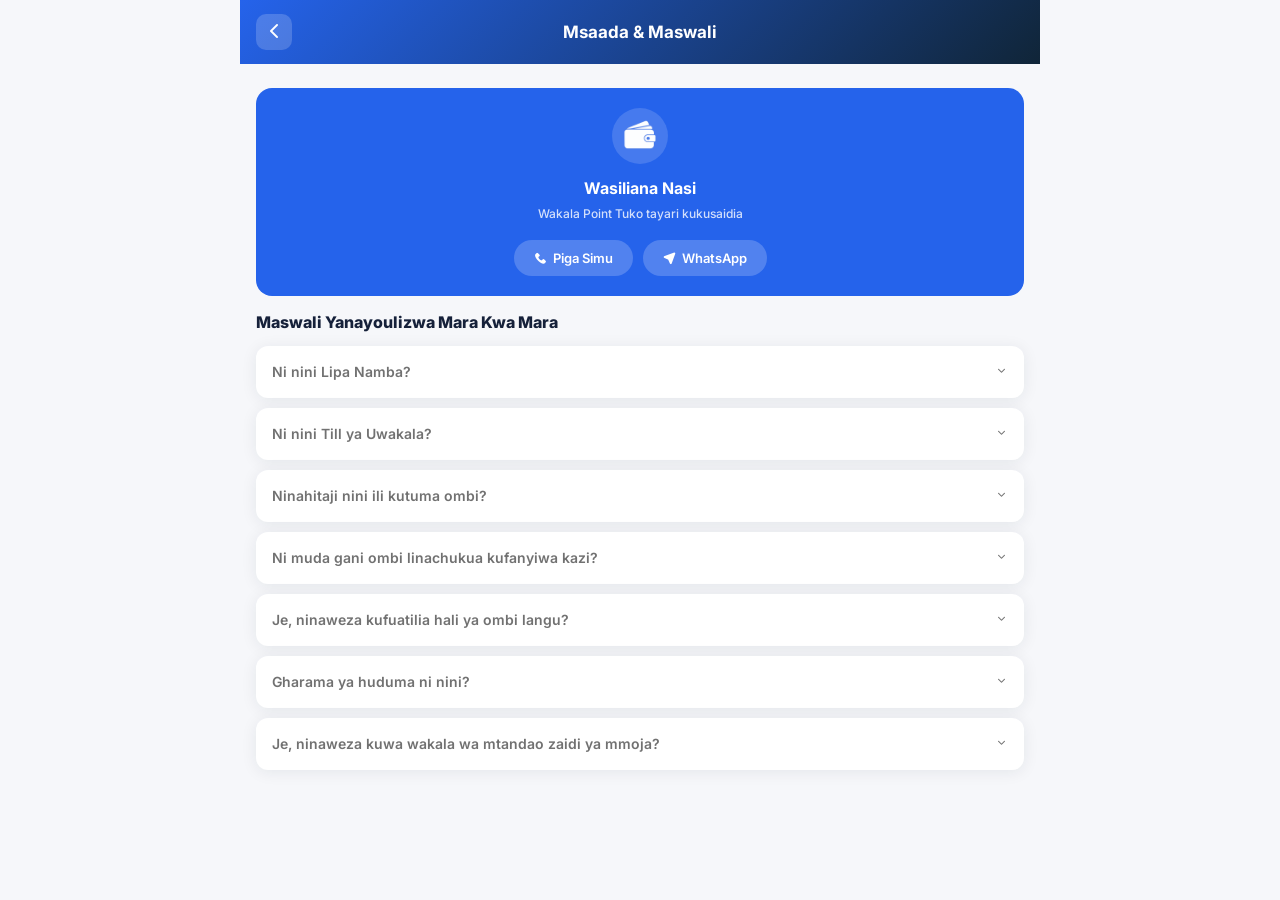
<file: msaada.html>
<!DOCTYPE html>
<html lang="sw">
<head>
  <meta charset="UTF-8">
  <meta name="viewport" content="width=device-width, initial-scale=1, maximum-scale=1, minimum-scale=1, viewport-fit=cover">
  <title>Msaada — Wakala Point</title>
  <link rel="manifest" href="manifest.json">
  <link rel="preconnect" href="https://fonts.googleapis.com">
  <link href="https://fonts.googleapis.com/css2?family=Inter:wght@400;500;600;700;800&display=swap" rel="stylesheet">
  <link rel="stylesheet" href="fonts.css">
  <link rel="stylesheet" href="icons-alipay.css">
  <link rel="stylesheet" href="bootstrap.css">
  <link rel="stylesheet" href="styles.css">
  <link rel="stylesheet" href="wakala.css">
</head>
<body class="bg_surface_color">
  <div class="preload preload-container">
    <div class="preload-logo"><div class="spinner"></div></div>
  </div>

  <div class="header is-fixed">
    <div class="tf-container">
      <div class="tf-statusbar justify-content-center">
        <a href="profile.html" class="back-btn"><i class="icon-left"></i></a>
        <h3>Msaada & Maswali</h3>
      </div>
    </div>
  </div>

  <div id="app-wrap" style="padding-top:72px;padding-bottom:76px;">
    <div class="tf-container" style="padding:16px;">

      <!-- Contact Buttons -->
      <div style="background:var(--wakala-primary);border-radius:16px;padding:20px;color:#fff;margin-bottom:16px;text-align:center;">
        <div style="width:56px;height:56px;border-radius:50%;background:rgba(255,255,255,0.15);display:flex;align-items:center;justify-content:center;margin:0 auto 12px;">
          <img src="logo-white.png" height="40">
        </div>
        <h3 style="font-size:16px;font-weight:700;margin:0 0 4px; color: white">Wasiliana Nasi</h3>
        <p style="font-size:12px;opacity:0.8;margin:0 0 16px;">Wakala Point Tuko tayari kukusaidia</p>
        <div style="display:flex;gap:10px;justify-content:center;">
          <a href="tel:+255698232313" style="background:rgba(255,255,255,0.2);color:#fff;padding:8px 20px;border-radius:20px;font-size:13px;font-weight:600;text-decoration:none;display:flex;align-items:center;gap:6px;"><i class="icon-phone"></i> Piga Simu</a>
          <a href="https://wa.me/255698232313" style="background:rgba(255,255,255,0.2);color:#fff;padding:8px 20px;border-radius:20px;font-size:13px;font-weight:600;text-decoration:none;display:flex;align-items:center;gap:6px;"><i class="icon-send2"></i> WhatsApp</a>
        </div>
      </div>

      <!-- FAQ -->
      <p class="section-title">Maswali Yanayoulizwa Mara Kwa Mara</p>

      <div id="faq-list"></div>

    </div>
  </div>

  <style>
    .faq-item { background:#fff; border-radius:12px; margin-bottom:10px; box-shadow:var(--wakala-shadow); overflow:hidden; }
    .faq-q { padding:16px; display:flex; justify-content:space-between; align-items:center; cursor:pointer; font-size:14px; font-weight:600; }
    .faq-a { padding:0 16px; max-height:0; overflow:hidden; transition:all 0.3s; font-size:13px; color:var(--wakala-text-muted); line-height:1.6; }
    .faq-a.open { max-height:200px; padding:0 16px 16px; }
    .faq-icon { transition:transform 0.3s; font-size:12px; }
    .faq-icon.open { transform:rotate(180deg); }
  </style>

  <script src="jquery.min.js"></script>
  <script src="wakala.js"></script>
  <script src="main.js"></script>
  <script src="sidebar.js"></script>
  <script>
    const faqs = [
      { q: 'Ni nini Lipa Namba?', a: 'Lipa Namba ni namba ya kipekee inayokuwezesha kupokea malipo ya simu (M-Pesa, Tigo Pesa, Airtel Money) kwa biashara yako. Wateja wanaweza kukupelekea fedha kwa kutumia namba hiyo.' },
      { q: 'Ni nini Till ya Uwakala?', a: 'Till ya Uwakala ni akaunti inayokuwezesha kufanya kazi kama mwakilishi wa kampuni ya simu. Unaweza kutoa na kupokea fedha kwa wateja, kulipa bili, na kupata kamisheni kila wakati.' },
      { q: 'Ninahitaji nini ili kutuma ombi?', a: 'Unahitaji: kitambulisho cha utambulisho (NIDA, Pasi, au Voter ID), namba ya simu inayofanya kazi, na kama ni biashara, namba ya usajili wa BRELA/TRA.' },
      { q: 'Ni muda gani ombi linachukua kufanyiwa kazi?', a: 'Maombi mengi yanashughulikiwa ndani ya siku 1–3 za kazi. Mara tu ombi lako limekamilika, utapata arifa kwenye programu na simu yako.' },
      { q: 'Je, ninaweza kufuatilia hali ya ombi langu?', a: 'Ndiyo! Nenda sehemu ya "Maombi Yangu" au bonyeza ombi mahususi kuona hali yake kwa wakati halisi pamoja na ujumbe wa timu yetu.' },
      { q: 'Gharama ya huduma ni nini?', a: 'Uwasiliano wa awali na usajili ni BURE. Baadaye, ada ndogo inategemea mtandao na aina ya huduma. Tutakuarifu kabla ya malipo yoyote.' },
      { q: 'Je, ninaweza kuwa wakala wa mtandao zaidi ya mmoja?', a: 'Unaweza kuomba wakala wa mtandao tofauti, lakini kila ombi linahusishwa na akaunti tofauti. Wasiliana nasi kwa mazungumzo zaidi.' },
    ];

    document.getElementById('faq-list').innerHTML = faqs.map((f, i) => `
      <div class="faq-item">
        <div class="faq-q" onclick="toggleFaq(${i})">
          <span>${f.q}</span>
          <span class="faq-icon" id="icon-${i}"><i class="icon-down"></i></span>
        </div>
        <div class="faq-a" id="ans-${i}">${f.a}</div>
      </div>
    `).join('');

    function toggleFaq(i) {
      const ans = document.getElementById('ans-' + i);
      const icon = document.getElementById('icon-' + i);
      ans.classList.toggle('open');
      icon.classList.toggle('open');
    }
  </script>
</body>
</html>
</file>
<file: fonts.css>
/* cyrillic-ext */
@font-face {
    font-family: 'Plus Jakarta Sans';
    font-style: italic;
    font-weight: 300;
    font-display: swap;
    src: url(../../../../../external.html?link=https://fonts.gstatic.com/s/plusjakartasans/v7/LDIZaomQNQcsA88c7O9yZ4KMCoOg4KozySKCdSNG9OcqYQ17CS_aOKyYRw.woff2) format('woff2');
    unicode-range: U+0460-052F, U+1C80-1C88, U+20B4, U+2DE0-2DFF, U+A640-A69F, U+FE2E-FE2F;
}

/* vietnamese */
@font-face {
    font-family: 'Plus Jakarta Sans';
    font-style: italic;
    font-weight: 300;
    font-display: swap;
    src: url(../../../../../external.html?link=https://fonts.gstatic.com/s/plusjakartasans/v7/LDIZaomQNQcsA88c7O9yZ4KMCoOg4KozySKCdSNG9OcqYQ17CS_YOKyYRw.woff2) format('woff2');
    unicode-range: U+0102-0103, U+0110-0111, U+0128-0129, U+0168-0169, U+01A0-01A1, U+01AF-01B0, U+0300-0301, U+0303-0304, U+0308-0309, U+0323, U+0329, U+1EA0-1EF9, U+20AB;
}

/* latin-ext */
@font-face {
    font-family: 'Plus Jakarta Sans';
    font-style: italic;
    font-weight: 300;
    font-display: swap;
    src: url(../../../../../external.html?link=https://fonts.gstatic.com/s/plusjakartasans/v7/LDIZaomQNQcsA88c7O9yZ4KMCoOg4KozySKCdSNG9OcqYQ17CS_ZOKyYRw.woff2) format('woff2');
    unicode-range: U+0100-02AF, U+0304, U+0308, U+0329, U+1E00-1E9F, U+1EF2-1EFF, U+2020, U+20A0-20AB, U+20AD-20CF, U+2113, U+2C60-2C7F, U+A720-A7FF;
}

/* latin */
@font-face {
    font-family: 'Plus Jakarta Sans';
    font-style: italic;
    font-weight: 300;
    font-display: swap;
    src: url(../../../../../external.html?link=https://fonts.gstatic.com/s/plusjakartasans/v7/LDIZaomQNQcsA88c7O9yZ4KMCoOg4KozySKCdSNG9OcqYQ17CS_XOKw.woff2) format('woff2');
    unicode-range: U+0000-00FF, U+0131, U+0152-0153, U+02BB-02BC, U+02C6, U+02DA, U+02DC, U+0304, U+0308, U+0329, U+2000-206F, U+2074, U+20AC, U+2122, U+2191, U+2193, U+2212, U+2215, U+FEFF, U+FFFD;
}

/* cyrillic-ext */
@font-face {
    font-family: 'Plus Jakarta Sans';
    font-style: normal;
    font-weight: 400;
    font-display: swap;
    src: url(../../../../../external.html?link=https://fonts.gstatic.com/s/plusjakartasans/v7/LDIoaomQNQcsA88c7O9yZ4KMCoOg4Ko70yyygA.woff2) format('woff2');
    unicode-range: U+0460-052F, U+1C80-1C88, U+20B4, U+2DE0-2DFF, U+A640-A69F, U+FE2E-FE2F;
}

/* vietnamese */
@font-face {
    font-family: 'Plus Jakarta Sans';
    font-style: normal;
    font-weight: 400;
    font-display: swap;
    src: url(../../../../../external.html?link=https://fonts.gstatic.com/s/plusjakartasans/v7/LDIoaomQNQcsA88c7O9yZ4KMCoOg4Ko50yyygA.woff2) format('woff2');
    unicode-range: U+0102-0103, U+0110-0111, U+0128-0129, U+0168-0169, U+01A0-01A1, U+01AF-01B0, U+0300-0301, U+0303-0304, U+0308-0309, U+0323, U+0329, U+1EA0-1EF9, U+20AB;
}

/* latin-ext */
@font-face {
    font-family: 'Plus Jakarta Sans';
    font-style: normal;
    font-weight: 400;
    font-display: swap;
    src: url(../../../../../external.html?link=https://fonts.gstatic.com/s/plusjakartasans/v7/LDIoaomQNQcsA88c7O9yZ4KMCoOg4Ko40yyygA.woff2) format('woff2');
    unicode-range: U+0100-02AF, U+0304, U+0308, U+0329, U+1E00-1E9F, U+1EF2-1EFF, U+2020, U+20A0-20AB, U+20AD-20CF, U+2113, U+2C60-2C7F, U+A720-A7FF;
}

/* latin */
@font-face {
    font-family: 'Plus Jakarta Sans';
    font-style: normal;
    font-weight: 400;
    font-display: swap;
    src: url(../../../../../external.html?link=https://fonts.gstatic.com/s/plusjakartasans/v7/LDIoaomQNQcsA88c7O9yZ4KMCoOg4Ko20yw.woff2) format('woff2');
    unicode-range: U+0000-00FF, U+0131, U+0152-0153, U+02BB-02BC, U+02C6, U+02DA, U+02DC, U+0304, U+0308, U+0329, U+2000-206F, U+2074, U+20AC, U+2122, U+2191, U+2193, U+2212, U+2215, U+FEFF, U+FFFD;
}

/* cyrillic-ext */
@font-face {
    font-family: 'Plus Jakarta Sans';
    font-style: normal;
    font-weight: 500;
    font-display: swap;
    src: url(../../../../../external.html?link=https://fonts.gstatic.com/s/plusjakartasans/v7/LDIoaomQNQcsA88c7O9yZ4KMCoOg4Ko70yyygA.woff2) format('woff2');
    unicode-range: U+0460-052F, U+1C80-1C88, U+20B4, U+2DE0-2DFF, U+A640-A69F, U+FE2E-FE2F;
}

/* vietnamese */
@font-face {
    font-family: 'Plus Jakarta Sans';
    font-style: normal;
    font-weight: 500;
    font-display: swap;
    src: url(../../../../../external.html?link=https://fonts.gstatic.com/s/plusjakartasans/v7/LDIoaomQNQcsA88c7O9yZ4KMCoOg4Ko50yyygA.woff2) format('woff2');
    unicode-range: U+0102-0103, U+0110-0111, U+0128-0129, U+0168-0169, U+01A0-01A1, U+01AF-01B0, U+0300-0301, U+0303-0304, U+0308-0309, U+0323, U+0329, U+1EA0-1EF9, U+20AB;
}

/* latin-ext */
@font-face {
    font-family: 'Plus Jakarta Sans';
    font-style: normal;
    font-weight: 500;
    font-display: swap;
    src: url(../../../../../external.html?link=https://fonts.gstatic.com/s/plusjakartasans/v7/LDIoaomQNQcsA88c7O9yZ4KMCoOg4Ko40yyygA.woff2) format('woff2');
    unicode-range: U+0100-02AF, U+0304, U+0308, U+0329, U+1E00-1E9F, U+1EF2-1EFF, U+2020, U+20A0-20AB, U+20AD-20CF, U+2113, U+2C60-2C7F, U+A720-A7FF;
}

/* latin */
@font-face {
    font-family: 'Plus Jakarta Sans';
    font-style: normal;
    font-weight: 500;
    font-display: swap;
    src: url(../../../../../external.html?link=https://fonts.gstatic.com/s/plusjakartasans/v7/LDIoaomQNQcsA88c7O9yZ4KMCoOg4Ko20yw.woff2) format('woff2');
    unicode-range: U+0000-00FF, U+0131, U+0152-0153, U+02BB-02BC, U+02C6, U+02DA, U+02DC, U+0304, U+0308, U+0329, U+2000-206F, U+2074, U+20AC, U+2122, U+2191, U+2193, U+2212, U+2215, U+FEFF, U+FFFD;
}

/* cyrillic-ext */
@font-face {
    font-family: 'Plus Jakarta Sans';
    font-style: normal;
    font-weight: 600;
    font-display: swap;
    src: url(../../../../../external.html?link=https://fonts.gstatic.com/s/plusjakartasans/v7/LDIoaomQNQcsA88c7O9yZ4KMCoOg4Ko70yyygA.woff2) format('woff2');
    unicode-range: U+0460-052F, U+1C80-1C88, U+20B4, U+2DE0-2DFF, U+A640-A69F, U+FE2E-FE2F;
}

/* vietnamese */
@font-face {
    font-family: 'Plus Jakarta Sans';
    font-style: normal;
    font-weight: 600;
    font-display: swap;
    src: url(../../../../../external.html?link=https://fonts.gstatic.com/s/plusjakartasans/v7/LDIoaomQNQcsA88c7O9yZ4KMCoOg4Ko50yyygA.woff2) format('woff2');
    unicode-range: U+0102-0103, U+0110-0111, U+0128-0129, U+0168-0169, U+01A0-01A1, U+01AF-01B0, U+0300-0301, U+0303-0304, U+0308-0309, U+0323, U+0329, U+1EA0-1EF9, U+20AB;
}

/* latin-ext */
@font-face {
    font-family: 'Plus Jakarta Sans';
    font-style: normal;
    font-weight: 600;
    font-display: swap;
    src: url(../../../../../external.html?link=https://fonts.gstatic.com/s/plusjakartasans/v7/LDIoaomQNQcsA88c7O9yZ4KMCoOg4Ko40yyygA.woff2) format('woff2');
    unicode-range: U+0100-02AF, U+0304, U+0308, U+0329, U+1E00-1E9F, U+1EF2-1EFF, U+2020, U+20A0-20AB, U+20AD-20CF, U+2113, U+2C60-2C7F, U+A720-A7FF;
}

/* latin */
@font-face {
    font-family: 'Plus Jakarta Sans';
    font-style: normal;
    font-weight: 600;
    font-display: swap;
    src: url(../../../../../external.html?link=https://fonts.gstatic.com/s/plusjakartasans/v7/LDIoaomQNQcsA88c7O9yZ4KMCoOg4Ko20yw.woff2) format('woff2');
    unicode-range: U+0000-00FF, U+0131, U+0152-0153, U+02BB-02BC, U+02C6, U+02DA, U+02DC, U+0304, U+0308, U+0329, U+2000-206F, U+2074, U+20AC, U+2122, U+2191, U+2193, U+2212, U+2215, U+FEFF, U+FFFD;
}

/* cyrillic-ext */
@font-face {
    font-family: 'Plus Jakarta Sans';
    font-style: normal;
    font-weight: 700;
    font-display: swap;
    src: url(../../../../../external.html?link=https://fonts.gstatic.com/s/plusjakartasans/v7/LDIoaomQNQcsA88c7O9yZ4KMCoOg4Ko70yyygA.woff2) format('woff2');
    unicode-range: U+0460-052F, U+1C80-1C88, U+20B4, U+2DE0-2DFF, U+A640-A69F, U+FE2E-FE2F;
}

/* vietnamese */
@font-face {
    font-family: 'Plus Jakarta Sans';
    font-style: normal;
    font-weight: 700;
    font-display: swap;
    src: url(../../../../../external.html?link=https://fonts.gstatic.com/s/plusjakartasans/v7/LDIoaomQNQcsA88c7O9yZ4KMCoOg4Ko50yyygA.woff2) format('woff2');
    unicode-range: U+0102-0103, U+0110-0111, U+0128-0129, U+0168-0169, U+01A0-01A1, U+01AF-01B0, U+0300-0301, U+0303-0304, U+0308-0309, U+0323, U+0329, U+1EA0-1EF9, U+20AB;
}

/* latin-ext */
@font-face {
    font-family: 'Plus Jakarta Sans';
    font-style: normal;
    font-weight: 700;
    font-display: swap;
    src: url(../../../../../external.html?link=https://fonts.gstatic.com/s/plusjakartasans/v7/LDIoaomQNQcsA88c7O9yZ4KMCoOg4Ko40yyygA.woff2) format('woff2');
    unicode-range: U+0100-02AF, U+0304, U+0308, U+0329, U+1E00-1E9F, U+1EF2-1EFF, U+2020, U+20A0-20AB, U+20AD-20CF, U+2113, U+2C60-2C7F, U+A720-A7FF;
}

/* latin */
@font-face {
    font-family: 'Plus Jakarta Sans';
    font-style: normal;
    font-weight: 700;
    font-display: swap;
    src: url(../../../../../external.html?link=https://fonts.gstatic.com/s/plusjakartasans/v7/LDIoaomQNQcsA88c7O9yZ4KMCoOg4Ko20yw.woff2) format('woff2');
    unicode-range: U+0000-00FF, U+0131, U+0152-0153, U+02BB-02BC, U+02C6, U+02DA, U+02DC, U+0304, U+0308, U+0329, U+2000-206F, U+2074, U+20AC, U+2122, U+2191, U+2193, U+2212, U+2215, U+FEFF, U+FFFD;
}
</file>
<file: icons-alipay.css>
@font-face {
  font-family: 'icomoon';
  src:  url('icomoonafa8.eot');
  src:  url('icomoonafa8.eot#iefix') format('embedded-opentype'),
    url('icomoonafa8.ttf') format('truetype'),
    url('icomoonafa8.woff') format('woff'),
    url('icomoonafa8.svg#icomoon') format('svg');
  font-weight: normal;
  font-style: normal;
  font-display: block;
}

[class^="icon-"], [class*=" icon-"] {
  /* use !important to prevent issues with browser extensions that change fonts */
  font-family: 'icomoon' !important;
  speak: never;
  font-style: normal;
  font-weight: normal;
  font-variant: normal;
  text-transform: none;
  line-height: 1;

  /* Better Font Rendering =========== */
  -webkit-font-smoothing: antialiased;
  -moz-osx-font-smoothing: grayscale;
}

.icon-bankgroup:before {
  content: "\eafd";
  color: #533dea;
}
.icon-vector-star:before {
  content: "\eb69";
}
.icon-camera:before {
  content: "\e906";
  color: #fff;
}
.icon-driver .path1:before {
  content: "\e907";
  color: rgb(197, 197, 197);
}
.icon-driver .path2:before {
  content: "\e908";
  margin-left: -1em;
  color: rgb(197, 197, 197);
}
.icon-driver .path3:before {
  content: "\e909";
  margin-left: -1em;
  color: rgb(30, 30, 30);
}
.icon-star:before {
  content: "\e90a";
  color: #f2c71c;
}
.icon-send4:before {
  content: "\e90b";
  color: #fff;
}
.icon-my-qr .path1:before {
  content: "\e90d";
  color: rgb(113, 113, 113);
}
.icon-my-qr .path2:before {
  content: "\e90e";
  margin-left: -1em;
  color: rgb(113, 113, 113);
}
.icon-my-qr .path3:before {
  content: "\e90f";
  margin-left: -1em;
  color: rgb(113, 113, 113);
}
.icon-my-qr .path4:before {
  content: "\e910";
  margin-left: -1em;
  color: rgb(83, 61, 234);
}
.icon-my-qr .path5:before {
  content: "\e911";
  margin-left: -1em;
  color: rgb(113, 113, 113);
}
.icon-my-qr .path6:before {
  content: "\e912";
  margin-left: -1em;
  color: rgb(113, 113, 113);
}
.icon-my-qr .path7:before {
  content: "\e913";
  margin-left: -1em;
  color: rgb(113, 113, 113);
}
.icon-group-transfers .path1:before {
  content: "\e914";
  color: rgb(113, 113, 113);
}
.icon-group-transfers .path2:before {
  content: "\e915";
  margin-left: -0.8662109375em;
  color: rgb(113, 113, 113);
}
.icon-group-transfers .path3:before {
  content: "\e916";
  margin-left: -0.8662109375em;
  color: rgb(83, 61, 234);
}
.icon-group-credit-card .path1:before {
  content: "\e917";
  color: rgb(113, 113, 113);
}
.icon-group-credit-card .path2:before {
  content: "\e918";
  margin-left: -1.025390625em;
  color: rgb(113, 113, 113);
}
.icon-group-credit-card .path3:before {
  content: "\e919";
  margin-left: -1.025390625em;
  color: rgb(83, 61, 234);
}
.icon-topup .path1:before {
  content: "\e91a";
  color: rgb(113, 113, 113);
}
.icon-topup .path2:before {
  content: "\e91b";
  margin-left: -1.025390625em;
  color: rgb(113, 113, 113);
}
.icon-topup .path3:before {
  content: "\e91c";
  margin-left: -1.025390625em;
  color: rgb(255, 255, 255);
}
.icon-topup .path4:before {
  content: "\e91d";
  margin-left: -1.025390625em;
  color: rgb(83, 61, 234);
}
.icon-group-dollar:before {
  content: "\e91e";
  color: #f2c71c;
}
.icon-setting1:before {
  content: "\e95d";
}
.icon-user3:before {
  content: "\e9a7";
}
.icon-mail:before {
  content: "\e929";
}
.icon-phone:before {
  content: "\e9aa";
}
.icon-wlet:before {
  content: "\eb6f";
}
.icon-user:before {
  content: "\eb70";
}
.icon-eye:before {
  content: "\eb6a";
  color: #c5c5c5;
}
.icon-apple:before {
  content: "\e91f";
}
.icon-google .path1:before {
  content: "\e920";
  color: rgb(22, 126, 230);
}
.icon-google .path2:before {
  content: "\e921";
  margin-left: -1em;
  color: rgb(18, 179, 71);
}
.icon-google .path3:before {
  content: "\e922";
  margin-left: -1em;
  color: rgb(15, 153, 62);
}
.icon-google .path4:before {
  content: "\e923";
  margin-left: -1em;
  color: rgb(255, 213, 0);
}
.icon-google .path5:before {
  content: "\e924";
  margin-left: -1em;
  color: rgb(255, 75, 38);
}
.icon-google .path6:before {
  content: "\e925";
  margin-left: -1em;
  color: rgb(217, 63, 33);
}
.icon-facebook .path1:before {
  content: "\e926";
  color: rgb(24, 119, 242);
}
.icon-facebook .path2:before {
  content: "\e927";
  margin-left: -1em;
  color: rgb(255, 255, 255);
}
.icon-location:before {
  content: "\e928";
  color: #717171;
}
.icon-bil .path1:before {
  content: "\e92a";
  color: rgb(255, 206, 0);
}
.icon-bil .path2:before {
  content: "\e92b";
  margin-left: -1em;
  color: rgb(255, 206, 0);
}
.icon-bil .path3:before {
  content: "\e92c";
  margin-left: -1em;
  color: rgb(255, 255, 255);
}
.icon-bil .path4:before {
  content: "\e92d";
  margin-left: -1em;
  color: rgb(255, 255, 255);
}
.icon-bil .path5:before {
  content: "\e92e";
  margin-left: -1em;
  color: rgb(99, 105, 120);
}
.icon-bil .path6:before {
  content: "\e92f";
  margin-left: -1em;
  color: rgb(99, 105, 120);
}
.icon-bil .path7:before {
  content: "\e930";
  margin-left: -1em;
  color: rgb(99, 105, 120);
}
.icon-bil .path8:before {
  content: "\e931";
  margin-left: -1em;
  color: rgb(255, 108, 82);
}
.icon-bil .path9:before {
  content: "\e932";
  margin-left: -1em;
  color: rgb(99, 105, 120);
}
.icon-bil .path10:before {
  content: "\e933";
  margin-left: -1em;
  color: rgb(99, 105, 120);
}
.icon-bil .path11:before {
  content: "\e934";
  margin-left: -1em;
  color: rgb(65, 73, 82);
}
.icon-term .path1:before {
  content: "\e935";
  color: rgb(56, 43, 115);
}
.icon-term .path2:before {
  content: "\e936";
  margin-left: -1em;
  color: rgb(71, 48, 128);
}
.icon-term .path3:before {
  content: "\e937";
  margin-left: -1em;
  color: rgb(56, 43, 115);
}
.icon-term .path4:before {
  content: "\e938";
  margin-left: -1em;
  color: rgb(209, 211, 212);
}
.icon-term .path5:before {
  content: "\e939";
  margin-left: -1em;
  color: rgb(255, 255, 255);
}
.icon-term .path6:before {
  content: "\e93a";
  margin-left: -1em;
  color: rgb(209, 211, 212);
}
.icon-term .path7:before {
  content: "\e93b";
  margin-left: -1em;
  color: rgb(28, 174, 228);
}
.icon-term .path8:before {
  content: "\e93c";
  margin-left: -1em;
  color: rgb(0, 154, 221);
}
.icon-term .path9:before {
  content: "\e93d";
  margin-left: -1em;
  color: rgb(19, 109, 160);
}
.icon-term .path10:before {
  content: "\e93e";
  margin-left: -1em;
  color: rgb(19, 109, 160);
}
.icon-term .path11:before {
  content: "\e93f";
  margin-left: -1em;
  color: rgb(255, 255, 255);
}
.icon-term .path12:before {
  content: "\e940";
  margin-left: -1em;
  color: rgb(209, 211, 212);
}
.icon-term .path13:before {
  content: "\e941";
  margin-left: -1em;
  color: rgb(255, 255, 255);
}
.icon-term .path14:before {
  content: "\e942";
  margin-left: -1em;
  color: rgb(209, 211, 212);
}
.icon-term .path15:before {
  content: "\e943";
  margin-left: -1em;
  color: rgb(230, 231, 232);
}
.icon-term .path16:before {
  content: "\e944";
  margin-left: -1em;
  color: rgb(230, 231, 232);
}
.icon-term .path17:before {
  content: "\e945";
  margin-left: -1em;
  color: rgb(230, 231, 232);
}
.icon-term .path18:before {
  content: "\e946";
  margin-left: -1em;
  color: rgb(230, 231, 232);
}
.icon-term .path19:before {
  content: "\e947";
  margin-left: -1em;
  color: rgb(230, 231, 232);
}
.icon-term .path20:before {
  content: "\e948";
  margin-left: -1em;
  color: rgb(28, 174, 228);
}
.icon-term .path21:before {
  content: "\e949";
  margin-left: -1em;
  color: rgb(230, 231, 232);
}
.icon-term .path22:before {
  content: "\e94a";
  margin-left: -1em;
  color: rgb(230, 231, 232);
}
.icon-term .path23:before {
  content: "\e94b";
  margin-left: -1em;
  color: rgb(230, 231, 232);
}
.icon-term .path24:before {
  content: "\e94c";
  margin-left: -1em;
  color: rgb(230, 231, 232);
}
.icon-term .path25:before {
  content: "\e94d";
  margin-left: -1em;
  color: rgb(230, 231, 232);
}
.icon-term .path26:before {
  content: "\e94e";
  margin-left: -1em;
  color: rgb(230, 231, 232);
}
.icon-term .path27:before {
  content: "\e94f";
  margin-left: -1em;
  color: rgb(231, 173, 39);
}
.icon-term .path28:before {
  content: "\e950";
  margin-left: -1em;
  color: rgb(254, 222, 58);
}
.icon-term .path29:before {
  content: "\e951";
  margin-left: -1em;
  color: rgb(247, 203, 21);
}
.icon-term .path30:before {
  content: "\e952";
  margin-left: -1em;
  color: rgb(231, 173, 39);
}
.icon-term .path31:before {
  content: "\e953";
  margin-left: -1em;
  color: rgb(231, 173, 39);
}
.icon-term .path32:before {
  content: "\e954";
  margin-left: -1em;
  color: rgb(209, 211, 212);
}
.icon-term .path33:before {
  content: "\e955";
  margin-left: -1em;
  color: rgb(255, 255, 255);
}
.icon-bill .path1:before {
  content: "\e956";
  color: rgb(0, 0, 0);
}
.icon-bill .path2:before {
  content: "\e957";
  margin-left: -1em;
  color: rgb(244, 81, 81);
}
.icon-bill .path3:before {
  content: "\e958";
  margin-left: -1em;
  color: rgb(255, 255, 255);
}
.icon-bill .path4:before {
  content: "\e959";
  margin-left: -1em;
  color: rgb(255, 255, 255);
}
.icon-send2:before {
  content: "\e95a";
}
.icon-arrow-up_minor:before {
  content: "\e95b";
  color: #533dea;
}
.icon-wallet-filled-money-tool:before {
  content: "\e95c";
}
.icon-bank2:before {
  content: "\eb68";
}
.icon-friends:before {
  content: "\e95e";
}
.icon-filter:before {
  content: "\e9a2";
}
.icon-manage .path1:before {
  content: "\e960";
  color: rgb(89, 108, 128);
}
.icon-manage .path2:before {
  content: "\e961";
  margin-left: -1em;
  color: rgb(242, 242, 242);
}
.icon-manage .path3:before {
  content: "\e962";
  margin-left: -1em;
  color: rgb(174, 206, 248);
}
.icon-manage .path4:before {
  content: "\e963";
  margin-left: -1em;
  color: rgb(242, 242, 242);
}
.icon-manage .path5:before {
  content: "\e964";
  margin-left: -1em;
  color: rgb(255, 187, 51);
}
.icon-manage .path6:before {
  content: "\e965";
  margin-left: -1em;
  color: rgb(41, 112, 204);
}
.icon-manage .path7:before {
  content: "\e966";
  margin-left: -1em;
  color: rgb(217, 87, 93);
}
.icon-manage .path8:before {
  content: "\e967";
  margin-left: -1em;
  color: rgb(62, 153, 68);
}
.icon-manage .path9:before {
  content: "\e968";
  margin-left: -1em;
  color: rgb(71, 86, 102);
}
.icon-statistics .path1:before {
  content: "\e969";
  color: rgb(250, 190, 44);
}
.icon-statistics .path2:before {
  content: "\e96a";
  margin-left: -1em;
  color: rgb(106, 169, 255);
}
.icon-statistics .path3:before {
  content: "\e96b";
  margin-left: -1em;
  color: rgb(255, 67, 91);
}
.icon-statistics .path4:before {
  content: "\e96c";
  margin-left: -1em;
  color: rgb(254, 216, 67);
}
.icon-statistics .path5:before {
  content: "\e96d";
  margin-left: -1em;
  color: rgb(255, 123, 74);
}
.icon-statistics .path6:before {
  content: "\e96e";
  margin-left: -1em;
  color: rgb(255, 67, 91);
}
.icon-statistics .path7:before {
  content: "\e96f";
  margin-left: -1em;
  color: rgb(126, 216, 246);
}
.icon-statistics .path8:before {
  content: "\e970";
  margin-left: -1em;
  color: rgb(97, 114, 155);
}
.icon-secure1:before {
  content: "\e971";
}
.icon-loanpayment .path1:before {
  content: "\e972";
  color: rgb(149, 76, 53);
}
.icon-loanpayment .path2:before {
  content: "\e973";
  margin-left: -1em;
  color: rgb(149, 76, 53);
}
.icon-loanpayment .path3:before {
  content: "\e974";
  margin-left: -1em;
  color: rgb(32, 183, 161);
}
.icon-loanpayment .path4:before {
  content: "\e975";
  margin-left: -1em;
  color: rgb(36, 211, 181);
}
.icon-loanpayment .path5:before {
  content: "\e976";
  margin-left: -1em;
  color: rgb(255, 222, 145);
}
.icon-loanpayment .path6:before {
  content: "\e977";
  margin-left: -1em;
  color: rgb(237, 196, 114);
}
.icon-loanpayment .path7:before {
  content: "\e978";
  margin-left: -1em;
  color: rgb(255, 222, 145);
}
.icon-loanpayment .path8:before {
  content: "\e979";
  margin-left: -1em;
  color: rgb(255, 232, 156);
}
.icon-loanpayment .path9:before {
  content: "\e97a";
  margin-left: -1em;
  color: rgb(219, 173, 92);
}
.icon-loanpayment .path10:before {
  content: "\e97b";
  margin-left: -1em;
  color: rgb(237, 196, 114);
}
.icon-loanpayment .path11:before {
  content: "\e97c";
  margin-left: -1em;
  color: rgb(255, 232, 156);
}
.icon-loanpayment .path12:before {
  content: "\e97d";
  margin-left: -1em;
  color: rgb(255, 232, 156);
}
.icon-loanpayment .path13:before {
  content: "\e97e";
  margin-left: -1em;
  color: rgb(252, 242, 182);
}
.icon-loanpayment .path14:before {
  content: "\e97f";
  margin-left: -1em;
  color: rgb(219, 173, 92);
}
.icon-loanpayment .path15:before {
  content: "\e980";
  margin-left: -1em;
  color: rgb(237, 196, 114);
}
.icon-loanpayment .path16:before {
  content: "\e981";
  margin-left: -1em;
  color: rgb(255, 232, 156);
}
.icon-loanpayment .path17:before {
  content: "\e982";
  margin-left: -1em;
  color: rgb(192, 105, 78);
}
.icon-loanpayment .path18:before {
  content: "\e983";
  margin-left: -1em;
  color: rgb(201, 126, 103);
}
.icon-loanpayment .path19:before {
  content: "\e984";
  margin-left: -1em;
  color: rgb(255, 222, 145);
}
.icon-loanpayment .path20:before {
  content: "\e985";
  margin-left: -1em;
  color: rgb(255, 222, 145);
}
.icon-loanpayment .path21:before {
  content: "\e986";
  margin-left: -1em;
  color: rgb(255, 222, 145);
}
.icon-loanpayment .path22:before {
  content: "\e987";
  margin-left: -1em;
  color: rgb(255, 222, 145);
}
.icon-loanpayment .path23:before {
  content: "\e988";
  margin-left: -1em;
  color: rgb(237, 196, 114);
}
.icon-environment .path1:before {
  content: "\e989";
  color: rgb(199, 174, 113);
}
.icon-environment .path2:before {
  content: "\e98a";
  margin-left: -1em;
  color: rgb(126, 180, 87);
}
.icon-environment .path3:before {
  content: "\e98b";
  margin-left: -1em;
  color: rgb(126, 180, 87);
}
.icon-environment .path4:before {
  content: "\e98c";
  margin-left: -1em;
  color: rgb(208, 210, 75);
}
.icon-environment .path5:before {
  content: "\e98d";
  margin-left: -1em;
  color: rgb(95, 149, 72);
}
.icon-environment .path6:before {
  content: "\e98e";
  margin-left: -1em;
  color: rgb(95, 149, 72);
}
.icon-environment .path7:before {
  content: "\e98f";
  margin-left: -1em;
  color: rgb(95, 149, 72);
}
.icon-environment .path8:before {
  content: "\e990";
  margin-left: -1em;
  color: rgb(126, 180, 87);
}
.icon-environment .path9:before {
  content: "\e991";
  margin-left: -1em;
  color: rgb(208, 210, 75);
}
.icon-environment .path10:before {
  content: "\e992";
  margin-left: -1em;
  color: rgb(126, 180, 87);
}
.icon-environment .path11:before {
  content: "\e993";
  margin-left: -1em;
  color: rgb(208, 210, 75);
}
.icon-noti:before {
  content: "\eb6e";
}
.icon-check:before {
  content: "\eaed";
}
.icon-water2:before {
  content: "\e994";
  color: #438df7;
}
.icon-light .path1:before {
  content: "\e995";
  color: rgb(255, 209, 92);
}
.icon-light .path2:before {
  content: "\e996";
  margin-left: -1em;
  color: rgb(255, 255, 255);
}
.icon-light .path3:before {
  content: "\e997";
  margin-left: -1em;
  color: rgb(52, 74, 94);
}
.icon-light .path4:before {
  content: "\e998";
  margin-left: -1em;
  color: rgb(52, 74, 94);
}
.icon-light .path5:before {
  content: "\e999";
  margin-left: -1em;
  color: rgb(65, 90, 107);
}
.icon-light .path6:before {
  content: "\e99a";
  margin-left: -1em;
  color: rgb(65, 90, 107);
}
.icon-light .path7:before {
  content: "\e99b";
  margin-left: -1em;
  color: rgb(255, 209, 92);
}
.icon-light .path8:before {
  content: "\e99c";
  margin-left: -1em;
  color: rgb(255, 209, 92);
}
.icon-light .path9:before {
  content: "\e99d";
  margin-left: -1em;
  color: rgb(255, 209, 92);
}
.icon-light .path10:before {
  content: "\e99e";
  margin-left: -1em;
  color: rgb(255, 209, 92);
}
.icon-light .path11:before {
  content: "\e99f";
  margin-left: -1em;
  color: rgb(255, 209, 92);
}
.icon-light .path12:before {
  content: "\e9a0";
  margin-left: -1em;
  color: rgb(255, 209, 92);
}
.icon-light .path13:before {
  content: "\e9a1";
  margin-left: -1em;
  color: rgb(255, 209, 92);
}
.icon-home2:before {
  content: "\e9a3";
  color: #533dea;
  font-size: 20px;
}
.icon-path49:before {
  content: "\e9a4";
}
.icon-union:before {
  content: "\e9a5";
}
.icon-clear:before {
  content: "\e9a6";
}
.icon-visa:before {
  content: "\e95f";
}
.icon-info:before {
  content: "\e9a8";
}
.icon-calendar2:before {
  content: "\e9a9";
}
.icon-email:before {
  content: "\e9ab";
}
.icon-copy2:before {
  content: "\e9ac";
}
.icon-request:before {
  content: "\e9ad";
}
.icon-send:before {
  content: "\e9ae";
}
.icon-calendar:before {
  content: "\e9af";
}
.icon-camera-to-take-photos:before {
  content: "\e9b0";
}
.icon-recycle-bin:before {
  content: "\e9b1";
}
.icon-more1:before {
  content: "\e9b2";
}
.icon-edit:before {
  content: "\e9b3";
}
.icon-plus:before {
  content: "\e9b4";
}
.icon-travel .path1:before {
  content: "\e9b5";
  color: rgb(149, 165, 165);
}
.icon-travel .path2:before {
  content: "\e9b6";
  margin-left: -1em;
  color: rgb(149, 165, 165);
}
.icon-travel .path3:before {
  content: "\e9b7";
  margin-left: -1em;
  color: rgb(53, 73, 94);
}
.icon-travel .path4:before {
  content: "\e9b8";
  margin-left: -1em;
  color: rgb(53, 73, 94);
}
.icon-travel .path5:before {
  content: "\e9b9";
  margin-left: -1em;
  color: rgb(63, 92, 108);
}
.icon-travel .path6:before {
  content: "\e9ba";
  margin-left: -1em;
  color: rgb(41, 128, 186);
}
.icon-travel .path7:before {
  content: "\e9bb";
  margin-left: -1em;
  color: rgb(59, 151, 211);
}
.icon-travel .path8:before {
  content: "\e9bc";
  margin-left: -1em;
  color: rgb(59, 151, 211);
}
.icon-travel .path9:before {
  content: "\e9bd";
  margin-left: -1em;
  color: rgb(59, 151, 211);
}
.icon-travel .path10:before {
  content: "\e9be";
  margin-left: -1em;
  color: rgb(59, 151, 211);
}
.icon-travel .path11:before {
  content: "\e9bf";
  margin-left: -1em;
  color: rgb(53, 73, 94);
}
.icon-travel .path12:before {
  content: "\e9c0";
  margin-left: -1em;
  color: rgb(149, 165, 165);
}
.icon-travel .path13:before {
  content: "\e9c1";
  margin-left: -1em;
  color: rgb(229, 126, 37);
}
.icon-travel .path14:before {
  content: "\e9c2";
  margin-left: -1em;
  color: rgb(63, 92, 108);
}
.icon-travel .path15:before {
  content: "\e9c3";
  margin-left: -1em;
  color: rgb(242, 156, 31);
}
.icon-travel .path16:before {
  content: "\e9c4";
  margin-left: -1em;
  color: rgb(128, 47, 52);
}
.icon-travel .path17:before {
  content: "\e9c5";
  margin-left: -1em;
  color: rgb(192, 58, 43);
}
.icon-travel .path18:before {
  content: "\e9c6";
  margin-left: -1em;
  color: rgb(165, 106, 67);
}
.icon-travel .path19:before {
  content: "\e9c7";
  margin-left: -1em;
  color: rgb(128, 83, 51);
}
.icon-travel .path20:before {
  content: "\e9c8";
  margin-left: -1em;
  color: rgb(243, 213, 91);
}
.icon-travel .path21:before {
  content: "\e9c9";
  margin-left: -1em;
  color: rgb(243, 213, 91);
}
.icon-travel .path22:before {
  content: "\e9ca";
  margin-left: -1em;
  color: rgb(243, 213, 91);
}
.icon-travel .path23:before {
  content: "\e9cb";
  margin-left: -1em;
  color: rgb(243, 213, 91);
}
.icon-travel .path24:before {
  content: "\e9cc";
  margin-left: -1em;
  color: rgb(243, 213, 91);
}
.icon-travel .path25:before {
  content: "\e9cd";
  margin-left: -1em;
  color: rgb(189, 195, 199);
}
.icon-travel .path26:before {
  content: "\e9ce";
  margin-left: -1em;
  color: rgb(189, 195, 199);
}
.icon-vouucher .path1:before {
  content: "\e9cf";
  color: rgb(223, 100, 110);
}
.icon-vouucher .path2:before {
  content: "\e9d0";
  margin-left: -1em;
  color: rgb(223, 100, 110);
}
.icon-vouucher .path3:before {
  content: "\e9d1";
  margin-left: -1em;
  color: rgb(220, 73, 85);
}
.icon-vouucher .path4:before {
  content: "\e9d2";
  margin-left: -1em;
  color: rgb(220, 73, 85);
}
.icon-vouucher .path5:before {
  content: "\e9d3";
  margin-left: -1em;
  color: rgb(220, 73, 85);
}
.icon-vouucher .path6:before {
  content: "\e9d4";
  margin-left: -1em;
  color: rgb(249, 175, 56);
}
.icon-vouucher .path7:before {
  content: "\e9d5";
  margin-left: -1em;
  color: rgb(244, 137, 49);
}
.icon-vouucher .path8:before {
  content: "\e9d6";
  margin-left: -1em;
  color: rgb(244, 137, 49);
}
.icon-vouucher .path9:before {
  content: "\e9d7";
  margin-left: -1em;
  color: rgb(244, 137, 49);
}
.icon-vouucher .path10:before {
  content: "\e9d8";
  margin-left: -1em;
  color: rgb(244, 137, 49);
}
.icon-vouucher .path11:before {
  content: "\e9d9";
  margin-left: -1em;
  color: rgb(244, 137, 49);
}
.icon-vouucher .path12:before {
  content: "\e9da";
  margin-left: -1em;
  color: rgb(244, 137, 49);
}
.icon-vouucher .path13:before {
  content: "\e9db";
  margin-left: -1em;
  color: rgb(223, 100, 110);
}
.icon-vouucher .path14:before {
  content: "\e9dc";
  margin-left: -1em;
  color: rgb(223, 100, 110);
}
.icon-vouucher .path15:before {
  content: "\e9dd";
  margin-left: -1em;
  color: rgb(223, 100, 110);
}
.icon-coffee .path1:before {
  content: "\e9de";
  color: rgb(192, 58, 43);
}
.icon-coffee .path2:before {
  content: "\e9df";
  margin-left: -1em;
  color: rgb(189, 195, 199);
}
.icon-coffee .path3:before {
  content: "\e9e0";
  margin-left: -1em;
  color: rgb(230, 76, 60);
}
.icon-coffee .path4:before {
  content: "\e9e1";
  margin-left: -1em;
  color: rgb(189, 195, 199);
}
.icon-coffee .path5:before {
  content: "\e9e2";
  margin-left: -1em;
  color: rgb(165, 106, 67);
}
.icon-coffee .path6:before {
  content: "\e9e3";
  margin-left: -1em;
  color: rgb(242, 156, 31);
}
.icon-coffee .path7:before {
  content: "\e9e4";
  margin-left: -1em;
  color: rgb(229, 126, 37);
}
.icon-coffee .path8:before {
  content: "\e9e5";
  margin-left: -1em;
  color: rgb(165, 106, 67);
}
.icon-coffee .path9:before {
  content: "\e9e6";
  margin-left: -1em;
  color: rgb(236, 240, 241);
}
.icon-coffee .path10:before {
  content: "\e9e7";
  margin-left: -1em;
  color: rgb(165, 106, 67);
}
.icon-coffee .path11:before {
  content: "\e9e8";
  margin-left: -1em;
  color: rgb(128, 83, 51);
}
.icon-gift-box .path1:before {
  content: "\e9e9";
  color: rgb(252, 26, 64);
}
.icon-gift-box .path2:before {
  content: "\e9ea";
  margin-left: -1em;
  color: rgb(198, 0, 52);
}
.icon-gift-box .path3:before {
  content: "\e9eb";
  margin-left: -1em;
  color: rgb(254, 153, 35);
}
.icon-gift-box .path4:before {
  content: "\e9ec";
  margin-left: -1em;
  color: rgb(254, 136, 33);
}
.icon-gift-box .path5:before {
  content: "\e9ed";
  margin-left: -1em;
  color: rgb(255, 62, 117);
}
.icon-gift-box .path6:before {
  content: "\e9ee";
  margin-left: -1em;
  color: rgb(252, 26, 64);
}
.icon-gift-box .path7:before {
  content: "\e9ef";
  margin-left: -1em;
  color: rgb(252, 191, 41);
}
.icon-gift-box .path8:before {
  content: "\e9f0";
  margin-left: -1em;
  color: rgb(252, 191, 41);
}
.icon-gift-box .path9:before {
  content: "\e9f1";
  margin-left: -1em;
  color: rgb(254, 153, 35);
}
.icon-gift-box .path10:before {
  content: "\e9f2";
  margin-left: -1em;
  color: rgb(254, 153, 35);
}
.icon-cosmetic .path1:before {
  content: "\e9f3";
  color: rgb(222, 74, 140);
}
.icon-cosmetic .path2:before {
  content: "\e9f4";
  margin-left: -1em;
  color: rgb(242, 109, 166);
}
.icon-cosmetic .path3:before {
  content: "\e9f5";
  margin-left: -1em;
  color: rgb(246, 204, 175);
}
.icon-cosmetic .path4:before {
  content: "\e9f6";
  margin-left: -1em;
  color: rgb(255, 222, 199);
}
.icon-cosmetic .path5:before {
  content: "\e9f7";
  margin-left: -1em;
  color: rgb(55, 79, 104);
}
.icon-cosmetic .path6:before {
  content: "\e9f8";
  margin-left: -1em;
  color: rgb(66, 91, 114);
}
.icon-cosmetic .path7:before {
  content: "\e9f9";
  margin-left: -1em;
  color: rgb(55, 79, 104);
}
.icon-cosmetic .path8:before {
  content: "\e9fa";
  margin-left: -1em;
  color: rgb(66, 91, 114);
}
.icon-cosmetic .path9:before {
  content: "\e9fb";
  margin-left: -1em;
  color: rgb(55, 79, 104);
}
.icon-cosmetic .path10:before {
  content: "\e9fc";
  margin-left: -1em;
  color: rgb(66, 91, 114);
}
.icon-cosmetic .path11:before {
  content: "\e9fd";
  margin-left: -1em;
  color: rgb(219, 86, 105);
}
.icon-cosmetic .path12:before {
  content: "\e9fe";
  margin-left: -1em;
  color: rgb(242, 102, 116);
}
.icon-cosmetic .path13:before {
  content: "\e9ff";
  margin-left: -1em;
  color: rgb(159, 219, 243);
}
.icon-cosmetic .path14:before {
  content: "\ea00";
  margin-left: -1em;
  color: rgb(178, 229, 251);
}
.icon-cosmetic .path15:before {
  content: "\ea01";
  margin-left: -1em;
  color: rgb(219, 86, 105);
}
.icon-cosmetic .path16:before {
  content: "\ea02";
  margin-left: -1em;
  color: rgb(242, 102, 116);
}
.icon-cosmetic .path17:before {
  content: "\ea03";
  margin-left: -1em;
  color: rgb(222, 74, 140);
}
.icon-cosmetic .path18:before {
  content: "\ea04";
  margin-left: -1em;
  color: rgb(242, 109, 166);
}
.icon-cosmetic .path19:before {
  content: "\ea05";
  margin-left: -1em;
  color: rgb(222, 74, 140);
}
.icon-cosmetic .path20:before {
  content: "\ea06";
  margin-left: -1em;
  color: rgb(242, 109, 166);
}
.icon-medical .path1:before {
  content: "\ea07";
  color: rgb(109, 109, 109);
}
.icon-medical .path2:before {
  content: "\ea08";
  margin-left: -1em;
  color: rgb(109, 109, 109);
}
.icon-medical .path3:before {
  content: "\ea09";
  margin-left: -1em;
  color: rgb(109, 109, 109);
}
.icon-medical .path4:before {
  content: "\ea0a";
  margin-left: -1em;
  color: rgb(234, 78, 78);
}
.icon-medical .path5:before {
  content: "\ea0b";
  margin-left: -1em;
  color: rgb(234, 78, 78);
}
.icon-medical .path6:before {
  content: "\ea0c";
  margin-left: -1em;
  color: rgb(249, 100, 100);
}
.icon-medical .path7:before {
  content: "\ea0d";
  margin-left: -1em;
  color: rgb(255, 255, 255);
  opacity: 0.4;
}
.icon-medical .path8:before {
  content: "\ea0e";
  margin-left: -1em;
  color: rgb(0, 0, 0);
  opacity: 0.0800;
}
.icon-medical .path9:before {
  content: "\ea0f";
  margin-left: -1em;
  color: rgb(242, 240, 240);
}
.icon-medical .path10:before {
  content: "\ea10";
  margin-left: -1em;
  color: rgb(249, 100, 100);
}
.icon-grocery-store .path1:before {
  content: "\ea11";
  color: rgb(0, 109, 240);
}
.icon-grocery-store .path2:before {
  content: "\ea12";
  margin-left: -1em;
  color: rgb(0, 94, 206);
}
.icon-grocery-store .path3:before {
  content: "\ea13";
  margin-left: -1em;
  color: rgb(255, 212, 34);
}
.icon-grocery-store .path4:before {
  content: "\ea14";
  margin-left: -1em;
  color: rgb(255, 212, 34);
}
.icon-grocery-store .path5:before {
  content: "\ea15";
  margin-left: -1em;
  color: rgb(189, 0, 34);
}
.icon-grocery-store .path6:before {
  content: "\ea16";
  margin-left: -1em;
  color: rgb(237, 28, 36);
}
.icon-grocery-store .path7:before {
  content: "\ea17";
  margin-left: -1em;
  color: rgb(237, 28, 36);
}
.icon-grocery-store .path8:before {
  content: "\ea18";
  margin-left: -1em;
  color: rgb(255, 212, 34);
}
.icon-grocery-store .path9:before {
  content: "\ea19";
  margin-left: -1em;
  color: rgb(189, 0, 34);
}
.icon-grocery-store .path10:before {
  content: "\ea1a";
  margin-left: -1em;
  color: rgb(237, 28, 36);
}
.icon-grocery-store .path11:before {
  content: "\ea1b";
  margin-left: -1em;
  color: rgb(237, 28, 36);
}
.icon-grocery-store .path12:before {
  content: "\ea1c";
  margin-left: -1em;
  color: rgb(235, 191, 0);
}
.icon-grocery-store .path13:before {
  content: "\ea1d";
  margin-left: -1em;
  color: rgb(189, 0, 34);
}
.icon-grocery-store .path14:before {
  content: "\ea1e";
  margin-left: -1em;
  color: rgb(235, 191, 0);
}
.icon-grocery-store .path15:before {
  content: "\ea1f";
  margin-left: -1em;
  color: rgb(189, 0, 34);
}
.icon-grocery-store .path16:before {
  content: "\ea20";
  margin-left: -1em;
  color: rgb(235, 191, 0);
}
.icon-grocery-store .path17:before {
  content: "\ea21";
  margin-left: -1em;
  color: rgb(235, 191, 0);
}
.icon-grocery-store .path18:before {
  content: "\ea22";
  margin-left: -1em;
  color: rgb(255, 205, 0);
}
.icon-grocery-store .path19:before {
  content: "\ea23";
  margin-left: -1em;
  color: rgb(235, 191, 0);
}
.icon-grocery-store .path20:before {
  content: "\ea24";
  margin-left: -1em;
  color: rgb(221, 178, 0);
}
.icon-grocery-store .path21:before {
  content: "\ea25";
  margin-left: -1em;
  color: rgb(126, 214, 62);
}
.icon-grocery-store .path22:before {
  content: "\ea26";
  margin-left: -1em;
  color: rgb(110, 187, 54);
}
.icon-grocery-store .path23:before {
  content: "\ea27";
  margin-left: -1em;
  color: rgb(0, 109, 240);
}
.icon-grocery-store .path24:before {
  content: "\ea28";
  margin-left: -1em;
  color: rgb(88, 89, 91);
}
.icon-grocery-store .path25:before {
  content: "\ea29";
  margin-left: -1em;
  color: rgb(0, 94, 206);
}
.icon-grocery-store .path26:before {
  content: "\ea2a";
  margin-left: -1em;
  color: rgb(109, 110, 113);
}
.icon-grocery-store .path27:before {
  content: "\ea2b";
  margin-left: -1em;
  color: rgb(109, 110, 113);
}
.icon-grocery-store .path28:before {
  content: "\ea2c";
  margin-left: -1em;
  color: rgb(241, 242, 242);
}
.icon-grocery-store .path29:before {
  content: "\ea2d";
  margin-left: -1em;
  color: rgb(241, 242, 242);
}
.icon-grocery-store .path30:before {
  content: "\ea2e";
  margin-left: -1em;
  color: rgb(241, 242, 242);
}
.icon-grocery-store .path31:before {
  content: "\ea2f";
  margin-left: -1em;
  color: rgb(241, 242, 242);
}
.icon-restaurant .path1:before {
  content: "\ea30";
  color: rgb(247, 178, 57);
}
.icon-restaurant .path2:before {
  content: "\ea31";
  margin-left: -1em;
  color: rgb(224, 155, 45);
}
.icon-restaurant .path3:before {
  content: "\ea32";
  margin-left: -1em;
  color: rgb(242, 76, 143);
}
.icon-restaurant .path4:before {
  content: "\ea33";
  margin-left: -1em;
  color: rgb(204, 204, 204);
}
.icon-restaurant .path5:before {
  content: "\ea34";
  margin-left: -1em;
  color: rgb(204, 204, 204);
}
.icon-restaurant .path6:before {
  content: "\ea35";
  margin-left: -1em;
  color: rgb(230, 230, 230);
}
.icon-restaurant .path7:before {
  content: "\ea36";
  margin-left: -1em;
  color: rgb(242, 76, 143);
}
.icon-restaurant .path8:before {
  content: "\ea37";
  margin-left: -1em;
  color: rgb(230, 230, 230);
}
.icon-milktea .path1:before {
  content: "\ea38";
  color: rgb(255, 211, 4);
}
.icon-milktea .path2:before {
  content: "\ea39";
  margin-left: -1em;
  color: rgb(155, 216, 249);
}
.icon-milktea .path3:before {
  content: "\ea3a";
  margin-left: -1em;
  color: rgb(252, 172, 184);
}
.icon-milktea .path4:before {
  content: "\ea3b";
  margin-left: -1em;
  color: rgb(255, 113, 134);
}
.icon-milktea .path5:before {
  content: "\ea3c";
  margin-left: -1em;
  color: rgb(255, 65, 85);
}
.icon-milktea .path6:before {
  content: "\ea3d";
  margin-left: -1em;
  color: rgb(228, 229, 234);
}
.icon-milktea .path7:before {
  content: "\ea3e";
  margin-left: -1em;
  color: rgb(228, 229, 234);
}
.icon-milktea .path8:before {
  content: "\ea3f";
  margin-left: -1em;
  color: rgb(115, 195, 249);
}
.icon-milktea .path9:before {
  content: "\ea40";
  margin-left: -1em;
  color: rgb(84, 62, 91);
}
.icon-milktea .path10:before {
  content: "\ea41";
  margin-left: -1em;
  color: rgb(84, 62, 91);
}
.icon-milktea .path11:before {
  content: "\ea42";
  margin-left: -1em;
  color: rgb(84, 62, 91);
}
.icon-milktea .path12:before {
  content: "\ea43";
  margin-left: -1em;
  color: rgb(84, 62, 91);
}
.icon-milktea .path13:before {
  content: "\ea44";
  margin-left: -1em;
  color: rgb(84, 62, 91);
}
.icon-milktea .path14:before {
  content: "\ea45";
  margin-left: -1em;
  color: rgb(108, 84, 117);
}
.icon-milktea .path15:before {
  content: "\ea46";
  margin-left: -1em;
  color: rgb(119, 67, 66);
}
.icon-milktea .path16:before {
  content: "\ea47";
  margin-left: -1em;
  color: rgb(175, 119, 116);
}
.icon-milktea .path17:before {
  content: "\ea48";
  margin-left: -1em;
  color: rgb(140, 87, 84);
}
.icon-milktea .path18:before {
  content: "\ea49";
  margin-left: -1em;
  color: rgb(140, 87, 84);
}
.icon-milktea .path19:before {
  content: "\ea4a";
  margin-left: -1em;
  color: rgb(140, 87, 84);
}
.icon-milktea .path20:before {
  content: "\ea4b";
  margin-left: -1em;
  color: rgb(228, 229, 234);
}
.icon-milktea .path21:before {
  content: "\ea4c";
  margin-left: -1em;
  color: rgb(247, 247, 247);
}
.icon-milktea .path22:before {
  content: "\ea4d";
  margin-left: -1em;
  color: rgb(210, 211, 222);
}
.icon-milktea .path23:before {
  content: "\ea4e";
  margin-left: -1em;
  color: rgb(255, 233, 143);
}
.icon-milktea .path24:before {
  content: "\ea4f";
  margin-left: -1em;
  color: rgb(255, 233, 143);
}
.icon-milktea .path25:before {
  content: "\ea50";
  margin-left: -1em;
  color: rgb(247, 247, 247);
}
.icon-milktea .path26:before {
  content: "\ea51";
  margin-left: -1em;
  color: rgb(108, 84, 117);
}
.icon-milktea .path27:before {
  content: "\ea52";
  margin-left: -1em;
  color: rgb(108, 84, 117);
}
.icon-milktea .path28:before {
  content: "\ea53";
  margin-left: -1em;
  color: rgb(108, 84, 117);
}
.icon-milktea .path29:before {
  content: "\ea54";
  margin-left: -1em;
  color: rgb(108, 84, 117);
}
.icon-milktea .path30:before {
  content: "\ea55";
  margin-left: -1em;
  color: rgb(153, 130, 163);
}
.icon-milktea .path31:before {
  content: "\ea56";
  margin-left: -1em;
  color: rgb(108, 84, 117);
}
.icon-more:before {
  content: "\ea57";
}
.icon-add-card:before {
  content: "\ea58";
}
.icon-back:before {
  content: "\ea59";
}
.icon-qr-code3 .path1:before {
  content: "\ea5a";
  color: rgb(83, 61, 234);
}
.icon-qr-code3 .path2:before {
  content: "\ea5b";
  margin-left: -1em;
  color: rgb(83, 61, 234);
}
.icon-qr-code3 .path3:before {
  content: "\ea5c";
  margin-left: -1em;
  color: rgb(102, 90, 240);
}
.icon-qr-code3 .path4:before {
  content: "\ea5d";
  margin-left: -1em;
  color: rgb(102, 90, 240);
}
.icon-qr-code3 .path5:before {
  content: "\ea5e";
  margin-left: -1em;
  color: rgb(102, 90, 240);
}
.icon-qr-code3 .path6:before {
  content: "\ea5f";
  margin-left: -1em;
  color: rgb(83, 61, 234);
}
.icon-qr-code3 .path7:before {
  content: "\ea60";
  margin-left: -1em;
  color: rgb(102, 90, 240);
}
.icon-qr-code3 .path8:before {
  content: "\ea61";
  margin-left: -1em;
  color: rgb(102, 90, 240);
}
.icon-qr-code3 .path9:before {
  content: "\ea62";
  margin-left: -1em;
  color: rgb(102, 90, 240);
}
.icon-scan .path1:before {
  content: "\ea63";
  color: rgb(102, 90, 240);
}
.icon-scan .path2:before {
  content: "\ea64";
  margin-left: -1em;
  color: rgb(250, 190, 60);
}
.icon-wallet2 .path1:before {
  content: "\ea65";
  color: rgb(254, 188, 17);
}
.icon-wallet2 .path2:before {
  content: "\ea66";
  margin-left: -1em;
  color: rgb(254, 188, 17);
}
.icon-wallet2 .path3:before {
  content: "\ea67";
  margin-left: -1em;
  color: rgb(102, 90, 240);
}
.icon-wallet2 .path4:before {
  content: "\ea68";
  margin-left: -1em;
  color: rgb(102, 90, 240);
}
.icon-money .path1:before {
  content: "\ea69";
  color: rgb(102, 90, 240);
}
.icon-money .path2:before {
  content: "\ea6a";
  margin-left: -1em;
  color: rgb(254, 188, 17);
}
.icon-invoice .path1:before {
  content: "\ea6b";
  color: rgb(218, 155, 0);
}
.icon-invoice .path2:before {
  content: "\ea6c";
  margin-left: -1em;
  color: rgb(254, 204, 14);
}
.icon-invoice .path3:before {
  content: "\ea6d";
  margin-left: -1em;
  color: rgb(255, 255, 255);
}
.icon-invoice .path4:before {
  content: "\ea6e";
  margin-left: -1em;
  color: rgb(255, 255, 255);
}
.icon-invoice .path5:before {
  content: "\ea6f";
  margin-left: -1em;
  color: rgb(255, 255, 255);
}
.icon-invoice .path6:before {
  content: "\ea70";
  margin-left: -1em;
  color: rgb(255, 255, 255);
}
.icon-coin:before {
  content: "\e902";
}
.icon-coupon1 .path1:before {
  content: "\e903";
  color: rgb(247, 195, 49);
}
.icon-coupon1 .path2:before {
  content: "\ea71";
  margin-left: -1em;
  color: rgb(229, 53, 75);
}
.icon-coupon1 .path3:before {
  content: "\ea72";
  margin-left: -1em;
  color: rgb(193, 39, 72);
}
.icon-coupon1 .path4:before {
  content: "\ea73";
  margin-left: -1em;
  color: rgb(193, 39, 72);
}
.icon-coupon1 .path5:before {
  content: "\ea74";
  margin-left: -1em;
  color: rgb(193, 39, 72);
}
.icon-coupon1 .path6:before {
  content: "\ea75";
  margin-left: -1em;
  color: rgb(193, 39, 72);
}
.icon-coupon1 .path7:before {
  content: "\ea76";
  margin-left: -1em;
  color: rgb(193, 39, 72);
}
.icon-coupon1 .path8:before {
  content: "\ea77";
  margin-left: -1em;
  color: rgb(193, 39, 72);
}
.icon-coupon1 .path9:before {
  content: "\ea78";
  margin-left: -1em;
  color: rgb(193, 39, 72);
}
.icon-coupon1 .path10:before {
  content: "\ea79";
  margin-left: -1em;
  color: rgb(255, 255, 255);
}
.icon-coupon1 .path11:before {
  content: "\ea7a";
  margin-left: -1em;
  color: rgb(255, 255, 255);
}
.icon-coupon1 .path12:before {
  content: "\ea7b";
  margin-left: -1em;
  color: rgb(255, 255, 255);
}
.icon-credit-card2:before {
  content: "\ea7c";
}
.icon-scan-qr-code:before {
  content: "\ea7d";
}
.icon-up:before {
  content: "\ea7e";
}
.icon-right:before {
  content: "\ea7f";
}
.icon-down:before {
  content: "\ea80";
}
.icon-left:before {
  content: "\ea81";
  font-size: 24px;
}
.icon-health-care .path1:before {
  content: "\ea82";
  color: rgb(229, 99, 83);
}
.icon-health-care .path2:before {
  content: "\ea83";
  margin-left: -1em;
  color: rgb(255, 255, 255);
}
.icon-health-care .path3:before {
  content: "\ea84";
  margin-left: -1em;
  color: rgb(252, 212, 98);
}
.icon-health-care .path4:before {
  content: "\ea85";
  margin-left: -1em;
  color: rgb(246, 195, 88);
}
.icon-health-care .path5:before {
  content: "\ea86";
  margin-left: -1em;
  color: rgb(246, 195, 88);
}
.icon-health-care .path6:before {
  content: "\ea87";
  margin-left: -1em;
  color: rgb(68, 196, 161);
}
.icon-health-care .path7:before {
  content: "\ea88";
  margin-left: -1em;
  color: rgb(68, 196, 161);
}
.icon-health-care .path8:before {
  content: "\ea89";
  margin-left: -1em;
  color: rgb(68, 196, 161);
}
.icon-health-care .path9:before {
  content: "\ea8a";
  margin-left: -1em;
  color: rgb(68, 196, 161);
}
.icon-health-care .path10:before {
  content: "\ea8b";
  margin-left: -1em;
  color: rgb(68, 196, 161);
}
.icon-health-care .path11:before {
  content: "\ea8c";
  margin-left: -1em;
  color: rgb(68, 196, 161);
}
.icon-health-care .path12:before {
  content: "\ea8d";
  margin-left: -1em;
  color: rgb(68, 196, 161);
}
.icon-health-care .path13:before {
  content: "\ea8e";
  margin-left: -1em;
  color: rgb(68, 196, 161);
}
.icon-health-care .path14:before {
  content: "\ea8f";
  margin-left: -1em;
  color: rgb(68, 196, 161);
}
.icon-health-care .path15:before {
  content: "\ea90";
  margin-left: -1em;
  color: rgb(68, 196, 161);
}
.icon-health-care .path16:before {
  content: "\ea91";
  margin-left: -1em;
  color: rgb(225, 230, 233);
}
.icon-health-care .path17:before {
  content: "\ea92";
  margin-left: -1em;
  color: rgb(225, 230, 233);
}
.icon-health-care .path18:before {
  content: "\ea93";
  margin-left: -1em;
  color: rgb(246, 195, 88);
}
.icon-health-care .path19:before {
  content: "\ea94";
  margin-left: -1em;
  color: rgb(246, 195, 88);
}
.icon-health-care .path20:before {
  content: "\ea95";
  margin-left: -1em;
  color: rgb(252, 212, 98);
}
.icon-health-care .path21:before {
  content: "\ea96";
  margin-left: -1em;
  color: rgb(100, 121, 138);
}
.icon-health-care .path22:before {
  content: "\ea97";
  margin-left: -1em;
  color: rgb(100, 121, 138);
}
.icon-health-care .path23:before {
  content: "\ea98";
  margin-left: -1em;
  color: rgb(68, 196, 161);
}
.icon-health-care .path24:before {
  content: "\ea99";
  margin-left: -1em;
  color: rgb(255, 255, 255);
}
.icon-health-care .path25:before {
  content: "\ea9a";
  margin-left: -1em;
  color: rgb(229, 99, 83);
}
.icon-health-care .path26:before {
  content: "\ea9b";
  margin-left: -1em;
  color: rgb(209, 82, 65);
}
.icon-health-care .path27:before {
  content: "\ea9c";
  margin-left: -1em;
  color: rgb(62, 166, 155);
}
.icon-health-care .path28:before {
  content: "\ea9d";
  margin-left: -1em;
  color: rgb(62, 166, 155);
}
.icon-health-care .path29:before {
  content: "\ea9e";
  margin-left: -1em;
  color: rgb(62, 166, 155);
}
.icon-health-care .path30:before {
  content: "\ea9f";
  margin-left: -1em;
  color: rgb(62, 166, 155);
}
.icon-health-care .path31:before {
  content: "\eaa0";
  margin-left: -1em;
  color: rgb(62, 166, 155);
}
.icon-health-care .path32:before {
  content: "\eaa1";
  margin-left: -1em;
  color: rgb(62, 166, 155);
}
.icon-health-care .path33:before {
  content: "\eaa2";
  margin-left: -1em;
  color: rgb(229, 99, 83);
}
.icon-health-care .path34:before {
  content: "\eaa3";
  margin-left: -1em;
  color: rgb(47, 72, 89);
}
.icon-health-care .path35:before {
  content: "\eaa4";
  margin-left: -1em;
  color: rgb(225, 230, 233);
}
.icon-health-care .path36:before {
  content: "\eaa5";
  margin-left: -1em;
  color: rgb(47, 72, 89);
}
.icon-health-care .path37:before {
  content: "\eaa6";
  margin-left: -1em;
  color: rgb(100, 121, 138);
}
.icon-health-care .path38:before {
  content: "\eaa7";
  margin-left: -1em;
  color: rgb(100, 121, 138);
}
.icon-health-care .path39:before {
  content: "\eaa8";
  margin-left: -1em;
  color: rgb(235, 240, 243);
}
.icon-health-care .path40:before {
  content: "\eaa9";
  margin-left: -1em;
  color: rgb(213, 214, 219);
}
.icon-health-care .path41:before {
  content: "\eaaa";
  margin-left: -1em;
  color: rgb(235, 240, 243);
}
.icon-health-care .path42:before {
  content: "\eaab";
  margin-left: -1em;
  color: rgb(100, 121, 138);
}
.icon-health-care .path43:before {
  content: "\eaac";
  margin-left: -1em;
  color: rgb(235, 240, 243);
}
.icon-health-care .path44:before {
  content: "\eaad";
  margin-left: -1em;
  color: rgb(235, 240, 243);
}
.icon-health-care .path45:before {
  content: "\eaae";
  margin-left: -1em;
  color: rgb(246, 195, 88);
}
.icon-qr-code:before {
  content: "\eaaf";
}
.icon-home:before {
  content: "\e904";
  font-size: 24px;
}
.icon-star-outline:before {
  content: "\eafb";
}
.icon-star-fill:before {
  content: "\eab1";
  font-size: 24px;
}
.icon-user-outline:before {
  content: "\eab2";
  font-size: 24px;
}
.icon-user-fill:before {
  content: "\eab3";
  font-size: 24px;
}
.icon-exchange:before {
  content: "\eab4";
}
.icon-market1 .path1:before {
  content: "\eab5";
  color: rgb(90, 98, 110);
}
.icon-market1 .path2:before {
  content: "\eab6";
  margin-left: -1em;
  color: rgb(81, 87, 99);
}
.icon-market1 .path3:before {
  content: "\eab7";
  margin-left: -1em;
  color: rgb(81, 87, 99);
}
.icon-market1 .path4:before {
  content: "\eab8";
  margin-left: -1em;
  color: rgb(231, 235, 239);
}
.icon-market1 .path5:before {
  content: "\eab9";
  margin-left: -1em;
  color: rgb(251, 79, 86);
}
.icon-market1 .path6:before {
  content: "\eaba";
  margin-left: -1em;
  color: rgb(252, 184, 96);
}
.icon-market1 .path7:before {
  content: "\eabb";
  margin-left: -1em;
  color: rgb(231, 235, 239);
}
.icon-market1 .path8:before {
  content: "\eabc";
  margin-left: -1em;
  color: rgb(104, 177, 252);
}
.icon-market1 .path9:before {
  content: "\eabd";
  margin-left: -1em;
  color: rgb(104, 177, 252);
}
.icon-market1 .path10:before {
  content: "\eabe";
  margin-left: -1em;
  color: rgb(252, 184, 96);
}
.icon-market1 .path11:before {
  content: "\eabf";
  margin-left: -1em;
  color: rgb(251, 176, 79);
}
.icon-market1 .path12:before {
  content: "\eac0";
  margin-left: -1em;
  color: rgb(90, 98, 110);
}
.icon-market1 .path13:before {
  content: "\eac1";
  margin-left: -1em;
  color: rgb(251, 176, 79);
}
.icon-market1 .path14:before {
  content: "\eac2";
  margin-left: -1em;
  color: rgb(252, 184, 96);
}
.icon-market1 .path15:before {
  content: "\eac3";
  margin-left: -1em;
  color: rgb(251, 176, 79);
}
.icon-market1 .path16:before {
  content: "\eac4";
  margin-left: -1em;
  color: rgb(231, 235, 239);
}
.icon-market1 .path17:before {
  content: "\eac5";
  margin-left: -1em;
  color: rgb(81, 87, 99);
}
.icon-market1 .path18:before {
  content: "\eac6";
  margin-left: -1em;
  color: rgb(79, 164, 251);
}
.icon-market1 .path19:before {
  content: "\eac7";
  margin-left: -1em;
  color: rgb(79, 164, 251);
}
.icon-market1 .path20:before {
  content: "\eac8";
  margin-left: -1em;
  color: rgb(252, 96, 103);
}
.icon-market1 .path21:before {
  content: "\eac9";
  margin-left: -1em;
  color: rgb(251, 79, 86);
}
.icon-market1 .path22:before {
  content: "\eaca";
  margin-left: -1em;
  color: rgb(231, 235, 239);
}
.icon-market1 .path23:before {
  content: "\eacb";
  margin-left: -1em;
  color: rgb(219, 225, 231);
}
.icon-market1 .path24:before {
  content: "\eacc";
  margin-left: -1em;
  color: rgb(251, 79, 86);
}
.icon-market1 .path25:before {
  content: "\eacd";
  margin-left: -1em;
  color: rgb(251, 59, 67);
}
.icon-water1 .path1:before {
  content: "\eace";
  color: rgb(43, 140, 217);
}
.icon-water1 .path2:before {
  content: "\eacf";
  margin-left: -1em;
  color: rgb(57, 163, 248);
}
.icon-mobile1 .path1:before {
  content: "\ead0";
  color: rgb(255, 255, 255);
}
.icon-mobile1 .path2:before {
  content: "\ead1";
  margin-left: -0.9580078125em;
  color: rgb(40, 62, 180);
}
.icon-mobile1 .path3:before {
  content: "\ead2";
  margin-left: -0.9580078125em;
  color: rgb(0, 0, 0);
}
.icon-mobile1 .path4:before {
  content: "\ead3";
  margin-left: -0.9580078125em;
  color: rgb(0, 0, 0);
}
.icon-mobile1 .path5:before {
  content: "\ead4";
  margin-left: -0.9580078125em;
  color: rgb(0, 0, 0);
}
.icon-mobile1 .path6:before {
  content: "\ead5";
  margin-left: -0.9580078125em;
  color: rgb(0, 0, 0);
}
.icon-mobile1 .path7:before {
  content: "\ead6";
  margin-left: -0.9580078125em;
  color: rgb(0, 0, 0);
}
.icon-film-roll1 .path1:before {
  content: "\ead7";
  color: rgb(245, 124, 4);
}
.icon-film-roll1 .path2:before {
  content: "\ead8";
  margin-left: -1em;
  color: rgb(245, 86, 0);
}
.icon-film-roll1 .path3:before {
  content: "\ead9";
  margin-left: -1em;
  color: rgb(116, 78, 193);
}
.icon-film-roll1 .path4:before {
  content: "\eada";
  margin-left: -1em;
  color: rgb(101, 59, 186);
}
.icon-film-roll1 .path5:before {
  content: "\eadb";
  margin-left: -1em;
  color: rgb(86, 40, 180);
}
.icon-film-roll1 .path6:before {
  content: "\eadc";
  margin-left: -1em;
  color: rgb(62, 10, 169);
}
.icon-film-roll1 .path7:before {
  content: "\eadd";
  margin-left: -1em;
  color: rgb(62, 10, 169);
}
.icon-film-roll1 .path8:before {
  content: "\eade";
  margin-left: -1em;
  color: rgb(62, 10, 169);
}
.icon-film-roll1 .path9:before {
  content: "\eadf";
  margin-left: -1em;
  color: rgb(62, 10, 169);
}
.icon-film-roll1 .path10:before {
  content: "\eae0";
  margin-left: -1em;
  color: rgb(62, 10, 169);
}
.icon-film-roll1 .path11:before {
  content: "\eae1";
  margin-left: -1em;
  color: rgb(62, 10, 169);
}
.icon-film-roll1 .path12:before {
  content: "\eae2";
  margin-left: -1em;
  color: rgb(86, 40, 180);
}
.icon-film-roll1 .path13:before {
  content: "\eae3";
  margin-left: -1em;
  color: rgb(247, 178, 54);
}
.icon-film-roll1 .path14:before {
  content: "\eae4";
  margin-left: -1em;
  color: rgb(249, 193, 93);
}
.icon-film-roll1 .path15:before {
  content: "\eae5";
  margin-left: -1em;
  color: rgb(245, 149, 0);
}
.icon-film-roll1 .path16:before {
  content: "\eae6";
  margin-left: -1em;
  color: rgb(246, 153, 0);
}
.icon-history2 .path1:before {
  content: "\e905";
  color: rgb(30, 30, 30);
}
.icon-history2 .path2:before {
  content: "\eae7";
  margin-left: -1em;
  color: rgb(255, 255, 255);
}
.icon-close1:before {
  content: "\eae8";
}
.icon-search:before {
  content: "\eae9";
}
.icon-steam:before {
  content: "\eaea";
}
.icon-app-store:before {
  content: "\eaeb";
}
.icon-log-in1:before {
  content: "\eaec";
}
.icon-bar-chart2:before {
  content: "\eafa";
}
.icon-elec .path1:before {
  content: "\eaee";
  color: rgb(30, 30, 30);
}
.icon-elec .path2:before {
  content: "\eaef";
  margin-left: -1em;
  color: rgb(177, 89, 89);
}
.icon-wallet1:before {
  content: "\eaf0";
}
.icon-qr-code-2:before {
  content: "\eaf1";
}
.icon-copy1:before {
  content: "\eaf2";
  color: #717171;
}
.icon-sign-in1:before {
  content: "\eaf3";
}
.icon-mobile:before {
  content: "\eaf4";
}
.icon-movie:before {
  content: "\eaf5";
}
.icon-qr-code1:before {
  content: "\eaf6";
}
.icon-credit-card1:before {
  content: "\eaf7";
}
.icon-credit-card:before {
  content: "\eaf8";
}
.icon-notification1:before {
  content: "\eaf9";
}
.icon-notification .path1:before {
  content: "\eafc";
  color: rgb(30, 30, 30);
}
.icon-notification .path2:before {
  content: "\eb6b";
  margin-left: -1em;
  color: rgb(30, 30, 30);
}
.icon-notification .path3:before {
  content: "\eb6c";
  margin-left: -1em;
  color: rgb(234, 52, 52);
}
.icon-notification .path4:before {
  content: "\eb6d";
  margin-left: -1em;
  color: rgb(255, 255, 255);
}
.icon-bills-1:before {
  content: "\eafe";
}
.icon-electricity-1:before {
  content: "\eaff";
}
.icon-water:before {
  content: "\eb00";
}
.icon-market:before {
  content: "\eb01";
}
.icon-bar-chart-1:before {
  content: "\eb02";
}
.icon-wifi:before {
  content: "\e90c";
}
.icon-add-money:before {
  content: "\eb03";
}
.icon-area:before {
  content: "\eb04";
}
.icon-gifr:before {
  content: "\eb05";
  color: #533dea;
}
.icon-bank .path1:before {
  content: "\eb06";
  color: rgb(228, 232, 235);
}
.icon-bank .path2:before {
  content: "\eb07";
  margin-left: -1em;
  color: rgb(202, 208, 215);
}
.icon-bank .path3:before {
  content: "\eb08";
  margin-left: -1em;
  color: rgb(228, 232, 235);
}
.icon-bank .path4:before {
  content: "\eb09";
  margin-left: -1em;
  color: rgb(202, 208, 215);
}
.icon-bank .path5:before {
  content: "\eb0a";
  margin-left: -1em;
  color: rgb(253, 205, 86);
}
.icon-bank .path6:before {
  content: "\eb0b";
  margin-left: -1em;
  color: rgb(99, 108, 119);
}
.icon-bank .path7:before {
  content: "\eb0c";
  margin-left: -1em;
  color: rgb(228, 232, 235);
}
.icon-bank .path8:before {
  content: "\eb0d";
  margin-left: -1em;
  color: rgb(202, 208, 215);
}
.icon-bank .path9:before {
  content: "\eb0e";
  margin-left: -1em;
  color: rgb(99, 108, 119);
}
.icon-bank .path10:before {
  content: "\eb0f";
  margin-left: -1em;
  color: rgb(66, 72, 82);
}
.icon-bank .path11:before {
  content: "\eb10";
  margin-left: -1em;
  color: rgb(247, 108, 130);
}
.icon-bank .path12:before {
  content: "\eb11";
  margin-left: -1em;
  color: rgb(228, 232, 235);
}
.icon-bank .path13:before {
  content: "\eb12";
  margin-left: -1em;
  color: rgb(202, 208, 215);
}
.icon-bank .path14:before {
  content: "\eb13";
  margin-left: -1em;
  color: rgb(99, 108, 119);
}
.icon-bank .path15:before {
  content: "\eb14";
  margin-left: -1em;
  color: rgb(228, 232, 235);
}
.icon-bank .path16:before {
  content: "\eb15";
  margin-left: -1em;
  color: rgb(202, 208, 215);
}
.icon-bank .path17:before {
  content: "\eb16";
  margin-left: -1em;
  color: rgb(66, 72, 82);
}
.icon-bank .path18:before {
  content: "\eb17";
  margin-left: -1em;
  color: rgb(66, 72, 82);
}
.icon-bank .path19:before {
  content: "\eb18";
  margin-left: -1em;
  color: rgb(255, 255, 255);
}
.icon-bank .path20:before {
  content: "\eb19";
  margin-left: -1em;
  color: rgb(66, 72, 82);
}
.icon-bank .path21:before {
  content: "\eb1a";
  margin-left: -1em;
  color: rgb(66, 72, 82);
}
.icon-bank .path22:before {
  content: "\eb1b";
  margin-left: -1em;
  color: rgb(66, 72, 82);
}
.icon-bank .path23:before {
  content: "\eb1c";
  margin-left: -1em;
  color: rgb(66, 72, 82);
}
.icon-bank .path24:before {
  content: "\eb1d";
  margin-left: -1em;
  color: rgb(66, 72, 82);
}
.icon-bank .path25:before {
  content: "\eb1e";
  margin-left: -1em;
  color: rgb(66, 72, 82);
}
.icon-bank .path26:before {
  content: "\eb1f";
  margin-left: -1em;
  color: rgb(66, 72, 82);
}
.icon-bank .path27:before {
  content: "\eb20";
  margin-left: -1em;
  color: rgb(66, 72, 82);
}
.icon-transfers .path1:before {
  content: "\eb21";
  color: rgb(11, 213, 221);
}
.icon-transfers .path2:before {
  content: "\eb22";
  margin-left: -1em;
  color: rgb(0, 229, 238);
}
.icon-transfers .path3:before {
  content: "\eb23";
  margin-left: -1em;
  color: rgb(13, 209, 65);
}
.icon-transfers .path4:before {
  content: "\eb24";
  margin-left: -1em;
  color: rgb(82, 225, 97);
}
.icon-transfers .path5:before {
  content: "\eb25";
  margin-left: -1em;
  color: rgb(252, 116, 25);
}
.icon-transfers .path6:before {
  content: "\eb26";
  margin-left: -1em;
  color: rgb(253, 161, 2);
}
.icon-transfers .path7:before {
  content: "\eb27";
  margin-left: -1em;
  color: rgb(253, 174, 2);
}
.icon-transfers .path8:before {
  content: "\eb28";
  margin-left: -1em;
  color: rgb(253, 203, 2);
}
.icon-transfers .path9:before {
  content: "\eb29";
  margin-left: -1em;
  color: rgb(253, 213, 53);
}
.icon-transfers .path10:before {
  content: "\eb2a";
  margin-left: -1em;
  color: rgb(253, 213, 53);
}
.icon-transfers .path11:before {
  content: "\eb2b";
  margin-left: -1em;
  color: rgb(254, 234, 154);
}
.icon-transfers .path12:before {
  content: "\eb2c";
  margin-left: -1em;
  color: rgb(254, 234, 154);
}
.icon-dowload:before {
  content: "\eb2d";
}
.icon-share:before {
  content: "\eb2e";
}
.icon-card1 .path1:before {
  content: "\eb2f";
  color: rgb(53, 85, 162);
}
.icon-card1 .path2:before {
  content: "\eb30";
  margin-left: -1em;
  color: rgb(27, 53, 85);
}
.icon-card1 .path3:before {
  content: "\eb31";
  margin-left: -1em;
  color: rgb(83, 216, 227);
}
.icon-card1 .path4:before {
  content: "\eb32";
  margin-left: -1em;
  color: rgb(24, 168, 201);
}
.icon-card1 .path5:before {
  content: "\eb33";
  margin-left: -1em;
  color: rgb(236, 246, 253);
}
.icon-card1 .path6:before {
  content: "\eb34";
  margin-left: -1em;
  color: rgb(234, 246, 255);
}
.icon-card1 .path7:before {
  content: "\eb35";
  margin-left: -1em;
  color: rgb(214, 232, 254);
}
.icon-points .path1:before {
  content: "\eb36";
  color: rgb(240, 196, 25);
}
.icon-points .path2:before {
  content: "\eb37";
  margin-left: -1em;
  color: rgb(240, 196, 25);
}
.icon-points .path3:before {
  content: "\eb38";
  margin-left: -1em;
  color: rgb(240, 196, 25);
}
.icon-points .path4:before {
  content: "\eb39";
  margin-left: -1em;
  color: rgb(240, 196, 25);
}
.icon-points .path5:before {
  content: "\eb3a";
  margin-left: -1em;
  color: rgb(240, 196, 25);
}
.icon-points .path6:before {
  content: "\eb3b";
  margin-left: -1em;
  color: rgb(240, 196, 25);
}
.icon-points .path7:before {
  content: "\eb3c";
  margin-left: -1em;
  color: rgb(240, 196, 25);
}
.icon-points .path8:before {
  content: "\eb3d";
  margin-left: -1em;
  color: rgb(240, 196, 25);
}
.icon-points .path9:before {
  content: "\eb3e";
  margin-left: -1em;
  color: rgb(240, 196, 25);
}
.icon-points .path10:before {
  content: "\eb3f";
  margin-left: -1em;
  color: rgb(242, 156, 31);
}
.icon-points .path11:before {
  content: "\eb40";
  margin-left: -1em;
  color: rgb(240, 196, 25);
}
.icon-points .path12:before {
  content: "\eb41";
  margin-left: -1em;
  color: rgb(229, 126, 37);
}
.icon-points .path13:before {
  content: "\eb42";
  margin-left: -1em;
  color: rgb(229, 126, 37);
}
.icon-points .path14:before {
  content: "\eb43";
  margin-left: -1em;
  color: rgb(242, 156, 31);
}
.icon-qrcode4:before {
  content: "\eb44";
}
.icon-group .path1:before {
  content: "\eb45";
  color: rgb(250, 190, 44);
}
.icon-group .path2:before {
  content: "\eb46";
  margin-left: -1em;
  color: rgb(255, 145, 0);
}
.icon-group .path3:before {
  content: "\eb47";
  margin-left: -1em;
  color: rgb(255, 230, 102);
}
.icon-group .path4:before {
  content: "\eb48";
  margin-left: -1em;
  color: rgb(250, 190, 44);
}
.icon-group .path5:before {
  content: "\eb49";
  margin-left: -1em;
  color: rgb(250, 190, 44);
}
.icon-group .path6:before {
  content: "\eb4a";
  margin-left: -1em;
  color: rgb(255, 145, 0);
}
.icon-group .path7:before {
  content: "\eb4b";
  margin-left: -1em;
  color: rgb(92, 112, 153);
}
.icon-group .path8:before {
  content: "\eb4c";
  margin-left: -1em;
  color: rgb(158, 226, 248);
}
.icon-group .path9:before {
  content: "\eb4d";
  margin-left: -1em;
  color: rgb(64, 74, 128);
}
.icon-group .path10:before {
  content: "\eb4e";
  margin-left: -1em;
  color: rgb(230, 46, 107);
}
.icon-group .path11:before {
  content: "\eb4f";
  margin-left: -1em;
  color: rgb(0, 221, 128);
}
.icon-group .path12:before {
  content: "\eb50";
  margin-left: -1em;
  color: rgb(0, 170, 149);
}
.icon-recharge .path1:before {
  content: "\e901";
  color: rgb(224, 62, 62);
}
.icon-recharge .path2:before {
  content: "\eb51";
  margin-left: -1em;
  color: rgb(54, 206, 148);
}
.icon-recharge .path3:before {
  content: "\eb52";
  margin-left: -1em;
  color: rgb(254, 189, 85);
}
.icon-recharge .path4:before {
  content: "\eb53";
  margin-left: -1em;
  color: rgb(47, 179, 128);
}
.icon-recharge .path5:before {
  content: "\eb54";
  margin-left: -1em;
  color: rgb(43, 43, 55);
}
.icon-recharge .path6:before {
  content: "\eb55";
  margin-left: -1em;
  color: rgb(47, 179, 128);
}
.icon-recharge .path7:before {
  content: "\eb56";
  margin-left: -1em;
  color: rgb(189, 111, 8);
}
.icon-recharge .path8:before {
  content: "\eb57";
  margin-left: -1em;
  color: rgb(255, 97, 97);
}
.icon-recharge .path9:before {
  content: "\eb58";
  margin-left: -1em;
  color: rgb(237, 244, 250);
}
.icon-recharge .path10:before {
  content: "\eb59";
  margin-left: -1em;
  color: rgb(203, 53, 65);
}
.icon-recharge .path11:before {
  content: "\eb5a";
  margin-left: -1em;
  color: rgb(224, 62, 62);
}
.icon-recharge .path12:before {
  content: "\eb5b";
  margin-left: -1em;
  color: rgb(193, 207, 232);
}
.icon-recharge .path13:before {
  content: "\eb5c";
  margin-left: -1em;
  color: rgb(168, 30, 41);
}
.icon-recharge .path14:before {
  content: "\eb5d";
  margin-left: -1em;
  color: rgb(42, 161, 115);
}
.icon-recharge .path15:before {
  content: "\eb5e";
  margin-left: -1em;
  color: rgb(47, 179, 128);
}
.icon-recharge .path16:before {
  content: "\eb5f";
  margin-left: -1em;
  color: rgb(47, 179, 128);
}
.icon-recharge .path17:before {
  content: "\eb60";
  margin-left: -1em;
  color: rgb(42, 161, 115);
}
.icon-recharge .path18:before {
  content: "\eb61";
  margin-left: -1em;
  color: rgb(203, 53, 65);
}
.icon-recharge .path19:before {
  content: "\eb62";
  margin-left: -1em;
  color: rgb(252, 158, 32);
}
.icon-recharge .path20:before {
  content: "\eb63";
  margin-left: -1em;
  color: rgb(252, 158, 32);
}
.icon-recharge .path21:before {
  content: "\eb64";
  margin-left: -1em;
  color: rgb(252, 158, 32);
}
.icon-calendar3:before {
  content: "\eb65";
}
.icon-face-ID:before {
  content: "\eb66";
}
.icon-passpost:before {
  content: "\eb67";
}
.icon-bell:before {
  content: "\e900";
}
.icon-checkmark:before {
  content: "\eab0";
}
</file>
<file: styles.css>
.primary_color {
  color: #533dea;
}

.on_surface_color {
  color: #1e1e1e;
}

.secondary_color {
  color: #717171;
}

.secondary2_color {
  color: #c5c5c5;
}

.secondary3_color {
  color: #f8f8f8;
}

.line_color {
  color: #dddddd;
}

.line_br_color {
  color: #ededed;
}

.surface_color {
  color: #f5f5f5;
}

.warning_color {
  color: #f2c71c;
}

.success_color {
  color: #44b461;
}

.critical_color {
  color: #ea3434;
}

.white_color {
  color: #ffffff;
}

.tf_shadow {
  box-shadow: 0px 8px 15px 0px rgba(24, 25, 27, 0.05);
}

.fw_3 {
  font-weight: 300;
}

.fw_4 {
  font-weight: 400;
}

.fw_5 {
  font-weight: 500;
}

.fw_6 {
  font-weight: 600;
}

.fw_7 {
  font-weight: 700;
}

.fw_8 {
  font-weight: 800;
}

.bg_white_color {
  background-color: #ffffff;
}

.bg_surface_color {
  background: #f5f5f5;
}

.bg_qr_profile {
  background: #020202;
}

.bg_gift-card-1 {
  background: #f8f8f8;
}

.bg_gift-card-2 {
  background: #1e1e1e;
}

.bg_primary {
  background: rgba(38, 98, 229, 0.2);
}

.bg_critical {
  background: rgba(235, 90, 90, 0.2);
}

.bg_color_1 {
  background: rgba(40, 62, 180, 0.1);
}

.bg_color_2 {
  background: rgba(5, 132, 255, 0.1);
}

.bg_color_3 {
  background: rgba(0, 170, 91, 0.1);
}

.bg_color_4 {
  background: rgba(242, 195, 28, 0.1);
}

.bg_color_5 {
  background: rgba(245, 149, 0, 0.1);
}

.bg_color_6 {
  background: rgba(57, 163, 248, 0.1);
}

.bg_color_7 {
  background: rgba(229, 53, 75, 0.1);
}

.bg_color_8 {
  background: rgba(252, 184, 96, 0.1);
}

.bg_color_9 {
  background: rgba(57, 198, 93, 0.2);
}

.bg_color_10 {
  background: rgba(201, 126, 103, 0.2);
}

.bg_color_11 {
  background: rgba(24, 168, 201, 0.1);
}

.bg_color_12 {
  background: rgba(229, 99, 83, 0.2);
}

.bg_service-1 {
  background: rgba(198, 242, 178, 0.5);
}

.bg_service-2 {
  background: rgba(199, 238, 247, 0.5);
}

.bg_service-3 {
  background: rgba(241, 242, 178, 0.5);
}

.bg_service-4 {
  background: rgba(244, 204, 181, 0.5);
}

.bg_service-5 {
  background: rgba(167, 220, 232, 0.5);
}

.bg_service-6 {
  background: rgba(83, 61, 234, 0.2);
}

.bg_service-7 {
  background: rgba(193, 19, 35, 0.1);
}

.bg_service-8 {
  background: rgba(178, 242, 215, 0.5);
}

html {
  overflow-y: scroll;
  -webkit-text-size-adjust: 100%;
  -ms-text-size-adjust: 100%;
}

body {
  -webkit-font-smoothing: antialiased;
  -webkit-text-size-adjust: 100%;
  -ms-text-size-adjust: 100%;
}

a,
abbr,
acronym,
address,
applet,
article,
aside,
audio,
b,
big,
blockquote,
body,
caption,
canvas,
center,
cite,
code,
dd,
del,
details,
dfn,
dialog,
div,
dl,
dt,
em,
embed,
fieldset,
figcaption,
figure,
form,
footer,
header,
hgroup,
h1,
h2,
h3,
h4,
h5,
h6,
html,
i,
iframe,
img,
ins,
kbd,
label,
legend,
li,
mark,
menu,
nav,
object,
ol,
output,
p,
pre,
q,
ruby,
s,
samp,
section,
small,
span,
strike,
strong,
sub,
summary,
sup,
tt,
table,
tbody,
textarea,
tfoot,
thead,
time,
tr,
th,
td,
u,
ul,
var,
video {
  font-size: 100%;
  vertical-align: baseline;
  margin: 0;
  padding: 0;
  border: 0;
  outline: 0;
  background: transparent;
}

article,
aside,
details,
figcaption,
figure,
footer,
header,
hgroup,
menu,
nav,
section {
  display: block;
}

ol,
ul {
  list-style: none;
}

blockquote,
q {
  -webkit-hyphens: none;
  -moz-hyphens: none;
  -ms-hyphens: none;
  hyphens: none;
  quotes: none;
}

figure {
  margin: 0;
}

:focus {
  outline: 0;
}

table {
  border-collapse: collapse;
  border-spacing: 0;
}

img {
  border: 0;
  -ms-interpolation-mode: bicubic;
  vertical-align: middle;
}

legend {
  white-space: normal;
}

button,
input,
select,
textarea {
  font-size: 100%;
  margin: 0;
  max-width: 100%;
  vertical-align: baseline;
  -webkit-box-sizing: border-box;
  -moz-box-sizing: border-box;
  box-sizing: border-box;
}

button,
input {
  line-height: normal;
}

input,
textarea {
  background-image: -webkit-linear-gradient(hsla(0, 0%, 100%, 0), hsla(0, 0%, 100%, 0));
  /* Removing the inner shadow, rounded corners on iOS inputs */
}

button,
input[type=button],
input[type=reset],
input[type=submit] {
  line-height: 1;
  cursor: pointer;
  /* Improves usability and consistency of cursor style between image-type 'input' and others */
  -webkit-appearance: button;
  /* Corrects inability to style clickable 'input' types in iOS */
  border: none;
}

input[type=checkbox],
input[type=radio] {
  padding: 0;
  /* Addresses excess padding in IE8/9 */
}

input[type=search] {
  -webkit-appearance: textfield;
  /* Addresses appearance set to searchfield in S5, Chrome */
}

input[type=search]::-webkit-search-decoration {
  /* Corrects inner padding displayed oddly in S5, Chrome on OSX */
  -webkit-appearance: none;
}

button::-moz-focus-inner,
input::-moz-focus-inner {
  /* Corrects inner padding and border displayed oddly in FF3/4 www.sitepen.com/blog/2008/05/14/the-devils-in-the-details-fixing-dojos-toolbar-buttons/ */
  border: 0;
  padding: 0;
}

label {
  margin-bottom: 5px;
}

*,
*:before,
*:after {
  -webkit-box-sizing: border-box;
  -moz-box-sizing: border-box;
  box-sizing: border-box;
}

/* Repeatable Patterns
  -------------------------------------------------------------- */
*,
*:before,
*:after {
  -webkit-box-sizing: border-box;
  -moz-box-sizing: border-box;
  box-sizing: border-box;
}

body {
  font: 12px/20px "Plus Jakarta Sans", sans-serif;
  font-weight: 500;
  background-color: #ffffff;
  color: #717171;
  overflow: hidden;
  padding-right: 0 !important;
  max-width: 800px;
  width: 100%;
  margin: 0 auto;
}

a {
  color: #1e1e1e;
  text-decoration: none;
  -webkit-transition: all 0.3s ease-in-out;
  -moz-transition: all 0.3s ease-in-out;
  -ms-transition: all 0.3s ease-in-out;
  -o-transition: all 0.3s ease-in-out;
  transition: all 0.3s ease-in-out;
}

a:hover,
a:focus {
  color: #533dea;
  text-decoration: none;
  outline: 0;
  -webkit-transition: all 0.3s ease-in-out;
  -moz-transition: all 0.3s ease-in-out;
  -ms-transition: all 0.3s ease-in-out;
  -o-transition: all 0.3s ease-in-out;
  transition: all 0.3s ease-in-out;
}

ul,
ol {
  padding: 0;
}

img {
  width: 100%;
  height: auto;
}

b,
strong {
  font-weight: 900;
}

h1 {
  font-size: 32px;
  line-height: 40px;
}

h2 {
  font-size: 18px;
  line-height: 26px;
}

h3 {
  font-size: 16px;
  line-height: 24px;
}

h4 {
  font-size: 14px;
  line-height: 22px;
}

h1,
h2,
h3,
h4,
h5,
h6 {
  font-weight: 700;
  color: #1e1e1e;
}

button {
  border: none;
}

button,
input[type=button],
input[type=reset],
input[type=submit] {
  width: 100%;
  padding: 12px 20px;
  font-weight: 600;
  font-size: 16px;
  line-height: 24px;
  background-color: #ffffff;
  border: 1px solid #533dea;
  color: #ffffff;
  text-transform: capitalize;
  text-align: center;
  border-radius: 8px;
  -webkit-transition: all 0.3s ease 0s;
  -moz-transition: all 0.3s ease 0s;
  -ms-transition: all 0.3s ease 0s;
  -o-transition: all 0.3s ease 0s;
  transition: all 0.3s ease 0s;
}

button:hover {
  color: #533dea;
  border-color: #533dea;
  background-color: #ffffff;
}

select,
textarea,
input[type=text],
input[type=password],
input[type=datetime],
input[type=datetime-local],
input[type=date],
input[type=month],
input[type=time],
input[type=week],
input[type=number],
input[type=email],
input[type=url],
input[type=search],
input[type=tel],
input[type=color] {
  width: 100%;
  font-size: 14px;
  font-weight: 500;
  border: 1px solid #dddddd;
  color: #1e1e1e;
  background: #ffffff;
  padding: 13px 14px;
  border-radius: 8px;
  -webkit-transition: all 0.3s ease-in-out;
  -moz-transition: all 0.3s ease-in-out;
  -ms-transition: all 0.3s ease-in-out;
  -o-transition: all 0.3s ease-in-out;
  transition: all 0.3s ease-in-out;
}

textarea:focus,
input[type=text]:focus,
input[type=password]:focus,
input[type=datetime]:focus,
input[type=datetime-local]:focus,
input[type=date]:focus,
input[type=month]:focus,
input[type=time]:focus,
input[type=week]:focus,
input[type=number]:focus,
input[type=email]:focus,
input[type=url]:focus,
input[type=tel]:focus,
input[type=color]:focus {
  -webkit-box-shadow: none;
  -moz-box-shadow: none;
  box-shadow: none;
  border-color: #533dea;
}

textarea:-moz-placeholder,
textarea::-moz-placeholder,
input:-moz-placeholder,
input::-moz-placeholder {
  color: #c5c5c5;
  opacity: 1;
  font-weight: 500;
  font-size: 14px;
  line-height: 22px;
}

input:-ms-input-placeholder {
  color: #c5c5c5;
  font-weight: 500;
  font-size: 14px;
  line-height: 22px;
}

textarea::-webkit-input-placeholder,
input::-webkit-input-placeholder {
  color: #c5c5c5;
  opacity: 1;
  font-weight: 500;
  font-size: 14px;
  line-height: 22px;
}

textarea,
input[type=text],
input[type=submit],
input[type=password],
input[type=datetime],
input[type=datetime-local],
input[type=date],
input[type=month],
input[type=time],
input[type=week],
input[type=number],
input[type=email],
input[type=url],
input[type=search],
input[type=tel],
input[type=color],
.uneditable-input,
.dropdown-menu,
.navbar .nav > .active > a,
.navbar .nav > .active > a:hover,
.navbar .nav > .active > a:focus {
  -webkit-appearance: none;
  text-shadow: none;
  -webkit-box-shadow: none;
  -moz-box-shadow: none;
  -o-box-shadow: none;
  box-shadow: none;
}

input[type=radio] {
  width: 16px;
  height: 16px;
  border-color: #717171;
  cursor: pointer;
  font-size: 16px;
  accent-color: #533dea;
}

textarea {
  resize: none;
}

textarea.form-textarea[rows] {
  height: auto;
}

.tf-spacing-4 {
  height: 4px;
}

.mt-1 {
  margin-top: 4px !important;
}

.mb-1 {
  margin-bottom: 4px !important;
}

.tf-spacing-8 {
  height: 8px;
}

.mt-2 {
  margin-top: 8px !important;
}

.mb-2 {
  margin-bottom: 8px !important;
}

.tf-spacing-12 {
  height: 12px;
}

.mt-3 {
  margin-top: 12px !important;
}

.mb-3 {
  margin-bottom: 12px !important;
}

.tf-spacing-16 {
  height: 16px;
}

.mt-4 {
  margin-top: 16px !important;
}

.mb-4 {
  margin-bottom: 16px !important;
}

.tf-spacing-20 {
  height: 20px;
}

.mt-5 {
  margin-top: 20px !important;
}

.mb-5 {
  margin-bottom: 20px !important;
}

.tf-spacing-24 {
  height: 24px;
}

.mt-6 {
  margin-top: 24px !important;
}

.mb-6 {
  margin-bottom: 24px !important;
}

.tf-spacing-40 {
  height: 40px;
}

.mt-7 {
  margin-top: 40px !important;
}

.mb-7 {
  margin-bottom: 40px !important;
}

.tf-spacing-60 {
  height: 60px;
}

.mt-8 {
  margin-top: 60px !important;
}

.mb-8 {
  margin-bottom: 60px !important;
}

.tf-spacing-80 {
  height: 80px;
}

.mt-9 {
  margin-top: 80px !important;
}

.mb-9 {
  margin-bottom: 80px !important;
}

.group-input {
  margin-bottom: 24px;
}
.group-input.last {
  margin-bottom: 0;
}

.tf-switch-check {
  position: relative;
  height: 30px;
  width: 56px;
  -webkit-appearance: none;
  background: #c5c5c5;
  border-radius: 100px;
  transition: 0.5s;
  margin-right: 0;
}
.tf-switch-check::before {
  content: "";
  border-radius: 100px;
  width: 24px;
  height: 24px;
  position: absolute;
  top: 3px;
  left: 4px;
  background: #ffffff;
  transition: 0.5s;
}
.tf-switch-check:checked:checked[type=checkbox] {
  background: #533dea;
  transition: 0.5s;
}
.tf-switch-check:checked:checked[type=checkbox]::before {
  background: #ffffff;
  left: 28px;
}
.tf-switch-check.success:checked:checked[type=checkbox] {
  background: #44b461;
  transition: 0.5s;
}
.tf-switch-check.success:checked:checked[type=checkbox]::before {
  background: #ffffff;
  left: 28px;
}
.tf-switch-check.warning:checked:checked[type=checkbox] {
  background: #f2c71c;
  transition: 0.5s;
}
.tf-switch-check.warning:checked:checked[type=checkbox]::before {
  background: #ffffff;
  left: 28px;
}
.tf-switch-check.danger:checked:checked[type=checkbox] {
  background: #ea3434;
  transition: 0.5s;
}
.tf-switch-check.danger:checked:checked[type=checkbox]::before {
  background: #ffffff;
  left: 28px;
}
.tf-switch-check.dark:checked:checked[type=checkbox] {
  background: #1e1e1e;
  transition: 0.5s;
}
.tf-switch-check.dark:checked:checked[type=checkbox]::before {
  background: #ffffff;
  left: 28px;
}

.tf-checkbox {
  position: relative;
  border: 1px solid #dddddd;
  border-radius: 6px;
  background: none;
  cursor: pointer;
  outline: 0;
  height: 24px;
  width: 24px;
  -webkit-appearance: none;
  opacity: 0.5;
}
.tf-checkbox:hover {
  opacity: 1;
}
.tf-checkbox:checked {
  background-color: #000;
  opacity: 1;
}
.tf-checkbox::before {
  content: "";
  position: absolute;
  right: 50%;
  top: 50%;
  width: 6px;
  height: 10px;
  border: solid #fff;
  border-width: 0 2px 2px 0;
  margin: -1px -1px 0 -1px;
  transform: rotate(45deg) translate(-50%, -50%);
  z-index: 2;
}

.tf-checkbox.smail {
  width: 22px;
  height: 22px;
}

.tf-radio[type=radio] {
  position: relative;
  border: 1px solid #533dea;
  border-radius: 50px;
  background: none;
  cursor: pointer;
  outline: 0;
  height: 18px;
  width: 18px;
  -webkit-appearance: none;
}
.tf-radio[type=radio]:checked::before {
  opacity: 1;
}
.tf-radio[type=radio]::before {
  content: "";
  position: absolute;
  top: 2px;
  left: 2px;
  border-radius: 50%;
  width: 12px;
  height: 12px;
  background-color: #533dea;
  z-index: 2;
  opacity: 0;
}
.tf-radio[type=radio].square {
  border-radius: 0;
}
.tf-radio[type=radio].square::before {
  border-radius: 0;
}
.tf-radio[type=radio].square:checked::before {
  opacity: 1;
}
.tf-radio[type=radio].style-2:checked {
  background-color: #533dea;
  border-color: #533dea;
}
.tf-radio[type=radio].style-2:checked::before {
  opacity: 1;
}
.tf-radio[type=radio].style-2::before {
  content: "";
  position: absolute;
  top: 4px;
  left: 4px;
  border-radius: 50%;
  width: 8px;
  height: 8px;
  background-color: #ffffff;
}

.grid-2 {
  display: grid;
  grid-template-columns: 1fr 1fr;
}

.grid-3 {
  display: grid;
  grid-template-columns: 1fr 1fr 1fr;
}

.gap-4 {
  gap: 4px !important;
}

.gap-8 {
  gap: 8px !important;
}

.gap-12 {
  gap: 12px !important;
}

.text-primary {
  color: #533dea !important;
}

.text-success {
  color: #44b461 !important;
}

.text-secondary {
  color: #717171 !important;
}

.text-warning {
  color: #f2c71c !important;
}

.text-danger {
  color: #ea3434;
}

.tf-btn {
  width: 100%;
  font-weight: 600;
  font-size: 16px;
  line-height: 24px;
  text-transform: capitalize;
  display: flex;
  gap: 8px;
  align-items: center;
  justify-content: center;
  border-radius: 8px;
}
.tf-btn.accent {
  background-color: #533dea;
  border: 1px solid #533dea;
  color: #ffffff;
}
.tf-btn.accent:hover {
  color: #533dea;
  background-color: #ffffff;
}
.tf-btn.secondary {
  background-color: #717171;
  border: 1px solid #717171;
  color: #ffffff;
}
.tf-btn.secondary:hover {
  color: #717171;
  background-color: #ffffff;
}
.tf-btn.success {
  background-color: #44b461;
  border: 1px solid #44b461;
  color: #ffffff;
}
.tf-btn.success:hover {
  color: #44b461;
  background-color: #ffffff;
}
.tf-btn.danger {
  background-color: #ea3434;
  border: 1px solid #ea3434;
  color: #ffffff;
}
.tf-btn.danger:hover {
  color: #ea3434;
  background-color: #ffffff;
}
.tf-btn.warning {
  background-color: #f2c71c;
  border: 1px solid #f2c71c;
  color: #ffffff;
}
.tf-btn.warning:hover {
  color: #f2c71c;
  background-color: #ffffff;
}
.tf-btn.dark {
  background-color: #1e1e1e;
  border: 1px solid #1e1e1e;
  color: #ffffff;
}
.tf-btn.dark:hover {
  color: #1e1e1e;
  background-color: #ffffff;
}
.tf-btn.light {
  color: #1e1e1e;
  background-color: #dfdfdf;
  border: 1px solid #dfdfdf;
}
.tf-btn.light:hover {
  background-color: #ffffff;
}
.tf-btn.outline {
  color: #533dea;
  border: 1px solid #533dea;
  background-color: #ffffff;
}
.tf-btn.outline:hover {
  background-color: #533dea;
  border: 1px solid #533dea;
  color: #ffffff;
}
.tf-btn.outline-secondary {
  color: #717171;
  border: 1px solid #717171;
  background-color: #ffffff;
}
.tf-btn.outline-secondary:hover {
  background-color: #717171;
  border: 1px solid #717171;
  color: #ffffff;
}
.tf-btn.outline-success {
  color: #44b461;
  border: 1px solid #44b461;
  background-color: #ffffff;
}
.tf-btn.outline-success:hover {
  background-color: #44b461;
  border: 1px solid #44b461;
  color: #ffffff;
}
.tf-btn.outline-danger {
  color: #ea3434;
  border: 1px solid #ea3434;
  background-color: #ffffff;
}
.tf-btn.outline-danger:hover {
  background-color: #ea3434;
  border: 1px solid #ea3434;
  color: #ffffff;
}
.tf-btn.outline-warning {
  color: #f2c71c;
  border: 1px solid #f2c71c;
  background-color: #ffffff;
}
.tf-btn.outline-warning:hover {
  background-color: #f2c71c;
  border: 1px solid #f2c71c;
  color: #ffffff;
}
.tf-btn.outline-light {
  color: #1e1e1e;
  border: 1px solid #dfdfdf;
  background-color: #ffffff;
}
.tf-btn.outline-light:hover {
  background-color: #dfdfdf;
  border: 1px solid #dfdfdf;
}
.tf-btn.outline-dark {
  color: #1e1e1e;
  border: 1px solid #1e1e1e;
  background-color: #ffffff;
}
.tf-btn.outline-dark:hover {
  color: #ffffff;
  background-color: #1e1e1e;
  border: 1px solid #1e1e1e;
}
.tf-btn.btn-square {
  border-radius: 0;
}
.tf-btn.large {
  padding: 12px 20px;
}
.tf-btn.medium {
  padding: 10px 20px;
}
.tf-btn.small {
  padding: 7px 20px;
}

.tf-form .tf-title {
  margin-top: 20px;
  margin-bottom: 28px;
}
.tf-form .group-input {
  position: relative;
}
.tf-form .group-input label {
  position: absolute;
  top: -11px;
  background-color: white;
  padding: 0px 5px;
  left: 12px;
}
.tf-form .btn-large {
  margin-top: 28px;
}

.auth-pass-input {
  position: relative;
}
.auth-pass-input .password-addon {
  position: absolute;
  right: 14px;
  top: 14px;
  font-size: 18px;
}

.auth-forgot-password {
  color: #717171;
  display: inline-block;
}

.tf-form-verify .tf-title {
  font-size: 16px;
  line-height: 24px;
}
.tf-form-verify .group-input-verify {
  margin: 0px 0px 12px;
  justify-content: center;
}
.tf-form-verify .group-input-verify .input-verify {
  display: block;
  width: 58px;
  height: 58px;
  margin-right: 12px;
  text-align: center;
  font-size: 22px;
  line-height: 30px;
  font-weight: 600;
}
.tf-form-verify .group-input-verify .input-verify:last-child {
  margin-right: 0;
}
.tf-form-verify .group-input-verify .input-verify:focus {
  border-color: #1e1e1e;
}
.tf-form-verify .text-send-code p {
  font-size: 14px;
  line-height: 22px;
  display: flex;
  justify-content: center;
}

.tabs-food {
  position: fixed;
  z-index: 30;
  top: 44px;
  left: 16px;
  right: 16px;
  margin: 0px -16px;
  padding-left: 16px;
  padding-right: 16px;
  background: #ffffff;
  display: grid;
  grid-template-columns: 1fr 1fr;
  padding-top: 20px;
}
.tabs-food .nav-tab {
  border-bottom: 1px solid #ededed;
  padding-bottom: 8px;
  text-align: center;
  color: #717171;
  font-weight: 600;
  font-size: 14px;
  line-height: 22px;
}
.tabs-food .nav-tab.active {
  color: #1e1e1e;
  border-bottom: 2px solid #533dea;
}

.tab-gift-item {
  display: grid;
  grid-template-columns: 1fr 1fr;
  gap: 20px 12px;
}

.nav-tabs {
  border-bottom: 0;
}
.nav-tabs .nav-item {
  width: 100%;
  flex: 1;
  text-align: center;
}
.nav-tabs .nav-item .nav-link {
  border: 0;
  color: #1e1e1e;
  font-size: 14px;
  line-height: 22px;
  border-bottom: 1px solid transparent;
  display: flex;
  justify-content: center;
  align-items: center;
  gap: 4px;
}
.nav-tabs .nav-item .nav-link .icon {
  font-size: 15px;
}
.nav-tabs .nav-item .nav-link.active, .nav-tabs .nav-item .nav-link:hover {
  border: 0;
}
.nav-tabs .nav-item .nav-link.active {
  color: #533dea;
}
.nav-tabs.lined .nav-link.active {
  border-bottom: 1px solid #533dea;
}
.nav-tabs.tab-icon .nav-link .icon {
  font-size: 20px;
}

.tf-container,
.fixed-container {
  max-width: 1320px;
  padding-left: 16px;
  padding-right: 16px;
  margin-left: auto;
  margin-right: auto;
}

#app-wrap {
  padding: 50px 0px 62px;
}
#app-wrap.style1 {
  padding-bottom: 0px;
}

.is-fixed {
  position: fixed;
  top: 0;
  max-width: 800px;
  margin: 0 auto;
  width: 100%;
  z-index: 999;
}

.dots-tes {
  position: unset;
}
.dots-tes span {
  width: 5px;
  height: 5px;
}
.dots-tes .swiper-pagination-bullet-active {
  background: #533dea;
}

.back-btn,
.icon-close {
  min-width: 44px;
  height: 50px;
  display: flex;
  align-items: center;
}

.icon-close1 {
  position: absolute;
  left: 0;
  min-width: 44px;
  height: 50px;
  display: flex;
  align-items: center;
  font-size: 16px;
  color: #1e1e1e;
}

.line {
  display: block;
  width: 134px;
  height: 5px;
  border-radius: 100px;
  background: #dddddd;
  margin: 0 auto;
}

.tf-balance-box {
  padding: 12px 0px;
  background-color: #ffffff;
  border-radius: 15px;
  box-shadow: 0px 8px 15px 0px rgba(24, 25, 27, 0.05);
}
.tf-balance-box .balance {
  padding: 0px 16px 8px;
  border-bottom: 1px solid #ededed;
}
.tf-balance-box .balance .br-right {
  border-right: 1px solid #ededed;
}
.tf-balance-box .balance .inner-right {
  text-align: end;
}
.tf-balance-box .balance .inner-right h3 {
  display: flex;
  justify-content: flex-end;
  align-items: center;
}
.tf-balance-box .balance .inner-right h3 .icon-gift-box {
  display: inline-flex;
  margin-right: 4px;
}
.tf-balance-box .balance .inner-right h3 span {
  margin-left: 2px;
  font-size: 12px;
  line-height: 20px;
  font-weight: 500;
  color: #717171;
}
.tf-balance-box .wallet-footer {
  margin-top: 12px;
}
.tf-balance-box .wallet-footer .wallet-card-item {
  width: 25%;
}
.tf-balance-box .wallet-footer .wallet-card-item a {
  display: flex;
  flex-direction: column;
  align-items: center;
}
.tf-balance-box .wallet-footer .wallet-card-item a .icon {
  display: flex;
  justify-content: center;
  align-items: center;
  font-size: 40px;
}
.tf-balance-box .wallet-footer .wallet-card-item a .icon-my-qr {
  font-size: 33px;
}

.icon-history {
  border: 1px solid #717171;
  width: 20px;
  height: 20px;
  border-radius: 50%;
  position: relative;
  display: inline-flex;
}
.icon-history::after {
  content: "\eae7";
  left: -6px;
  position: absolute;
  top: -5px;
  font-size: 29px;
  color: #717171;
}

.icon-scan-qr-code {
  display: flex;
  align-items: center;
  justify-content: center;
  width: 40px;
  height: 40px;
  background: #1e1e1e;
  border-radius: 50%;
}
.icon-scan-qr-code::before {
  content: "\ea7d";
  color: #ffffff;
  font-size: 20px;
}

.tf-navigation-bar {
  display: flex;
  justify-content: space-between;
  align-items: center;
  padding: 12px 16px 8px;
}
.tf-navigation-bar li a {
  display: flex;
  flex-direction: column;
  align-items: center;
  gap: 2px;
  font-size: 10px;
  line-height: 16px;
}
.tf-navigation-bar li a:focus, .tf-navigation-bar li a:active, .tf-navigation-bar li a:hover {
  color: #1e1e1e;
}
.tf-navigation-bar li.active a {
  color: #1e1e1e;
}
.tf-navigation-bar li.active a .icon-history {
  border-color: #533dea;
  background: #533dea;
}
.tf-navigation-bar li.active a .icon-history::after {
  color: #ffffff;
}
.tf-navigation-bar li.active a i {
  color: #533dea;
}

.bottom-navigation-bar .line {
  margin: 4px auto 0px;
}

.input-field {
  position: relative;
}
.input-field .search-field {
  padding-left: 40px;
  background: #f5f5f5;
  border-color: #ededed;
}
.input-field .search-field:focus {
  border-color: #ededed;
}
.input-field .search-field:valid ~ .icon-clear {
  display: block;
}
.input-field .st1 {
  padding-left: 14px;
  background: none;
  border-color: #dddddd;
}
.input-field .st1:focus {
  border-color: #533dea;
}
.input-field .icon-search {
  position: absolute;
  font-size: 25px;
  left: 9px;
  top: 10px;
  color: #1e1e1e;
}
.input-field .icon-clear {
  display: none;
  position: absolute;
  top: 14px;
  font-size: 18px;
  right: 14px;
  color: #c5c5c5;
}

.tf-statusbar {
  background: #ffffff;
  padding: 0px 16px;
  margin: 0px -16px;
  border-bottom: 1px solid #ededed;
  position: relative;
  height: 50px;
}
.tf-statusbar .back-btn {
  left: 16px;
  position: absolute;
}
.tf-statusbar .action-right {
  right: 16px;
  position: absolute;
  min-width: 44px;
  height: 50px;
  display: flex;
  align-items: center;
  justify-content: end;
}
.tf-statusbar .icon-qrcode4 {
  font-size: 24px;
  color: #1e1e1e;
}

.icon-notification1 {
  color: #1e1e1e;
  position: relative;
}
.icon-notification1 span {
  font-family: "Plus Jakarta Sans", sans-serif;
  position: absolute;
  font-size: 10px;
  line-height: 9px;
  color: #ffffff;
  width: 14px;
  display: flex;
  align-items: center;
  justify-content: center;
  height: 14px;
  background: #ea3434;
  border-radius: 50%;
  right: -1px;
  top: 1px;
}

.box-custom-select .default-select {
  display: none;
}
.box-custom-select #box-select {
  padding-left: 0px;
}
.box-custom-select #box-select img,
.box-custom-select .btn-select img {
  width: 28px;
  height: 28px;
}
.box-custom-select #box-select li {
  list-style: none;
  font-size: 14px;
  font-weight: 500;
  color: #1e1e1e;
  padding: 13px 14px;
  -webkit-transition: all 0.3s ease-in-out;
  -moz-transition: all 0.3s ease-in-out;
  -ms-transition: all 0.3s ease-in-out;
  -o-transition: all 0.3s ease-in-out;
  transition: all 0.3s ease-in-out;
  position: relative;
}
.box-custom-select #box-select li:hover {
  background-color: #f8f8f8;
}
.box-custom-select #box-select li span,
.box-custom-select .btn-select li span {
  margin-left: 16px;
}
.box-custom-select .banks-select {
  display: none;
  border: 1px solid #dddddd;
  border-radius: 5px;
  margin-top: 2px;
}
.box-custom-select .open {
  display: show !important;
}
.box-custom-select .btn-select {
  width: 100%;
}
.box-custom-select .lang-select {
  display: flex;
  align-items: center;
  justify-content: space-between;
  width: 100%;
  font-size: 14px;
  font-weight: 500;
  border: 1px solid #dddddd;
  color: #1e1e1e;
  padding: 8px 14px;
  border-radius: 8px;
  -webkit-transition: all 0.3s ease-in-out;
  -moz-transition: all 0.3s ease-in-out;
  -ms-transition: all 0.3s ease-in-out;
  -o-transition: all 0.3s ease-in-out;
  transition: all 0.3s ease-in-out;
}

.group-input .credit-card {
  position: absolute;
  display: flex;
  align-items: center;
  gap: 4px;
  top: 12px;
  right: 14px;
  color: #533dea;
  font-size: 10px;
  line-height: 16px;
}
.group-input .credit-card i {
  font-size: 16px;
}
.group-input .icon-info {
  position: absolute;
  right: 12px;
  top: 14px;
  font-size: 20px;
  color: #c5c5c5;
}

.group-checkbox {
  display: flex;
  align-items: center;
  gap: 8px;
}
.group-checkbox .tf-checkbox.st1 {
  width: 16px;
  height: 16px;
}
.group-checkbox .tf-checkbox.st1:checked {
  background-color: #533dea;
}
.group-checkbox .tf-checkbox.st1::before {
  right: 42%;
  top: 52%;
  width: 5px;
  height: 7px;
}

.tf-service-item {
  display: flex;
  align-items: center;
  flex-direction: column;
  gap: 4px;
}
.tf-service-item .logo {
  width: 44px;
  height: 44px;
  border-radius: 16px;
  display: flex;
  justify-content: center;
  align-items: center;
}
.tf-service-item .logo img {
  width: 24px;
  height: 24px;
}

.tf-card-block {
  padding: 10px 16px;
  border-radius: 8px;
  box-shadow: 0px 8px 15px 0px rgba(24, 25, 27, 0.05);
  background: #ffffff;
}
.tf-card-block .inner {
  gap: 16px;
}
.tf-card-block .inner .logo {
  font-size: 28px;
  margin: 0px 8px;
  color: #533dea;
}
.tf-card-block .logo-img {
  width: 48px;
  height: 32px;
}
.tf-panel .panel-box {
  position: fixed;
  z-index: 1300;
  opacity: 0;
  visibility: hidden;
  background: #ffffff;
  will-change: transform;
  -webkit-transition: all 0.5s ease 0s;
  -moz-transition: all 0.5s ease 0s;
  -ms-transition: all 0.5s ease 0s;
  -o-transition: all 0.5s ease 0s;
  transition: all 0.5s ease 0s;
  -webkit-transition-timing-function: ease;
  transition-timing-function: ease;
}
.tf-panel .panel-center {
  top: 50%;
  left: 50%;
  transform: translate(-50%, -50%);
}
.tf-panel .panel-top-up,
.tf-panel .panel-up {
  width: 100%;
  left: 0;
  bottom: 0;
  border-top-left-radius: 12px;
  border-top-right-radius: 12px;
  transform: translateY(100%);
  -webkit-transform: translateY(100%);
  -moz-tranform: translateY(100%);
}
.tf-panel .panel-down {
  width: 100%;
  top: 0;
  left: 0;
  border-bottom-left-radius: 12px;
  border-bottom-right-radius: 12px;
  transform: translateY(-100%);
  -webkit-transform: translateY(-100%);
  -moz-tranform: translateY(-100%);
}
.tf-panel .panel-left {
  top: 0;
  left: 0;
  width: 300px;
  height: 100vh;
  overflow: auto;
  transform: translateX(-100%);
  -webkit-transform: translateX(-100%);
  -moz-tranform: translateX(-100%);
}
.tf-panel .panel-right {
  top: 0;
  right: 0;
  width: 300px;
  height: 100vh;
  overflow: auto;
  transform: translateX(100%);
  -webkit-transform: translateX(100%);
  -moz-tranform: translateX(100%);
}
.tf-panel .panel_overlay,
.tf-panel .overlay-inner {
  position: fixed;
  left: 0;
  top: 0;
  width: 100%;
  height: 100%;
  z-index: 1200;
  background: rgba(2, 22, 56, 0.3);
  opacity: 0;
  visibility: hidden;
  -webkit-transition: all 0.5s ease 0s;
  -moz-transition: all 0.5s ease 0s;
  -ms-transition: all 0.5s ease 0s;
  -o-transition: all 0.5s ease 0s;
  transition: all 0.5s ease 0s;
  -webkit-transition-timing-function: ease;
  transition-timing-function: ease;
}
.tf-panel.panel-open .panel-box,
.tf-panel.panel-open .panel_overlay,
.tf-panel.panel-open .overlay-inner {
  opacity: 1;
  visibility: visible;
}
.tf-panel.panel-open .panel-top-up,
.tf-panel.panel-open .panel-down,
.tf-panel.panel-open .panel-up {
  transform: translateY(0%);
  -webkit-transform: translateY(0%);
  -moz-tranform: translateY(0%);
}
.tf-panel.panel-open .panel-left,
.tf-panel.panel-open .panel-right {
  transform: translateX(0%);
  -webkit-transform: translateX(0%);
  -moz-tranform: translateX(0%);
}

.modal-dialog.modal-dialog-centered {
  display: flex;
  display: -webkit-box;
  display: -moz-box;
  display: -ms-flexbox;
  display: -webkit-flex;
  align-items: center;
  justify-content: center;
  min-height: calc(100% - 1rem);
}

.modal-footer {
  border-top: 0;
  flex-wrap: nowrap;
}

.wrap-content-panel .heading {
  padding: 17px 0px;
  border-bottom: 1px solid #dddddd;
}
.wrap-content-panel .main-topup {
  padding: 16px 0px;
}
.wrap-content-panel .main-topup h3 {
  padding-bottom: 12px;
}
.wrap-content-panel .main-topup .tf-card-block {
  padding: 16px;
  background-color: #ededed;
  margin-bottom: 8px;
}
.wrap-content-panel .main-topup .tf-card-block .icon-right {
  font-size: 18px;
  color: #1e1e1e;
}
.wrap-content-panel .main-topup .info {
  margin-bottom: 8px;
}
.wrap-content-panel .main-topup .info li {
  padding: 12px 0px;
  border-bottom: 1px solid #ededed;
}
.wrap-content-panel .main-topup .tf-btn {
  width: auto;
}

.list-view {
  padding: 12px;
  box-shadow: 0px 8px 15px 0px rgba(24, 25, 27, 0.05);
  background: #ffffff;
  border-radius: 8px;
}
.list-view li {
  padding-bottom: 8px;
  display: flex;
  justify-content: space-between;
  align-items: center;
  font-size: 14px;
  line-height: 22px;
  font-weight: 400;
  color: #717171;
}
.list-view li:not(:last-child) {
  border-bottom: 1px solid #ededed;
  margin-bottom: 8px;
}
.list-view li span {
  color: #1e1e1e;
  font-weight: 600;
}

.circle-box {
  display: inline-block;
  border-radius: 50%;
}
.circle-box.check-icon {
  position: relative;
}
.circle-box.check-icon::after {
  position: absolute;
  border: 4px solid #fff;
  border-top: none;
  border-right: none;
  content: "";
  top: 22px;
  left: 22px;
  height: 13px;
  transform: rotate(-45deg);
  width: 22px;
  border-radius: 3px;
}
.circle-box.xl {
  width: 138px;
  height: 138px;
  display: flex;
  align-items: center;
  justify-content: center;
}
.circle-box.xl i {
  font-size: 66px;
  color: #ffffff;
}
.circle-box.lg {
  width: 82px;
  height: 82px;
  border: 10px solid #ffffff;
  box-shadow: 0px 4px 20px 0px rgba(158, 158, 158, 0.25);
}
.circle-box.md {
  width: 24px;
  height: 24px;
  border: 3px solid #ffffff;
  box-shadow: 0px 4px 20px 0px rgba(158, 158, 158, 0.25);
}
.circle-box.sm {
  width: 8px;
  height: 8px;
  border: 1px solid #ffffff;
  box-shadow: 0px 4px 20px 0px rgba(158, 158, 158, 0.25);
}
.circle-box.bg-circle {
  background-color: #44b461;
}
.circle-box.bg-critical {
  background-color: #ea3434;
}
.circle-box.bg-blue {
  background-color: #533dea;
}

.bank-list {
  display: flex;
  flex-direction: column;
  align-items: center;
  background: #ffffff;
  gap: 4px;
  border-radius: 8px;
  padding: 12px 0px;
  cursor: pointer;
  position: relative;
  box-shadow: 0px 8px 15px 0px rgba(24, 25, 27, 0.05);
  font-weight: 600;
  font-size: 10px;
  line-height: 16px;
  color: #1e1e1e;
}
.bank-list .logo-bank {
  width: 32px;
  height: 32px;
}

.app-link {
  position: absolute;
  top: 0;
  left: 0;
  width: 100%;
  height: 100%;
}

.list-money {
  display: grid;
  grid-template-columns: repeat(3, 1fr);
  grid-gap: 12px;
}
.list-money .tag-money {
  display: inline-block;
  width: 100%;
  text-align: center;
  padding: 12px 32px;
  background: #f5f5f5;
  border-radius: 8px;
}

.tf-card-list {
  display: flex;
  justify-content: space-between;
  align-items: center;
  gap: 16px;
}
.tf-card-list .logo {
  width: 48px;
  height: 32px;
}
.tf-card-list .info {
  flex: 1;
}
.tf-card-list.large {
  padding: 16px;
}
.tf-card-list.medium {
  padding: 8px 16px;
}
.tf-card-list.out-line {
  border: 1px solid #533dea;
  border-radius: 8px;
}
.tf-card-list.bt-line {
  border-bottom: 1px solid #ededed;
}

.tf-checkbox.circle-check {
  width: 20px;
  height: 20px;
  border-radius: 50%;
  border: 1px solid #717171;
}
.tf-checkbox.circle-check:checked {
  background-color: #44b461;
  border: 1px solid #44b461;
}
.tf-checkbox.circle-check::before {
  right: 40%;
  top: 46%;
  width: 6px;
  height: 10px;
  margin: 0;
  border-width: 0px 3px 3px 0px;
}

.auth-line {
  display: flex;
  justify-content: center;
  align-items: center;
  position: relative;
}
.auth-line::before {
  content: "";
  position: absolute;
  left: 0;
  height: 1px;
  width: 40%;
  border: 1px solid #ededed;
}
.auth-line::after {
  content: "";
  position: absolute;
  right: 0;
  width: 40%;
  border: 1px solid #ededed;
}

.tf-atm-card {
  background: url(../images/banner/banner-card.png);
  padding: 19px 19px 0px;
  background-repeat: no-repeat;
  background-size: cover;
  background-position: center center;
  position: relative;
  border-radius: 16px;
}
.tf-atm-card .heading {
  display: flex;
  justify-content: space-between;
}
.tf-atm-card .heading a i {
  color: #ffffff;
  font-size: 16px;
}
.tf-atm-card h3 {
  padding: 42px 0px 12px;
}
.tf-atm-card .bottom {
  background: #1e1e1e;
  margin: 0px -19px;
  padding: 4px 19px;
  border-bottom-left-radius: 16px;
  border-bottom-right-radius: 16px;
}
.tf-atm-card .bottom span {
  font-size: 10px;
  line-height: 16px;
}
.tf-atm-card .bottom a {
  color: #ffffff;
  font-size: 14px;
  line-height: 22px;
  font-weight: 600;
}

.list-user-info {
  padding: 11px 0px;
  border-bottom: 1px solid #ededed;
  font-size: 14px;
  color: #1e1e1e;
  line-height: 22px;
  gap: 12px;
  display: flex;
  align-items: center;
}
.list-user-info span {
  font-size: 20px;
}

.noti-list {
  padding-bottom: 8px;
  border-bottom: 1px solid #ededed;
  display: flex;
  gap: 8px;
  margin-bottom: 12px;
}
.noti-list .icon-box {
  width: 32px;
  height: 32px;
  border-radius: 12px;
  display: flex;
  justify-content: center;
  align-items: center;
}
.noti-list .content-right {
  flex: 1;
}
.noti-list .content-right .title {
  display: flex;
  justify-content: space-between;
  align-items: center;
}
.noti-list .content-right .title span {
  font-size: 10px;
  line-height: 16px;
}
.noti-list .content-right .desc {
  display: flex;
  align-items: center;
  justify-content: space-between;
}
.noti-list .content-right .desc .dot {
  padding: 4px;
  display: inline-block;
  border-radius: 1000px;
  background: #ea3434;
}

.preload {
  overflow: hidden;
}

.preload-container {
  position: relative;
  width: 100%;
  height: 100%;
  background: none;
  position: fixed;
  top: 0;
  bottom: 0;
  right: 0;
  left: 0;
  z-index: 99999999999;
  display: block;
  overflow: hidden;
}

.preload-logo {
  position: absolute;
  top: 50%;
  left: 50%;
  width: 96px;
  height: 96px;
  z-index: 100;
  margin: -45px 0 0 -45px;
  display: flex;
  align-items: center;
  justify-content: center;
  background: none;
  background-image: url(logo.png);
  background-repeat: no-repeat;
  background-size: 100%;
  background-position: center center;
  animation: preload 1s linear infinite alternate;
  -webkit-animation-name: bounceIn;
  animation-name: bounceIn;
}

@keyframes bounceIn {
  from, 20%, 40%, 60%, 80%, to {
    animation-timing-function: cubic-bezier(0.215, 0.61, 0.355, 1);
  }
  0% {
    opacity: 0;
    transform: scale3d(0.3, 0.3, 0.3);
  }
  20% {
    transform: scale3d(1.1, 1.1, 1.1);
  }
  40% {
    transform: scale3d(0.9, 0.9, 0.9);
  }
  60% {
    opacity: 1;
    transform: scale3d(1.03, 1.03, 1.03);
  }
  80% {
    transform: scale3d(0.97, 0.97, 0.97);
  }
  to {
    opacity: 1;
    transform: scale3d(1, 1, 1);
  }
}
/* animation */
.ani1 {
  -webkit-animation: ani1 10s infinite ease-in-out alternate;
  animation: ani1 10s infinite ease-in-out alternate;
}

.ani2 {
  -webkit-animation: ani2 10s infinite ease-in-out alternate;
  animation: ani2 10s infinite ease-in-out alternate;
}

.ani3 {
  -webkit-animation: ani3 4s infinite ease-in-out alternate;
  animation: ani3 4s infinite ease-in-out alternate;
}

.ani4 {
  -webkit-animation: ani4 7s infinite ease-in-out alternate;
  animation: ani4 7s infinite ease-in-out alternate;
}

.ani5 {
  -webkit-animation: ani5 7s infinite ease-in-out alternate;
  animation: ani5 7s infinite ease-in-out alternate;
}

.ani6 {
  -webkit-animation: ani6 7s infinite ease-in-out alternate;
  animation: ani6 7s infinite ease-in-out alternate;
}

.ani7 {
  -webkit-animation: ani7 7s infinite ease-in-out alternate;
  animation: ani7 7s infinite ease-in-out alternate;
}

.ani8 {
  -webkit-animation: ani8 2000ms infinite ease-in-out alternate;
  animation: ani8 2000ms infinite ease-in-out alternate;
}

@keyframes ani1 {
  0% {
    -webkit-transform: translate(0px, 0px) rotate(0deg);
    transform: translate(0px, 0px) rotate(0deg);
  }
  20% {
    -webkit-transform: translate(-73px, 1px) rotate(-36deg);
    transform: translate(-73px, 1px) rotate(-36deg);
  }
  40% {
    -webkit-transform: translate(-141px, -72px) rotate(-72deg);
    transform: translate(-141px, -72px) rotate(-72deg);
  }
  60% {
    -webkit-transform: translate(-83px, -122px) rotate(-108deg);
    transform: translate(-83px, -122px) rotate(-108deg);
  }
  80% {
    -webkit-transform: translate(40px, -72px) rotate(-144deg);
    transform: translate(40px, -72px) rotate(-144deg);
  }
  100% {
    -webkit-transform: translate(0px, 0px) rotate(0deg);
    transform: translate(0px, 0px) rotate(0deg);
  }
}
@keyframes ani2 {
  0% {
    -webkit-transform: translate(0px, 0px) rotate(0deg);
    transform: translate(0px, 0px) rotate(0deg);
  }
  20% {
    -webkit-transform: translate(20px, 1px) rotate(36deg);
    transform: translate(20px, 1px) rotate(36deg);
  }
  40% {
    -webkit-transform: translate(100px, 72px) rotate(72deg);
    transform: translate(100px, 72px) rotate(72deg);
  }
  60% {
    -webkit-transform: translate(83px, 122px) rotate(108deg);
    transform: translate(83px, 122px) rotate(108deg);
  }
  80% {
    -webkit-transform: translate(40px, 72px) rotate(144deg);
    transform: translate(40px, 72px) rotate(144deg);
  }
  100% {
    -webkit-transform: translate(0px, 0px) rotate(0deg);
    transform: translate(0px, 0px) rotate(0deg);
  }
}
@keyframes ani3 {
  0% {
    transform: scale(0.8, 0.8);
  }
  50% {
    transform: scale(1, 1);
  }
  100% {
    transform: scale(0.8, 0.8);
  }
}
@keyframes ani4 {
  0%, 100% {
    transform: translateX(0);
    -webkit-transition: all 0.3s ease;
    -moz-transition: all 0.3s ease;
    -ms-transition: all 0.3s ease;
    -o-transition: all 0.3s ease;
    transition: all 0.3s ease;
  }
  50% {
    transform: translateX(-20px);
    -webkit-transition: all 0.3s ease;
    -moz-transition: all 0.3s ease;
    -ms-transition: all 0.3s ease;
    -o-transition: all 0.3s ease;
    transition: all 0.3s ease;
  }
}
@keyframes ani5 {
  0%, 100% {
    transform: translateX(0);
    -webkit-transition: all 0.3s ease;
    -moz-transition: all 0.3s ease;
    -ms-transition: all 0.3s ease;
    -o-transition: all 0.3s ease;
    transition: all 0.3s ease;
  }
  50% {
    transform: translateX(20px);
    -webkit-transition: all 0.3s ease;
    -moz-transition: all 0.3s ease;
    -ms-transition: all 0.3s ease;
    -o-transition: all 0.3s ease;
    transition: all 0.3s ease;
  }
}
@keyframes ani6 {
  0% {
    -webkit-transform: translate(0px, 0px) rotate(0deg);
    transform: translate(0px, 0px) rotate(0deg);
  }
  20% {
    -webkit-transform: translate(-13px, 1px) rotate(-6deg);
    transform: translate(-13px, 1px) rotate(-6deg);
  }
  40% {
    -webkit-transform: translate(-41px, -22px) rotate(-22deg);
    transform: translate(-41px, -22px) rotate(-22deg);
  }
  60% {
    -webkit-transform: translate(-33px, -22px) rotate(-50deg);
    transform: translate(-33px, -22px) rotate(-50deg);
  }
  80% {
    -webkit-transform: translate(40px, -72px) rotate(-50deg);
    transform: translate(40px, -72px) rotate(-50deg);
  }
  100% {
    -webkit-transform: translate(0px, 0px) rotate(0deg);
    transform: translate(0px, 0px) rotate(0deg);
  }
}
@keyframes ani7 {
  from {
    transform: rotate(0deg);
  }
  to {
    transform: rotate(360deg);
  }
}
@keyframes ani8 {
  from {
    -webkit-transform: translateY(0);
    -moz-transform: translateY(0);
    -o-transform: translateY(0);
    -ms-transform: translateY(0);
    transform: translateY(0);
  }
  to {
    -webkit-transform: translateY(-7px);
    -moz-transform: translateY(-7px);
    -o-transform: translateY(-7px);
    -ms-transform: translateY(-7px);
    transform: translateY(-7px);
  }
}
.boarding-section {
  background: #1e1e1e;
  min-height: 310px;
  margin: 0 -45px;
  display: flex;
  justify-content: center;
  align-items: center;
  border-bottom-left-radius: 300px;
  border-bottom-right-radius: 300px;
}
.boarding-section .images img {
  width: 307px;
  height: 265px;
}

.boarding-section.st2 {
  position: relative;
}
.boarding-section.st2 .images {
  position: relative;
  z-index: 1;
  margin-left: 90px;
}
.boarding-section.st2::after {
  content: "";
  position: absolute;
  height: 215px;
  bottom: 0;
  width: 100%;
  background-color: #533dea;
  border-radius: 50%;
}

.boarding-section.st3 {
  position: relative;
}
.boarding-section.st3 .images {
  position: relative;
  z-index: 1;
}
.boarding-section.st3 .images img {
  width: 375px;
  height: 320px;
}
.boarding-section.st3::after {
  content: "";
  position: absolute;
  height: 215px;
  bottom: 0;
  width: 100%;
  background-color: #533dea;
  border-radius: 50%;
  transform: skew(-14deg, 8deg);
}

.boarding-content .boarding-title {
  text-align: center;
  padding-bottom: 60px;
}
.boarding-content .boarding-title h1 {
  margin-bottom: 16px;
}
.boarding-content .boarding-title p {
  padding: 0 30px;
}
.boarding-content .boarding-title.st1 h1 {
  padding: 0px 30px;
}
.boarding-content .bottom {
  text-align: center;
  padding: 0px 50px 24px;
  margin-top: 30px;
}
.boarding-content .bottom a {
  font-weight: 700;
}

.login-section .tf-form {
  margin-bottom: 71px;
}
.login-section .tf-form h1 {
  margin-bottom: 28px;
}
.login-section .tf-form .group-input input {
  background-color: #ffffff;
}
.login-section .auth-line {
  margin-bottom: 24px;
}
.login-section .socials-login li {
  padding: 13px 0px;
  border: 1px solid #dddddd;
  border-radius: 12px;
}
.login-section .socials-login li:not(:last-child) {
  margin-bottom: 12px;
}
.login-section .socials-login li a {
  display: flex;
  justify-content: center;
  align-items: center;
  gap: 8px;
  font-weight: 600;
  font-size: 16px;
  line-height: 24px;
}
.login-section .socials-login li a img {
  width: 20px;
  height: 20px;
}
.login-section .socials-login li:hover {
  border-color: #533dea;
}
.login-section .tf-btn {
  margin-top: 28px;
}
.login-section .auth-link-rg {
  color: #1e1e1e;
  font-size: 14px;
  line-height: 22px;
  font-weight: 600;
  margin-left: 8px;
}

.register-section .tf-form h1 {
  margin-bottom: 28px;
}
.register-section .tf-form .group-cb {
  align-items: center;
}
.register-section .tf-form .group-cb .tf-checkbox {
  display: block;
  width: 16px;
  height: 16px;
}
.register-section .tf-form .group-cb .tf-checkbox:checked {
  background-color: #533dea;
}
.register-section .tf-form .group-cb .tf-checkbox::before {
  right: 43%;
  top: 55%;
  width: 5px;
  height: 8px;
}
.register-section .tf-form .group-cb label {
  margin: 0;
  color: #1e1e1e;
  font-weight: 400;
}
.register-section .tf-form .group-cb label a {
  font-weight: 500;
}
.register-section .tf-form .tf-btn {
  margin-top: 58px;
}

.verify-account-section .image-box {
  padding: 24px 0px;
  max-width: 375px;
  margin: 0px auto;
  height: 358px;
  overflow: hidden;
}
.verify-account-section .tf-content p {
  padding: 0px 30px;
}

.reset-pass-section .tf-title p {
  padding-top: 9px;
  font-size: 14px;
  line-height: 22px;
  font-weight: 400;
}
.reset-pass-section .image-box {
  margin: 75px auto;
  max-width: 343px;
  height: 190px;
  overflow: hidden;
}
.reset-pass-section .tf-form .tf-btn {
  margin-top: 120px;
  margin-bottom: 60px;
}

.newpass-section .tf-form h1 {
  margin-bottom: 28px;
  padding-right: 10px;
}
.newpass-section .tf-form .tf-btn {
  margin-top: 28px;
}

.pw-confirm-section .image-box {
  max-width: 375px;
  margin: 0px auto;
  height: 274px;
  margin-bottom: 48px;
}
.pw-confirm-section .tf-content p {
  font-size: 14px;
  line-height: 22px;
  font-weight: 400;
}
.pw-confirm-section .tf-btn {
  margin: 128px 0px 53px;
}

.tf-form-verify .bottom-btn-fixed {
  width: unset;
  left: 16px;
  right: 16px;
}

.app-header {
  background: url(../images/banner/banner-home.png);
  padding: 16px 0px 84px;
  margin: 0px -16px;
  background-repeat: no-repeat;
  background-size: cover;
  background-position: center center;
  position: relative;
  border-bottom-right-radius: 80px;
  border-bottom-left-radius: 80px;
}
.app-header .tf-topbar {
  padding: 0px 16px;
}
.app-header .tf-topbar .user-info p {
  font-size: 10px;
  line-height: 16px;
}
.app-header .tf-topbar .icon-notification1 {
  color: #ffffff;
  font-size: 28px;
}
.app-header.st1 {
  padding: 12px 0px 96px;
}

.tf-topbar {
  position: relative;
}
.tf-topbar .back-btn,
.tf-topbar .clear-panel {
  position: absolute;
  left: 16px;
}
.tf-topbar .user-info {
  gap: 8px;
}
.tf-topbar .user-info img {
  border-radius: 50%;
  width: 40px;
  height: 40px;
}

.card-secton {
  position: relative;
  margin-top: -63px;
}

.bottom-navigation-bar {
  position: fixed;
  z-index: 1000;
  background: #ffffff;
  width: 100%;
  max-width: 800px;
  margin: 0 auto;
  min-height: 60px;
  bottom: 0;
  box-shadow: 0px -1px 2px 0px rgba(0, 0, 0, 0.07);
}
.bottom-navigation-bar.st1 {
  background: #f5f5f5;
  box-shadow: none;
}
.bottom-navigation-bar.bottom-btn-fixed {
  padding: 16px 0px;
  box-shadow: none;
}
.bottom-navigation-bar.st2 {
  width: unset;
  left: 16px;
  right: 16px;
}

.recipient-tes .recipient-box {
  width: 64px;
  display: flex;
  flex-direction: column;
  align-items: center;
  gap: 4px;
  margin-left: -6px;
  cursor: pointer;
}
.recipient-tes .recipient-box img {
  width: 48px;
  height: 48px;
  border-radius: 50%;
}

.banner-tes .swiper-slide {
  transform: scaleY(0.9);
  -webkit-transform: scaleY(0.9);
  transition: 0.5s;
}
.banner-tes img {
  height: 162px;
  border-radius: 8px;
}

#modalhome1 .modal-content {
  max-width: 273px;
}
#modalhome1 .modal-content .heading {
  border-bottom: 1px solid #dddddd;
  padding: 16px;
}
#modalhome1 .modal-content .heading h4 {
  padding: 0px 30px;
}
#modalhome1 .modal-content .bottom {
  display: grid;
  grid-template-columns: 1fr 1fr;
}
#modalhome1 .modal-content .bottom a {
  padding: 11px 16px;
  font-size: 16px;
  line-height: 24px;
  text-align: center;
}
#modalhome1 .modal-content .bottom a:first-child {
  border-right: 1px solid #dddddd;
}

#modalhome2 .modal-content {
  padding: 20px;
  max-width: 335px;
}
#modalhome2 .modal-content .heading h2 {
  font-size: 22px;
  line-height: 30px;
}
#modalhome2 .modal-content .heading .cb .tf-checkbox.st1 {
  width: 16px;
  height: 16px;
  border-radius: 5px;
  display: block;
}
#modalhome2 .modal-content .heading .cb .tf-checkbox.st1:checked {
  background: #533dea;
}
#modalhome2 .modal-content .heading .cb .tf-checkbox.st1::before {
  height: 9px;
}

#modal-topup {
  background-color: #ffffff;
}
#modal-topup .modal-dialog {
  pointer-events: all;
}

.box-service {
  display: grid;
  grid-template-columns: repeat(4, 1fr);
  grid-gap: 20px 12px;
}
.box-service li a {
  display: flex;
  flex-direction: column;
  gap: 4px;
  align-items: center;
  text-align: center;
}
.box-service li .icon-box {
  width: 44px;
  height: 44px;
  border-radius: 16px;
  display: flex;
  justify-content: center;
  align-items: center;
}

.tf-panel.repicient .panel-box {
  border-radius: unset;
  top: 0;
  max-width: 800px;
  margin: 0 auto;
}
.tf-panel.repicient .panel-box .content-tab {
  height: 100vh;
  overflow-y: scroll;
  overflow-x: hidden;
  background: #ffffff;
  scrollbar-width: thin;
  scrollbar-color: #ffffff;
}
.tf-panel.repicient .panel-box .content-tab::-webkit-scrollbar {
  width: 0 !important;
  display: none;
}
.tf-panel.repicient .panel-box .content-tab::-webkit-scrollbar-thumb, .tf-panel.repicient .panel-box .content-tab:-webkit-scrollbar-track {
  background-color: transparent;
}
.tf-panel.repicient .panel-box .clear-panel {
  min-width: 44px;
  height: 50px;
  display: flex;
  align-items: center;
  font-size: 16px;
  color: #1e1e1e;
}

.header-transfer {
  max-width: 800px;
  margin: 0 auto;
  position: fixed;
  width: 100%;
  top: 0;
  z-index: 10;
}

.action-sheet-transfer {
  display: flex;
  align-items: center;
  gap: 12px;
  padding: 12px 0px;
}
.action-sheet-transfer:not(:last-child) {
  border-bottom: 1px solid #ededed;
}
.action-sheet-transfer .icon {
  width: 36px;
  height: 36px;
  background: rgba(83, 61, 234, 0.1);
  border-radius: 50%;
  display: flex;
  align-items: center;
  justify-content: center;
}
.action-sheet-transfer .icon i {
  font-size: 20px;
  color: #533dea;
}
.action-sheet-transfer p {
  font-size: 10px;
  line-height: 16px;
}

.wrap-transfer-friends .wrap-fixed {
  background: #ffffff;
  z-index: 20;
  position: fixed;
  max-width: 800px;
  margin: 0 auto;
  top: 50px;
  left: 16px;
  right: 16px;
  padding: 12px 0px;
}
.wrap-transfer-friends .menu-tabs {
  position: fixed;
  z-index: 30;
  max-width: 800px;
  margin: 0 auto;
  top: 110px;
  left: 16px;
  right: 16px;
  background: #ffffff;
  display: grid;
  grid-template-columns: 1fr 1fr;
  padding-top: 20px;
}
.wrap-transfer-friends .menu-tabs .nav-tab {
  border-bottom: 1px solid #ededed;
  padding: 8px 0px;
  text-align: center;
  cursor: pointer;
  color: #717171;
  font-weight: 500;
  font-size: 14px;
  line-height: 22px;
}
.wrap-transfer-friends .menu-tabs .nav-tab.active {
  color: #533dea;
  border-bottom: 2px solid #533dea;
}
.wrap-transfer-friends .content-tab {
  padding-top: 168px;
}

.recipient-list {
  display: flex;
  justify-content: space-between;
  gap: 12px;
  margin-bottom: 12px;
}
.recipient-list .inner {
  display: flex;
  align-items: center;
  gap: 8px;
  flex: 1;
  border-bottom: 1px solid #ededed;
  padding-bottom: 12px;
}
.recipient-list .inner .user {
  width: 48px;
  height: 48px;
  border-radius: 50%;
  overflow: hidden;
}
.recipient-list .alphabet {
  display: flex;
  flex-direction: column;
  justify-content: space-between;
  padding-bottom: 12px;
}

.transfer-section .tf-balance-box {
  padding: 16px;
}
.transfer-section .tf-balance-box .inner-left {
  gap: 8px;
}
.transfer-section .tf-balance-box .inner-left img {
  width: 32px;
  height: 32px;
  border-radius: 50%;
}
.transfer-section .tf-balance-box .icon-down {
  font-size: 16px;
}
.transfer-section .transfer-amount {
  padding: 16px 16px 0px;
}
.transfer-section .transfer-amount .top {
  display: flex;
  flex-direction: column;
  align-items: center;
  padding-bottom: 12px;
  border-bottom: 1px dashed #dddddd;
}
.transfer-section .transfer-amount .icon-group-dollar {
  font-size: 40px;
  margin-bottom: 12px;
}
.transfer-section .transfer-amount .bottom {
  padding: 12px 0px;
}

.input-money .money {
  display: flex;
  justify-content: space-between;
  gap: 12px;
  margin-top: 12px;
}
.input-money .money .tag-money {
  width: 107px;
  display: flex;
  justify-content: center;
  align-items: center;
  padding: 4px 12px;
  background: #f5f5f5;
  border-radius: 95px;
}

.transfer-card {
  margin-top: 10px;
}
.transfer-card .tf-card-block:not(:last-child) {
  margin-bottom: 8px;
}
.transfer-card .bottom-navigation-bar {
  background: #f5f5f5;
  z-index: 20;
}

.transfer-confirm .tf-card-block {
  margin-top: 4px;
  padding: 0;
  box-shadow: none;
  gap: 16px;
}
.transfer-confirm .line {
  width: 100%;
  height: 1px;
  border: 1px solid #ededed;
  margin: 10px 0px;
}
.transfer-confirm .bottom .tf-card-block {
  gap: 12px;
}
.transfer-confirm .bottom .tf-card-block img {
  border-radius: 50%;
  width: 40px;
  height: 40px;
}

.transfer-list {
  padding-bottom: 16px;
}
.transfer-list .list-view {
  margin-bottom: 128px;
}

.wrap-success {
  background: #533dea;
  position: relative;
  overflow: hidden;
  height: 100vh;
  display: flex;
  align-items: center;
  justify-content: center;
}
.wrap-success .line-through {
  position: absolute;
  background: rgba(255, 255, 255, 0.1);
  border-radius: 20px;
  overflow: hidden;
}
.wrap-success .line-through::after {
  content: "";
  width: 100%;
  height: 100%;
  position: absolute;
  background: linear-gradient(to right, rgba(255, 255, 255, 0) 0%, rgba(255, 255, 255, 0.3) 100%);
  transition: all 0.7s;
  animation: rainbow 2s infinite;
}
.wrap-success .through-1 {
  left: 23%;
  top: 5%;
  transform: rotate(131deg);
  width: 486px;
  height: 34px;
}
.wrap-success .through-2 {
  left: 27%;
  top: 0%;
  transform: rotate(131deg);
  width: 107px;
  height: 34px;
}
.wrap-success .through-3 {
  left: -12%;
  top: 10%;
  transform: rotate(131deg);
  width: 113px;
  height: 34px;
}
.wrap-success .through-4 {
  left: -15%;
  bottom: 9%;
  transform: rotate(131deg);
  width: 130px;
  height: 34px;
}
.wrap-success .through-5 {
  left: 27%;
  bottom: 19%;
  transform: rotate(131deg);
  width: 168px;
  height: 34px;
}
.wrap-success .through-6 {
  left: 48%;
  bottom: 16%;
  transform: rotate(131deg);
  width: 360px;
  height: 34px;
}
.wrap-success .icon-1 {
  position: absolute;
  top: -10%;
  left: 50%;
}
.wrap-success .icon-1 .check-icon {
  transform: translateX(-50%);
}
.wrap-success .icon-2 {
  position: absolute;
  right: 28%;
  top: -2%;
}
.wrap-success .icon-3 {
  position: absolute;
  left: 22%;
  position: absolute;
  top: 5%;
}
.wrap-success .icon-4 {
  position: absolute;
  position: absolute;
  right: 22%;
  top: 4%;
}

.success_box {
  background: #ffffff;
  padding: 80px 16px 16px;
  border-radius: 8px;
  position: relative;
  width: 100%;
  margin: 0px 16px;
  z-index: 1;
}
.success_box .content {
  text-align: center;
  margin-bottom: 40px;
}
.success_box .content .top p {
  font-size: 14px;
  line-height: 22px;
}
.success_box .content .inner p {
  font-size: 16px;
  padding-bottom: 8px;
}
.success_box .content .bottom p {
  font-size: 14px;
  line-height: 22px;
}
.success_box .content .bottom p:first-child {
  padding-bottom: 4px;
}

@keyframes rainbow {
  0% {
    left: 0%;
  }
  50% {
    left: 100%;
  }
  100% {
    left: 0%;
  }
}
.bank-box {
  display: grid;
  grid-template-columns: repeat(4, 1fr);
  grid-gap: 12px;
}

.bank-list-transfer {
  background: #ffffff;
  border-radius: 8px;
  padding: 12px;
  box-shadow: 0px 8px 15px 0px rgba(24, 25, 27, 0.05);
}
.bank-list-transfer li {
  padding-bottom: 8px;
}
.bank-list-transfer li:not(:last-child) {
  border-bottom: 1px solid #ededed;
  margin-bottom: 8px;
}
.bank-list-transfer li a {
  display: flex;
  gap: 16px;
  align-items: center;
  font-size: 14px;
  font-weight: 500;
}
.bank-list-transfer li a img {
  width: 28px;
  height: 28px;
}

.content-by-bank {
  margin-bottom: 20px;
}
.content-by-bank h3 a {
  font-weight: 600;
  font-size: 12px;
  line-height: 20px;
  color: #533dea;
  display: flex;
  align-items: center;
}
.content-by-bank h3 a i {
  font-size: 18px;
}
.content-by-bank .group-btn {
  padding-top: 183px;
}

.topup-content .tf-balance-box {
  padding: 16px;
  box-shadow: none;
}
.topup-content .bottom-navigation-bar {
  z-index: 20;
}

.amount-money h3 {
  padding-bottom: 12px;
}

.content-card .auth-line {
  font-weight: 400;
  font-size: 14px;
  line-height: 22px;
  margin: 20px 0px;
}
.content-card .auth-line::before, .content-card .auth-line::after {
  width: 17%;
}
.content-card .box-card:not(:last-child) {
  margin-bottom: 8px;
}
.content-card .box-card .circle-check {
  width: 16px;
  height: 16px;
}
.content-card .box-card .circle-check::before {
  right: 37%;
  top: 44%;
  width: 6px;
  height: 9px;
}
.content-card .tf-btn {
  text-transform: none;
  border: 2px dashed #c5c5c5;
}

.group-double-ip {
  display: grid;
  grid-template-columns: 1fr 1fr;
  gap: 16px;
}
.group-double-ip .input-group-append {
  position: absolute;
  right: 12px;
  top: 12px;
  margin-bottom: 30px;
}
.group-double-ip .input-group-append i {
  font-size: 20px;
  color: #c5c5c5;
}

.box-card-search .search-field {
  background: #ffffff;
  border-color: #ffffff;
}

.tf-panel .wrap-panel-clear {
  width: auto;
  left: 16px;
  right: 16px;
  bottom: 32px;
  border-radius: unset;
  background: none;
}

.wrap-panel-clear .heading {
  background: #ffffff;
  border-radius: 13px;
  margin-bottom: 8px;
}
.wrap-panel-clear .heading p {
  padding: 12px 16px;
  text-align: center;
  font-size: 13px;
  line-height: 20px;
  font-weight: 400;
  border-bottom: 1px solid #ededed;
}
.wrap-panel-clear .heading a {
  padding: 18px 16px;
  display: block;
  text-align: center;
  font-size: 20px;
  line-height: 25px;
  font-weight: 400;
}
.wrap-panel-clear .bottom {
  background: #ffffff;
  border-radius: 13px;
  padding: 18px 16px;
}
.wrap-panel-clear .bottom a {
  display: block;
  text-align: center;
  font-size: 20px;
  line-height: 25px;
  font-weight: 600;
  color: #533dea;
}

.list-card-info {
  border: 1px solid #ededed;
  padding: 0px 16px;
  border-radius: 8px;
}
.list-card-info li {
  display: flex;
  justify-content: space-between;
  align-items: center;
  padding: 12px 0px 14px;
}
.list-card-info li span {
  font-size: 14px;
  line-height: 22px;
  font-weight: 600;
  color: #1e1e1e;
}
.list-card-info li:not(:last-child) {
  border-bottom: 1px solid #ededed;
}

.box-card-advanced .list-card-info {
  padding: 0;
  border: none;
}
.box-card-advanced .list-card-info li {
  color: #1e1e1e;
  font-size: 14px;
  line-height: 22px;
  border-radius: 8px;
  padding: 12px 16px;
  border: 1px solid #ededed;
}
.box-card-advanced .list-card-info li:not(:last-child) {
  margin-bottom: 8px;
}
.box-card-advanced .list-card-info li i {
  font-size: 14px;
}

.wrap-qr h2 {
  padding: 20px 0px;
}
.wrap-qr .logo-qr {
  padding: 15px 24px 29px;
}
.wrap-qr a {
  display: block;
  font-size: 16px;
  line-height: 24px;
  text-align: center;
  padding: 20px 34px;
  color: #533dea;
  text-decoration: underline;
}

.wrap-scan-camera {
  background: url(../images/scan-qr/banner-qr.png);
  padding: 200px 0px 360px;
  background-repeat: no-repeat;
  background-size: cover;
  background-position: center center;
  position: relative;
}

.panel-close {
  visibility: hidden;
  opacity: 0;
}

.tf-panel .wrap-scan-qr {
  width: auto;
  left: 16px;
  right: 16px;
  bottom: 32px;
  border-radius: unset;
  background: none;
  transition: unset;
}
.tf-panel .wrap-scan-qr .logo-qr {
  padding: 15px 25px 29px;
  margin-bottom: 48px;
  position: relative;
}
.tf-panel .wrap-scan-qr .logo-qr .circle-box {
  position: absolute;
  top: 24%;
  left: 31%;
}
.tf-panel .wrap-scan-qr .logo-qr .circle-box::after {
  border: 12px solid #fff;
  border-top: none;
  border-right: none;
  top: 37px;
  left: 36px;
  height: 40px;
  width: 68px;
}
.tf-panel .wrap-scan-qr.st2 .logo-qr {
  margin-bottom: 90px;
}

.box-scan-notification {
  border-radius: 12px;
  padding: 9px 18px;
  display: flex;
  align-items: center;
  background: #ffffff;
  gap: 7px;
}
.box-scan-notification p {
  font-size: 16px;
  line-height: 24px;
  color: #1e1e1e;
}
.box-scan-notification i {
  color: red;
  font-size: 30px;
}

.bottom-btn-fixed .medium {
  padding: 12px 20px;
}

.bill-content .box-search {
  display: flex;
  align-items: center;
  gap: 10px;
}
.bill-content .box-search .input-field {
  flex: 1;
}
.bill-content .box-search .icon-qrcode4 {
  font-size: 24px;
  color: #1e1e1e;
}
.bill-content h3 a {
  font-size: 12px;
  line-height: 20px;
  color: #533dea;
}
.bill-content .box-service {
  margin-bottom: 40px;
}

.list-card-invoice {
  display: flex;
  gap: 10px;
  padding-bottom: 8px;
}
.list-card-invoice:not(:last-child) {
  margin-bottom: 12px;
  border-bottom: 1px solid #ededed;
}
.list-card-invoice .logo {
  display: flex;
  justify-content: center;
  align-items: center;
  width: 36px;
  height: 36px;
  border: 1px solid #ededed;
  border-radius: 50%;
}
.list-card-invoice .logo i {
  font-size: 24px;
  color: #533dea;
}
.list-card-invoice .content-right {
  flex: 1;
}
.list-card-invoice .content-right a {
  display: flex;
  justify-content: space-between;
  font-weight: 600;
}
.list-card-invoice .content-right a span {
  font-size: 10px;
  line-height: 16px;
  font-weight: 400;
}

.list-bill-view {
  display: flex;
  align-items: center;
  gap: 12px;
  padding: 8px 12px;
  background: #f5f8fe;
  border-radius: 8px;
}
.list-bill-view .content {
  flex: 1;
}
.list-bill-view .content p {
  font-size: 10px;
  line-height: 16px;
  color: #1e1e1e;
  font-weight: 600;
}
.list-bill-view .icon-right {
  font-size: 20px;
}

.box-outstanding-service {
  display: grid;
  grid-template-columns: 1fr 1fr;
  grid-gap: 8px 13px;
}
.box-outstanding-service li {
  padding: 8px 16px;
  box-shadow: 0px 0px 4px 0px rgba(0, 0, 0, 0.1);
  border-radius: 8px;
  display: flex;
  align-items: center;
  gap: 8px;
}
.box-outstanding-service li .logo {
  padding: 0px 6px;
}
.box-outstanding-service li a {
  color: #1e1e1e;
  font-weight: 600;
}
.box-outstanding-service li i {
  font-size: 24px;
  color: #44b461;
}

.bill-payment-content .bill-topbar {
  display: flex;
  align-items: center;
  gap: 8px;
  background: #ffffff;
  padding: 8px;
  border-radius: 8px;
  border: 1px solid #ededed;
}
.bill-payment-content .bill-topbar i {
  font-size: 24px;
  color: #533dea;
}

.wrapper-bill {
  margin: 20px 0px 60px;
}
.wrapper-bill .archive-top {
  background: #ffffff;
  border-top-left-radius: 8px;
  border-top-right-radius: 8px;
  text-align: center;
  padding: 50px 0px 57px;
  border-bottom: 1px dashed #ededed;
}
.wrapper-bill .archive-top h1 {
  padding-top: 26px;
}
.wrapper-bill .archive-bottom {
  background: #ffffff;
  padding: 25px 16px 20px;
  border-bottom-left-radius: 8px;
  border-bottom-right-radius: 8px;
}
.wrapper-bill .archive-bottom h2 {
  padding-bottom: 18px;
}
.wrapper-bill .dashed-line {
  width: 100%;
  margin: 0px 4px;
  position: relative;
}
.wrapper-bill .dashed-line::before, .wrapper-bill .dashed-line::after {
  content: "";
  position: absolute;
  width: 35px;
  height: 35px;
  left: -17px;
  top: -16px;
  border-radius: 50%;
  background: #f5f5f5;
}
.wrapper-bill .dashed-line::after {
  right: -17px;
  left: unset;
}

.list-info-bill {
  display: flex;
  justify-content: space-between;
  font-size: 14px;
  line-height: 22px;
}
.list-info-bill:not(:last-child) {
  margin-bottom: 12px;
}
.list-info-bill span {
  color: #1e1e1e;
}

.header-st2 .tf-statusbar {
  border-bottom: none;
}
.header-st2 .tf-statusbar a {
  position: unset;
}
.header-st2 .tf-statusbar a i {
  font-size: 24px;
  color: #1e1e1e;
}

.box-user {
  display: flex;
  justify-content: center;
  flex-direction: column;
  align-items: center;
}
.box-user p {
  font-size: 10px;
  font-weight: 600;
  color: #1e1e1e;
  display: flex;
  align-items: center;
  gap: 4px;
}
.box-user p .icon-copy1 {
  font-size: 16px;
}

.box-avatar {
  width: 96px;
  height: 96px;
  position: relative;
  display: flex;
}
.box-avatar img {
  border-radius: 50%;
}
.box-avatar span {
  position: absolute;
  top: 60px;
  right: -5px;
  width: 24px;
  height: 24px;
  font-size: 24px;
  background: #717171;
  border-radius: 50%;
  color: #ffffff;
}

.button-list {
  display: grid;
  grid-template-columns: repeat(3, 1fr);
  grid-column-gap: 12px;
}
.button-list li {
  display: flex;
  flex-direction: column;
  align-items: center;
  font-size: 10px;
  line-height: 16px;
  font-weight: 400;
  color: #1e1e1e;
}
.button-list li a {
  display: inline-flex;
  align-items: center;
  justify-content: center;
  width: 36px;
  height: 36px;
  border-radius: 50%;
  background: #533dea;
}
.button-list li a i {
  font-size: 15px;
  color: #ffffff;
}

.panel-detail .heading a:first-child {
  border-bottom: 1px solid #ededed;
}

.edit-repicient.input-field > input {
  background: none;
  padding: 11px 32px;
  border-radius: unset;
  border-top: none;
  border-left: none;
  border-right: none;
}
.edit-repicient.input-field > input:focus {
  border-color: #ededed;
}
.edit-repicient.input-field .icon {
  position: absolute;
  font-size: 18px;
  color: #1e1e1e;
  top: 11px;
}
.edit-repicient.input-field .icon-clear {
  top: 12px;
}

.header .tf-statusbar .icon {
  font-size: 28px;
}
.header .tf-statusbar .icon-filter {
  min-width: 44px;
  height: 50px;
  display: flex;
  align-items: center;
  justify-content: flex-end;
}
.header .tf-statusbar .left-back {
  position: absolute;
  left: 16px;
  min-width: 44px;
  height: 50px;
  display: flex;
  align-items: center;
  font-size: 16px;
  color: #1e1e1e;
}

.wrap-total {
  display: flex;
  justify-content: space-between;
  gap: 16px;
  border-radius: 15px;
}
.wrap-total .total-item {
  box-shadow: 0px 8px 15px 0px rgba(24, 25, 27, 0.05);
  border: 1px solid #ffffff;
  padding: 11px 25px 10px 19px;
  display: flex;
  align-items: center;
  border-radius: 15px;
  gap: 12px;
}
.wrap-total .total-item .box-icon {
  width: 35px;
  height: 55px;
  display: flex;
  align-items: center;
  justify-content: center;
  border-radius: 10px;
}
.wrap-total .total-item .box-icon i {
  font-size: 24px;
}
.wrap-total .total-item .box-icon .arrow-down {
  display: inline-block;
  transform: rotate(180deg);
}
.wrap-total .total-item .content p {
  padding-bottom: 4px;
  font-size: 14px;
  line-height: 22px;
}

.timeline {
  display: flex;
  gap: 8px;
  justify-content: center;
}
.timeline li {
  border-radius: 12px;
  padding: 3px 10px;
  border: 1px solid #ededed;
  font-size: 14px;
  line-height: 22px;
  font-weight: 400;
  color: #1e1e1e;
}
.timeline li.active {
  background: #533dea;
  color: #ffffff;
  border-color: #533dea;
}

.wrap-chart {
  display: flex;
  justify-content: space-between;
  gap: 15px;
}
.wrap-chart .case li {
  text-align: end;
}
.wrap-chart .case li:not(:last-child) {
  padding-bottom: 15px;
}
.wrap-chart .chart-item .bottom {
  padding-top: 12px;
  border-top: 1px solid #ededed;
}

.group-trading-history .tf-trading-history:not(:last-child) {
  margin-bottom: 16px;
}

.tf-trading-history {
  display: flex;
  justify-content: space-between;
  align-items: center;
}
.tf-trading-history .inner-left {
  display: flex;
  align-items: center;
  gap: 8px;
}
.tf-trading-history .num-val {
  font-size: 16px;
  line-height: 24px;
  font-weight: 600;
}
.tf-trading-history .thumb {
  width: 40px;
  height: 40px;
  border-radius: 50%;
  overflow: hidden;
}
.tf-trading-history .icon-box {
  width: 40px;
  height: 40px;
  border-radius: 16px;
  display: flex;
  justify-content: center;
  align-items: center;
  background: rgba(75, 40, 225, 0.05);
}
.tf-trading-history .icon-box .icon {
  font-size: 24px;
  color: #533dea;
}

.filter-history {
  display: grid;
  grid-template-columns: repeat(3, 1fr);
  gap: 8px;
}
.filter-history.status {
  grid-template-columns: 1fr 1fr;
}
.filter-history li .tf-btn {
  border-radius: 6px;
  border: 1px solid #ededed;
}
.filter-history li .tf-btn.active, .filter-history li .tf-btn:hover {
  background: #533dea;
  color: #ffffff;
}

.tf-panel .panel-filter-history {
  z-index: 1000;
  top: 0;
  max-width: 800px;
  margin: 0 auto;
}
.tf-panel .panel-filter-history #app-wrap {
  height: 100vh;
  overflow-x: hidden;
  background: #ffffff;
  scrollbar-width: thin;
  scrollbar-color: #ffffff;
}
.tf-panel .panel-filter-history #app-wrap::-webkit-scrollbar {
  width: 0 !important;
  display: none;
}
.tf-panel .panel-filter-history #app-wrap::-webkit-scrollbar-thumb, .tf-panel .panel-filter-history #app-wrap:-webkit-scrollbar-track {
  background-color: transparent;
}
.tf-panel .panel-filter-history .box-btn {
  padding-top: 70px;
  padding-bottom: 24px;
}
.tf-panel .header .clear-panel {
  position: absolute;
  left: 16px;
  min-width: 44px;
  height: 44px;
  display: flex;
  align-items: center;
}

.wrap-filter-rs {
  padding: 20px 0px 8px;
}

.filter-rs {
  display: flex;
  justify-content: space-between;
  align-items: center;
  gap: 16px;
}
.filter-rs .input-field {
  flex: 1;
}
.filter-rs .icon-filter {
  font-size: 32px;
}

.box-service.st1 {
  column-gap: 8px;
  padding-top: 14px;
}

.brand-tes {
  margin-top: 14px;
}
.brand-tes .brand-item {
  display: flex;
  flex-direction: column;
  justify-content: center;
  align-items: center;
  row-gap: 4px;
}
.brand-tes .brand-item .logo {
  width: 28px;
  height: 28px;
  overflow: hidden;
  border-radius: 8px;
}

.box-gift-card {
  display: flex;
  justify-content: space-between;
  border-radius: 8px;
  position: relative;
}
.box-gift-card .desc {
  padding: 8px 0px 8px 12px;
}
.box-gift-card .desc .name {
  line-height: 12px;
  overflow: hidden;
}
.box-gift-card .desc .name a {
  font-size: 8px;
  white-space: nowrap;
}
.box-gift-card .desc .code {
  font-size: 11px;
  line-height: 15px;
}
.box-gift-card .desc .counpon {
  font-size: 7px;
  line-height: 11px;
}
.box-gift-card .desc li:last-child {
  font-size: 7px;
  line-height: 11px;
  display: flex;
  align-items: center;
  gap: 3px;
  margin-top: 5px;
}
.box-gift-card .desc li:last-child i {
  font-size: 10px;
}
.box-gift-card .img-gift {
  height: 70px;
  border-top-right-radius: 8px;
  border-bottom-right-radius: 8px;
  overflow: hidden;
}
.box-gift-card .img-gift img {
  width: 100%;
  height: 100%;
}
.box-gift-card::after {
  position: absolute;
  top: 32px;
  right: -12px;
  border-left: 15px solid transparent;
  border-right: 15px solid transparent;
  border-bottom: 8px solid #ffffff;
  content: "";
  transform: rotate(269deg);
}
.box-gift-card::before {
  position: absolute;
  top: 29px;
  left: -15px;
  border-left: 18px solid transparent;
  border-right: 15px solid transparent;
  border-bottom: 12px solid #ffffff;
  content: "";
  transform: rotate(90deg);
}
.box-gift-card.large .img-gift {
  height: auto;
}
.box-gift-card.large .desc {
  padding: 12px 0px 10px 18px;
}
.box-gift-card.large .desc .name {
  line-height: 16px;
}
.box-gift-card.large .desc .name a {
  font-size: 12px;
}
.box-gift-card.large .desc .code {
  font-size: 16.5px;
  line-height: 22.5px;
}
.box-gift-card.large .desc .counpon {
  font-size: 10.5px;
  line-height: 16.5px;
}
.box-gift-card.large .desc li:last-child {
  font-size: 10.5px;
  line-height: 16.5px;
  margin-top: 7px;
  gap: 5px;
}
.box-gift-card.large .desc li:last-child i {
  font-size: 12px;
}
.box-gift-card.large::after {
  top: 50px;
}
.box-gift-card.large::before {
  top: 46px;
}

.food-box .img-box {
  position: relative;
}
.food-box .img-box img {
  border-radius: 8px;
  width: 100%;
  height: 100%;
}
.food-box .img-box span {
  position: absolute;
  width: 39px;
  font-size: 12px;
  line-height: 16px;
  padding: 2px 8px;
  border-top-left-radius: 8px;
  border-top-right-radius: 8px;
  border-bottom-right-radius: 8px;
  top: 10px;
  left: -4px;
  background: #ea3434;
  color: #ffffff;
}
.food-box .img-box::before {
  position: absolute;
  top: 29px;
  left: -4px;
  border-left: 0px solid transparent;
  border-right: 6px solid transparent;
  border-bottom: 7px solid #9c121f;
  content: "";
  transform: rotate(180deg);
}
.food-box .content {
  box-shadow: 0px 2px 4px 0px rgba(0, 0, 0, 0.05);
  padding: 8px;
}
.food-box .content .rating {
  display: flex;
  align-items: center;
  gap: 4px;
}
.food-box .content .rating .list-star {
  display: flex;
  gap: 2px;
}
.food-box .content .rating .list-star li {
  font-size: 10px;
}
.food-box .content .rating .list-star li:last-child::before {
  color: #b2b2b2;
}
.food-box .content .rating span {
  display: flex;
  align-items: center;
  gap: 2px;
  font-size: 10px;
  line-height: 16px;
  font-weight: 400;
}
.food-box .content .rating span .dot {
  display: inline-block;
  width: 4px;
  height: 4px;
  background: #717171;
  border-radius: 50%;
}

.tes-noti .nav-tab {
  width: fit-content;
}
.tes-noti .nav-tab a {
  white-space: nowrap;
  padding: 4px 12px;
  border: 1px solid #ededed;
  border-radius: 95px;
  font-size: 14px;
  line-height: 22px;
  font-weight: 400;
}
.tes-noti .nav-tab.space1 {
  margin-right: 66px;
  padding-left: 49px;
}
.tes-noti .nav-tab.space2 {
  margin-right: -25px;
}
.tes-noti .nav-tab.active a {
  background: #533dea;
  color: #ffffff;
}

.tf-panel .panel-noti {
  z-index: 1000;
  top: 0;
  max-width: 800px;
  margin: 0 auto;
}
.tf-panel .panel-noti #app-wrap {
  height: 100vh;
  overflow-x: hidden;
  background: #ffffff;
  scrollbar-width: thin;
  scrollbar-color: #ffffff;
}
.tf-panel .panel-noti #app-wrap::-webkit-scrollbar {
  width: 0 !important;
  display: none;
}
.tf-panel .panel-noti #app-wrap::-webkit-scrollbar-thumb, .tf-panel .panel-noti #app-wrap:-webkit-scrollbar-track {
  background-color: transparent;
}

.note-service {
  padding: 4px 4px 4px 12px;
  background: rgba(75, 40, 225, 0.05);
  font-weight: 400;
  border-radius: 8px;
}

.edit-service {
  position: relative;
}
.edit-service::after {
  font-size: 8px;
  position: absolute;
  top: 3px;
  right: 0;
  content: "+";
  width: 9px;
  height: 9px;
  border-radius: 100%;
  background: rgb(33, 150, 243);
  color: #ffffff;
  display: inline-flex;
  align-items: center;
  justify-content: center;
}

.dots-food-tes span.swiper-pagination-bullet-active {
  width: 28px;
  border-radius: 30px;
}

.pt-tab-space {
  padding-top: 75px;
}

.header-style2 {
  background: url(../images/rewards/gift-3.jpg);
  padding: 12px 0px 140px;
  background-repeat: no-repeat;
  background-size: cover;
  background-position: center center;
  position: relative;
}
.header-style2 .sale {
  position: absolute;
  right: 0;
  bottom: 0;
  padding: 4px 16px;
  border-top-left-radius: 8px;
  background: #ea3434;
  font-size: 22px;
  line-height: 30px;
  font-weight: 700;
  color: #ffffff;
}

.app-section {
  padding: 12px 0px;
}
.app-section.st1 {
  padding: 16px 0px;
}

.voucher-info {
  padding-bottom: 8px;
  border-bottom: 1px solid #ededed;
}
.voucher-info a {
  font-size: 18px;
  line-height: 26px;
}

.note-voucher {
  padding: 2px 8px;
  background-color: #ea3434;
  color: #ffffff;
  font-size: 10px;
  line-height: 16px;
  border-radius: 4px;
}

.voucher-desc p {
  font-size: 14px;
  line-height: 22px;
  font-weight: 400;
}
.voucher-desc .btn-view-more {
  width: 100%;
  display: flex;
  justify-content: center;
  align-items: center;
  gap: 4px;
  font-weight: 400;
}
.voucher-desc .btn-view-more .icon-down {
  font-size: 16px;
  margin-top: 2px;
}

.giftcard-detail-section-3 .top {
  padding-bottom: 12px;
  border-bottom: 1px solid #ededed;
}
.giftcard-detail-section-3 .top a {
  display: flex;
  align-items: center;
  gap: 4px;
}
.giftcard-detail-section-3 .top a i {
  font-size: 20px;
  margin-top: 2px;
}
.giftcard-detail-section-3 .address {
  gap: 8px;
}
.giftcard-detail-section-3 .address .icon-location {
  font-size: 20px;
}
.giftcard-detail-section-3 .address p {
  flex: 1;
  font-size: 14px;
  line-height: 22px;
}
.giftcard-detail-section-3 .address a {
  display: flex;
  flex-direction: column;
  align-items: center;
  color: #533dea;
}
.giftcard-detail-section-3 .address a .icon-send2 {
  font-size: 20px;
  color: #533dea;
}

.giftcard-detail-section-4 .top {
  gap: 13px;
  align-items: center;
  padding-bottom: 12px;
  border-bottom: 1px solid #ededed;
}
.giftcard-detail-section-4 .top .logo {
  width: 42px;
  height: 42px;
}
.giftcard-detail-section-4 .top .desc {
  flex: 1;
}
.giftcard-detail-section-4 .top .icon-right {
  font-size: 24px;
}

.br-none {
  border: none;
}

.box-profile {
  display: flex;
  align-items: center;
  justify-content: space-between;
  padding: 20px 16px;
  background-color: #ffffff;
}
.box-profile .inner {
  gap: 12px;
}
.box-profile .inner .box-avatar {
  width: 56px;
  height: 56px;
}
.box-profile .inner .box-avatar span {
  top: 38px;
  right: -1px;
  width: 14px;
  height: 14px;
  font-size: 13px;
  display: flex;
  align-items: center;
  justify-content: center;
}
.box-profile .inner .info p {
  font-size: 10px;
  line-height: 16px;
}
.box-profile .icon-right {
  font-size: 18px;
}

.list-profile {
  display: flex;
  justify-content: space-between;
  align-items: center;
  gap: 12px;
  padding: 12px 16px;
  background-color: #ffffff;
}
.list-profile .icon-scan-qr-code {
  width: 28.5px;
  height: 28.5px;
  border-radius: 50%;
  background-color: #533dea;
  overflow: hidden;
}
.list-profile .icon-scan-qr-code::before {
  font-size: 17px;
}
.list-profile p {
  flex: 1;
  font-size: 14px;
  line-height: 22px;
  font-weight: 400;
  color: #1e1e1e;
}
.list-profile span {
  display: flex;
  align-items: center;
  gap: 8px;
  font-size: 14px;
  line-height: 22px;
  font-weight: 600;
}
.list-profile span .icon-right {
  font-size: 18px;
}
.list-profile.outline {
  border-bottom: 1px solid #ededed;
}

.box-settings-profile {
  background-color: #ffffff;
  padding: 12px 16px;
}
.box-settings-profile li:not(:last-child) {
  border-bottom: 1px solid #ededed;
  margin-bottom: 12px;
  padding-bottom: 8px;
}
.box-settings-profile .list-setting-profile {
  gap: 12px;
}
.box-settings-profile .list-setting-profile .icon {
  font-size: 20px;
  color: #1e1e1e;
}
.box-settings-profile .list-setting-profile p {
  flex: 1;
  font-size: 14px;
  line-height: 22px;
  font-weight: 400;
  color: #1e1e1e;
}
.box-settings-profile.style1 {
  padding: 16px;
}
.box-settings-profile.style1 .list-setting-profile p {
  font-size: 12px;
  font-weight: 500;
  line-height: 20px;
  margin-top: 2px;
  color: #717171;
}
.box-settings-profile.style1 .list-setting-profile:not(:last-child) {
  border-bottom: 1px solid #ededed;
  margin-bottom: 20px;
  padding-bottom: 8px;
}

.list-setting-profile {
  display: flex;
  justify-content: space-between;
  align-items: center;
}
.list-setting-profile.style1 {
  padding: 10px 16px;
  background-color: #ffffff;
}
.list-setting-profile .inner-right {
  display: flex;
  align-items: center;
  font-size: 14px;
  line-height: 22px;
  font-weight: 500;
  color: #717171;
  gap: 4px;
}
.list-setting-profile .icon-right {
  font-size: 18px;
}

.group-btn-change-name {
  display: flex;
  justify-content: space-between;
  gap: 20px;
}

.list-noti-setting {
  padding: 7px 0px 15px;
  display: flex;
  justify-content: space-between;
  align-items: center;
}
.list-noti-setting:not(:last-child) {
  margin-bottom: 12px;
  border-bottom: 1px solid #ededed;
}

.box-sl-profile {
  border-radius: 12px;
  padding: 13px 17px;
  font-size: 16px;
  line-height: 24px;
  font-weight: 400;
  border: 1px solid #ededed;
}
.box-sl-profile:focus {
  border-color: #533dea;
  outline: 0;
  box-shadow: none;
}
.box-sl-profile.style1 {
  display: flex;
  align-items: center;
  gap: 8px;
  margin-bottom: 18px;
}
.box-sl-profile.style1 .icon {
  font-size: 17px;
}
.box-sl-profile.style1 .icon.icon-driver {
  display: flex;
}
.box-sl-profile.style1.last {
  margin-bottom: 0;
}
.box-sl-profile.style1:hover, .box-sl-profile.style1:active {
  border: 1px solid #533dea;
}
.box-sl-profile.sl-gender {
  font-size: 14px;
  font-weight: 500;
  border: 1px solid #dddddd;
  color: #1e1e1e;
  padding: 13px 14px;
  border-radius: 8px;
}

.wrap-sl-country {
  margin-bottom: 20px;
}
.wrap-sl-country h2 {
  margin-bottom: 22px;
}

.group-cb {
  display: flex;
  gap: 8px;
}

.cb-profile .tf-checkbox.st1 {
  width: 20px;
  height: 20px;
}

.scan-profile {
  background: url(../images/scan-qr/scan-profile.png);
  padding: 200px 0px 346px;
  background-repeat: no-repeat;
  background-size: cover;
  background-position: center center;
  position: relative;
  margin-top: 36px;
}
.scan-profile .qr-scan {
  position: absolute;
  top: 16px;
  left: 16px;
  right: 16px;
}
.scan-profile .logo-camera {
  position: absolute;
  bottom: 14%;
  left: 50%;
  transform: translateX(-50%);
  width: 98px;
  height: 98px;
  display: flex;
  align-items: center;
  justify-content: center;
  background: #533dea;
  border-radius: 50%;
}
.scan-profile .logo-camera i {
  font-size: 40px;
}
.scan-profile .overlay {
  position: absolute;
  content: "";
  position: absolute;
  top: 0;
  left: 0;
  right: 0;
  bottom: 0;
  background: linear-gradient(180deg, rgba(10, 10, 30, 0.7) 0%, rgba(10, 10, 30, 0.3) 100%);
}
.scan-profile .success-check {
  position: absolute;
  top: 20%;
  left: 50%;
  transform: translateX(-50%);
}

.header-scan .tf-statusbar {
  background: #020202;
  border: none;
}

.tf-panel.logout .panel-logout {
  border-radius: 8px;
  max-width: 273px;
  width: 100%;
}
.tf-panel.logout .panel-logout .heading {
  padding: 16px;
  border-bottom: 1px solid #717171;
}
.tf-panel.logout .panel-logout .bottom {
  display: grid;
  grid-template-columns: 1fr 1fr;
}
.tf-panel.logout .panel-logout .bottom a {
  padding: 11px 16px;
  text-align: center;
  font-size: 16px;
  line-height: 24px;
  font-weight: 600;
}
.tf-panel.logout .panel-logout .bottom a:first-child {
  border-right: 1px solid #717171;
}
.tf-panel .panel-st-app .panel-content {
  padding: 0px 16px;
}
.tf-panel .panel-st-app .panel-content .item {
  padding: 12px 0px;
}
.tf-panel .panel-st-app .panel-content .item a {
  font-size: 14px;
  line-height: 22px;
  font-weight: 500;
  display: flex;
  justify-content: space-between;
  align-items: center;
}
.tf-panel .panel-st-app .panel-content .item a i {
  display: none;
  color: #533dea;
}
.tf-panel .panel-st-app .panel-content .item a.active, .tf-panel .panel-st-app .panel-content .item a:hover, .tf-panel .panel-st-app .panel-content .item a:active {
  color: #533dea;
}
.tf-panel .panel-st-app .panel-content .item a.active i, .tf-panel .panel-st-app .panel-content .item a:hover i, .tf-panel .panel-st-app .panel-content .item a:active i {
  display: block;
}
.tf-panel .panel-st-app .panel-content .item:not(:last-child) {
  border-bottom: 1px solid #ededed;
}
.tf-panel .line {
  width: 80px;
  height: 4px;
  border-radius: 12px;
  background: #dddddd;
  margin: 10px 0px 8px;
}
.tf-panel .panel-change-profile .heading {
  padding: 0px;
  margin-bottom: 4px;
  border-radius: 8px;
}
.tf-panel .panel-change-profile .heading a {
  padding: 16px 0px;
  text-align: center;
  font-size: 16px;
  line-height: 24px;
  font-weight: 600;
}
.tf-panel .panel-change-profile .heading a:not(:last-child) {
  border-bottom: 1px solid #ededed;
}
.tf-panel .panel-change-profile .bottom {
  padding: 0px;
  border-radius: 8px;
}
.tf-panel .panel-change-profile .bottom a {
  color: #ea3434;
  font-size: 16px;
  line-height: 24px;
  font-weight: 600;
  padding: 12px 8px;
}

.panel-sidebar .header-sidebar {
  background-color: #533dea;
}
.panel-sidebar .header-sidebar .sidebar-logo {
  display: flex;
  align-items: center;
}
.panel-sidebar .header-sidebar .sidebar-logo h5 {
  font-size: 22px;
  line-height: 32px;
  color: #ffffff;
}
.panel-sidebar .header-sidebar .sidebar-logo img {
  width: 60px;
}
.panel-sidebar .header-sidebar .icon-close1 {
  position: unset;
  justify-content: flex-end;
  color: #ffffff;
}
.panel-sidebar .panel-body {
  height: 100vh;
  overflow-x: hidden;
  background: #ffffff;
  scrollbar-width: thin;
  scrollbar-color: #ffffff;
  padding: 60px 0px 30px;
}
.panel-sidebar .box-nav {
  margin-top: 25px;
}
.panel-sidebar .box-nav .nav-title {
  color: #000;
  font-weight: 600;
  font-size: 18px;
  line-height: 22px;
  padding-bottom: 12px;
}
.panel-sidebar .box-nav .nav-link {
  display: flex;
  align-items: center;
  gap: 12px;
  padding: 10px 0px;
  position: relative;
}
.panel-sidebar .box-nav .nav-link span {
  color: #000;
  font-weight: 500;
  font-size: 14px;
  line-height: 18px;
}
.panel-sidebar .box-nav .nav-link .icon {
  color: #717171;
}
.panel-sidebar .box-nav .nav-link::after {
  position: absolute;
  font-family: "icomoon";
  content: "\ea7f";
  right: 0;
  color: #717171;
  font-size: 14px;
}

.app-content {
  padding: 50px 0px 16px;
}

.box-components {
  border-radius: 8px;
  padding: 10px 16px;
  background-color: #ffffff;
  box-shadow: 0px 8px 24px rgba(149, 157, 165, 0.2);
}
.box-components .item-link {
  padding: 15px 0px;
  display: flex;
  position: relative;
  color: #1e1e1e;
  font-weight: 500;
  font-size: 14px;
  line-height: 18px;
}
.box-components .item-link::after {
  position: absolute;
  font-family: "icomoon";
  content: "\ea7f";
  right: 0;
  color: #717171;
  font-size: 14px;
  font-weight: 400;
}
.box-components .item-nav:not(:last-child) {
  border-bottom: 1px solid #ededed;
}

.lr-t-radius {
  border-top-left-radius: 12px;
  border-top-right-radius: 12px;
}

.sw-disabled {
  opacity: 0.5;
}

.fieldset-radio {
  display: flex;
  align-items: center;
  gap: 12px;
}
.fieldset-radio label {
  margin-bottom: 0;
  margin-top: 4px;
}

/*# sourceMappingURL=styles.css.map */
</file>
<file: wakala.css>
/* ===== WAKALA POINT — Custom Theme ===== */
:root {
--wakala-primary: #2563EB;
--wakala-primary-light: #DBEAFE;
  --wakala-primary-dark: #102538;
  --wakala-accent: #E8902E;
  --wakala-accent-light: #FDF1E2;
  --wakala-success: #1B8A5A;
  --wakala-success-light: #E3F5EF;
  --wakala-red: #D64545;
  --wakala-surface: #F6F7FA;
  --wakala-white: #FFFFFF;
  --wakala-text: #16213A;
  --wakala-text-muted: #6B7A93;
  --wakala-border: #E5E9F0;
  --wakala-shadow: 0 2px 16px rgba(16,37,56,0.08);
}

body { background: var(--wakala-surface) !important; font-family: 'Inter', 'Nunito', sans-serif; }

/* Preloader */
.preload-container { background: white; }
.spinner { border-top-color: var(--wakala-accent) !important; }

/* Bottom Nav */
.bottom-navigation-bar { border-top: 1px solid var(--wakala-border); }
.bottom-navigation-bar .active i, .bottom-navigation-bar .active p { color: var(--wakala-primary) !important; }

/* Buttons */
.tf-btn.accent {
  background: linear-gradient(135deg, var(--wakala-primary) 0%, var(--wakala-primary-dark) 100%) !important;
  color: #fff !important;
  border: none;
  box-shadow: 0 4px 14px rgba(27,58,92,0.25);
  transition: transform 0.15s, box-shadow 0.15s;
}
.tf-btn.accent:hover { box-shadow: 0 6px 18px rgba(27,58,92,0.3); transform: translateY(-1px); }
.tf-btn.accent:active { transform: translateY(0); box-shadow: 0 2px 8px rgba(27,58,92,0.25); }
.tf-btn.accent:disabled { opacity: 0.65; transform: none; cursor: not-allowed; }
.tf-btn.outline {
  border: 1.5px solid var(--wakala-primary) !important;
  color: var(--wakala-primary) !important;
  background: transparent !important;
  transition: background 0.15s;
}
.tf-btn.outline:hover { background: var(--wakala-primary-light) !important; }

/* Cards */
.app-section, .box-account { border-radius: 16px !important; box-shadow: var(--wakala-shadow) !important; }

/* Status badges */
.badge-pending { background: #FDF1E2; color: #95591A; border-radius: 20px; padding: 3px 12px; font-size: 12px; font-weight: 600; }
.badge-approved { background: var(--wakala-success-light); color: var(--wakala-success); border-radius: 20px; padding: 3px 12px; font-size: 12px; font-weight: 600; }
.badge-rejected { background: #FBE7E7; color: var(--wakala-red); border-radius: 20px; padding: 3px 12px; font-size: 12px; font-weight: 600; }
.badge-processing { background: #E7F0FB; color: #1D5FA8; border-radius: 20px; padding: 3px 12px; font-size: 12px; font-weight: 600; }

/* Service cards */
.service-card {
  background: var(--wakala-white);
  border-radius: 16px;
  padding: 20px;
  margin-bottom: 12px;
  box-shadow: var(--wakala-shadow);
  border: 1px solid var(--wakala-border);
  display: flex;
  align-items: center;
  gap: 16px;
  cursor: pointer;
  transition: all 0.2s;
  text-decoration: none;
  color: inherit;
}
.service-card:hover { transform: translateY(-2px); box-shadow: 0 6px 24px rgba(0,0,0,0.12); }
.service-card .service-icon {
  width: 56px; height: 56px; border-radius: 14px;
  display: flex; align-items: center; justify-content: center;
  font-size: 26px; flex-shrink: 0;
}
.service-card .service-icon.green { background: var(--wakala-primary-light); }
.service-card .service-icon.yellow { background: var(--wakala-accent-light); }
.service-card .service-icon.blue { background: #E7F0FB; }
.service-card .service-info h4 { font-size: 15px; font-weight: 700; margin: 0 0 4px; color: var(--wakala-text); }
.service-card .service-info p { font-size: 12px; color: var(--wakala-text-muted); margin: 0; }
.service-card .chevron { margin-left: auto; color: var(--wakala-text-muted); }

/* Form styles */
.group-input label { font-weight: 600; font-size: 13px; color: var(--wakala-text-muted); margin-bottom: 6px; display: block; }
.group-input input, .group-input select, .group-input textarea {
  width: 100%; border: 1.5px solid var(--wakala-border);
  border-radius: 12px; padding: 12px 16px; font-size: 15px;
  background: var(--wakala-white); color: var(--wakala-text);
  outline: none; transition: border-color 0.2s;
}
.group-input input:focus, .group-input select:focus, .group-input textarea:focus {
  border-color: var(--wakala-primary);
}
.group-input { margin-bottom: 16px; }

/* Request tracker steps */
.tracker-steps { display: flex; flex-direction: column; gap: 0; }
.tracker-step { display: flex; gap: 16px; align-items: flex-start; }
.tracker-step .step-line-wrap { display: flex; flex-direction: column; align-items: center; }
.tracker-step .step-dot {
  width: 28px; height: 28px; border-radius: 50%;
  display: flex; align-items: center; justify-content: center;
  font-size: 13px; font-weight: 700; flex-shrink: 0;
  border: 2px solid var(--wakala-border);
  background: var(--wakala-white); color: var(--wakala-text-muted);
}
.tracker-step .step-dot.done { background: var(--wakala-primary); border-color: var(--wakala-primary); color: #fff; }
.tracker-step .step-dot.active { background: var(--wakala-accent); border-color: var(--wakala-accent); color: #fff; }
.tracker-step .step-connector { width: 2px; height: 32px; background: var(--wakala-border); margin: 4px 0; }
.tracker-step .step-connector.done { background: var(--wakala-primary); }
.tracker-step .step-info { padding-bottom: 24px; }
.tracker-step .step-info h5 { font-size: 14px; font-weight: 700; margin: 2px 0 2px; }
.tracker-step .step-info p { font-size: 12px; color: var(--wakala-text-muted); margin: 0; }

/* Request list item */
.request-item {
  background: var(--wakala-white); border-radius: 14px; padding: 16px;
  margin-bottom: 10px; box-shadow: 0 1px 8px rgba(0,0,0,0.06);
  border: 1px solid var(--wakala-border); text-decoration: none; display: block; color: inherit;
}
.request-item .req-header { display: flex; justify-content: space-between; align-items: center; margin-bottom: 8px; }
.request-item .req-type { font-size: 13px; font-weight: 700; color: var(--wakala-primary); }
.request-item .req-date { font-size: 11px; color: var(--wakala-text-muted); }
.request-item .req-name { font-size: 15px; font-weight: 600; margin: 0 0 4px; }
.request-item .req-sub { font-size: 12px; color: var(--wakala-text-muted); margin: 0; }

/* Hero card */
.hero-card {
  background: linear-gradient(135deg, var(--wakala-primary) 0%, var(--wakala-primary-dark) 100%);
  border-radius: 20px; padding: 24px; color: #fff; margin-bottom: 20px;
  position: relative; overflow: hidden;
}
.hero-card::after {
  content: ''; position: absolute; right: -20px; top: -20px;
  width: 120px; height: 120px; border-radius: 50%;
  background: rgba(255,255,255,0.08);
}
.hero-card::before {
  content: ''; position: absolute; right: 20px; bottom: -30px;
  width: 80px; height: 80px; border-radius: 50%;
  background: rgba(255,255,255,0.05);
}
.hero-card h2 { font-size: 22px; font-weight: 800; margin: 0 0 4px; }
.hero-card p { font-size: 13px; opacity: 0.85; margin: 0; }

/* Admin table */
.admin-table { width: 100%; border-collapse: collapse; font-size: 13px; }
.admin-table th { background: var(--wakala-primary); color: #fff; padding: 10px 12px; text-align: left; font-weight: 600; }
.admin-table td { padding: 10px 12px; border-bottom: 1px solid var(--wakala-border); vertical-align: middle; }
.admin-table tr:last-child td { border-bottom: none; }
.admin-table tr:hover td { background: var(--wakala-surface); }

/* Notification dot */
.notif-dot { width: 8px; height: 8px; background: var(--wakala-red); border-radius: 50%; display: inline-block; }

/* Section title */
.section-title { font-size: 16px; font-weight: 800; color: var(--wakala-text); margin: 0 0 14px; }

/* Alert boxes */
.alert-info-box { background: var(--wakala-primary-light); border-left: 4px solid var(--wakala-primary); border-radius: 0px; padding: 12px 14px; margin-bottom: 16px; font-size: 13px; color: var(--wakala-primary-dark); }

/* Divider */
.divider { border: none; border-top: 1px solid var(--wakala-border); margin: 20px 0; }

/* Select styled */
.group-input select { appearance: none; background-image: url("data:image/svg+xml,%3Csvg xmlns='http://www.w3.org/2000/svg' width='16' height='16' fill='%237A7A9D' viewBox='0 0 16 16'%3E%3Cpath d='M7.247 11.14 2.451 5.658C1.885 5.013 2.345 4 3.204 4h9.592a1 1 0 0 1 .753 1.659l-4.796 5.48a1 1 0 0 1-1.506 0z'/%3E%3C/svg%3E"); background-repeat: no-repeat; background-position: right 14px center; padding-right: 36px; }

/* Tag chips */
.chip { display: inline-block; background: var(--wakala-primary-light); color: var(--wakala-primary); border-radius: 20px; padding: 4px 12px; font-size: 11px; font-weight: 600; margin: 2px; }

/* Empty state */
.empty-state { text-align: center; padding: 48px 24px; }
.empty-state .empty-icon {
  width: 88px; height: 88px; border-radius: 50%;
  background: var(--wakala-surface);
  display: flex; align-items: center; justify-content: center;
  margin: 0 auto 16px;
}
.empty-state h4 { font-size: 16px; font-weight: 700; margin: 0 0 6px; color: var(--wakala-text); }
.empty-state p { font-size: 13px; color: var(--wakala-text-muted); margin: 0; }

/* Bottom nav override */
.bottom-navigation-bar { background: var(--wakala-white) !important; }

/* ===== FIXES: Inter Font, Bottom Nav, Header, Sidebar ===== */

/* Inter font via system stack + Google Fonts fallback */
@import url('https://fonts.googleapis.com/css2?family=Inter:wght@400;500;600;700;800&display=swap');
body { font-family: 'Inter', -apple-system, BlinkMacSystemFont, 'Segoe UI', sans-serif !important; }

/* Header layout rules consolidated at the end of this file */

/* ── Bottom Nav fix — .item layout ── */
.bottom-navigation-bar {
  display: flex !important;
  justify-content: space-around !important;
  align-items: center !important;
  padding: 0 !important;
  left: 0;
  right: 0;
  bottom: 0;
  background: #fff !important;
  border-top: 1px solid var(--wakala-border) !important;
  box-shadow: 0 -2px 12px rgba(0,0,0,0.07) !important;
}
.bottom-navigation-bar .item {
  display: flex;
  flex-direction: column;
  align-items: center;
  justify-content: center;
  gap: 3px;
  flex: 1;
  padding: 10px 0 12px;
  text-decoration: none;
  color: #9EA3AE;
  transition: color 0.15s;
  min-height: 60px;
}
.bottom-navigation-bar .item i {
  font-size: 22px;
  color: inherit;
  line-height: 1;
}
.bottom-navigation-bar .item p {
  font-size: 10px;
  font-weight: 600;
  margin: 0;
  color: inherit;
  line-height: 1;
}
.bottom-navigation-bar .item.active,
.bottom-navigation-bar .item:active {
  color: var(--wakala-primary) !important;
}
.bottom-navigation-bar .item.active i,
.bottom-navigation-bar .item.active p {
  color: var(--wakala-primary) !important;
}

/* ── Sidebar ── */
.sidebar-overlay {
  position: fixed; inset: 0; background: rgba(0,0,0,0.45);
  z-index: 1100; opacity: 0; pointer-events: none;
  transition: opacity 0.25s;
}
.sidebar-overlay.open { opacity: 1; pointer-events: auto; }

.sidebar-drawer {
  position: fixed; top: 0; left: 0; bottom: 0;
  width: 280px; background: #fff;
  z-index: 1101; transform: translateX(-100%);
  transition: transform 0.28s cubic-bezier(0.4,0,0.2,1);
  display: flex; flex-direction: column;
  border-radius: 0;!important
  overflow: hidden;
}
.sidebar-drawer.open { transform: translateX(0); }

.sidebar-head {
  background: linear-gradient(135deg, var(--wakala-primary) 0%, var(--wakala-primary-dark) 100%);
  padding: 32px 20px 24px;
  display: flex; align-items: center; gap: 14px;
  position: relative;
}
.sidebar-head .sb-avatar {
  width: 52px; height: 52px; border-radius: 14px;
  background: rgba(255,255,255,0.25);
  display: flex; align-items: center; justify-content: center;
  font-size: 24px; flex-shrink: 0;
}
.sidebar-head .sb-info h4 { color: #fff; font-size: 16px; font-weight: 700; margin: 0 0 2px; }
.sidebar-head .sb-info p { color: rgba(255,255,255,0.7); font-size: 12px; margin: 0; }
.sidebar-head .sb-close {
  position: absolute; right: 14px; top: 14px;
  width: 32px; height: 32px;
  border-radius: 8px; border: none; cursor: pointer; 
  display: flex; align-items: center; justify-content: center;
  color: none; font-size: 16px;
}

.sidebar-body { flex: 1; overflow-y: auto; padding: 12px 0; }

.sb-nav-group { padding: 8px 0; }
.sb-nav-label {
  font-size: 10px; font-weight: 700; letter-spacing: 1px;
  color: var(--wakala-text-muted); padding: 0 20px 6px;
  text-transform: uppercase;
}
.sb-nav-link {
  display: flex; align-items: center; gap: 14px;
  padding: 13px 20px; text-decoration: none;
  color: var(--wakala-text); font-size: 14px; font-weight: 500;
  transition: background 0.15s;
  border-radius: 0;
}
.sb-nav-link i { font-size: 20px; color: var(--wakala-text-muted); width: 22px; flex-shrink: 0; }
.sb-nav-link:hover { background: var(--wakala-primary-light); }
.sb-nav-link:hover i { color: var(--wakala-primary); }
.sb-nav-link.active { background: var(--wakala-primary-light); color: var(--wakala-primary); }
.sb-nav-link.active i { color: var(--wakala-primary); }
.sb-nav-divider { border: none; border-top: 1px solid var(--wakala-border); margin: 8px 20px; }

.sidebar-foot {
  padding: 16px 20px;
  border-top: 1px solid var(--wakala-border);
}
.sb-logout {
  display: flex; align-items: center; gap: 12px;
  color: var(--wakala-red); font-size: 14px; font-weight: 600;
  background: none; border: none; cursor: pointer; padding: 10px 0; width: 100%;
}
.sb-logout i { font-size: 20px; }

/* (hamburger button styles consolidated in the HEADER block below) */

/* =====================================================================
   HEADER — single source of truth.
   Fixed-height collisions from the base template are neutralized with
   box-sizing + !important on every dimension so header height/centering
   can never be squeezed by the underlying styles.css rules.
   ===================================================================== */
.header,
.header.is-fixed {
  background: linear-gradient(135deg, var(--wakala-primary) 0%, var(--wakala-primary-dark) 100%) !important;
}
.header.header-admin {
  background: linear-gradient(135deg, #0D2235 0%, #061320 100%) !important;
}
.header .tf-statusbar {
  box-sizing: border-box !important;
  height: auto !important;
  min-height: 64px !important;
  padding: 10px 16px !important;
  display: flex !important;
  align-items: center !important;
  position: relative !important;
  background: transparent !important;
  border-bottom: none !important;
}
/* Centered title layout: back-btn + h3 */
.header .tf-statusbar h3 {
  color: #fff !important;
  font-size: 17px !important;
  font-weight: 700 !important;
  line-height: 1.2 !important;
  flex: 1 !important;
  text-align: center !important;
  margin: 0 !important;
  padding: 0 40px !important;
  overflow: hidden;
  text-overflow: ellipsis;
  white-space: nowrap;
}
.header .tf-statusbar h4,
.header .tf-statusbar p { color: #fff !important; margin: 0 !important; }
.header .tf-statusbar i,
.header .tf-statusbar a,
.header .tf-statusbar button { color: #fff !important; }

/* back-btn pill — flow-positioned, never absolute, so it can't overlap siblings */
.header .back-btn,
.tf-statusbar .back-btn {
  box-sizing: border-box !important;
  position: absolute !important;
  left: 16px !important;
  top: 50% !important;
  transform: translateY(-50%) !important;
  display: flex !important;
  align-items: center !important;
  justify-content: center !important;
  width: 36px !important;
  height: 36px !important;
  min-width: 36px !important;
  background: rgba(255,255,255,0.18) !important;
  border-radius: 10px !important;
  flex-shrink: 0 !important;
}
.header .back-btn i,
.tf-statusbar .back-btn i { font-size: 18px !important; color: #fff !important; }

/* Right-side action icons (notif/profile etc.) */
.header .action-right {
  position: absolute !important;
  right: 16px !important;
  top: 50% !important;
  transform: translateY(-50%) !important;
  display: flex !important;
  gap: 8px !important;
  align-items: center !important;
}
.header .action-right a { display: flex; align-items: center; }
.header .action-right i { color: #fff !important; font-size: 22px !important; }

/* Flexible row headers (hamburger + greeting + icons, admin badge row, etc.)
   — these opt out of the centered-title layout above by not using h3. */
.header .tf-statusbar.header-row {
  justify-content: space-between !important;
  padding: 10px 16px !important;
}
.header .tf-statusbar .hdr-flex-text {
  min-width: 0;
  flex: 1 1 auto;
}
.header .tf-statusbar .hdr-flex-text h4,
.header .tf-statusbar .hdr-flex-text p {
  overflow: hidden;
  text-overflow: ellipsis;
  white-space: nowrap;
}
.header .tf-statusbar .hdr-actions {
  display: flex;
  gap: 8px;
  align-items: center;
  flex-shrink: 0;
}

/* Hamburger button */
.header-menu-btn {
  display: flex; align-items: center; justify-content: center;
  width: 36px; height: 36px; min-width: 36px;
  background: rgba(255,255,255,0.18);
  border-radius: 10px; cursor: pointer; border: none; flex-shrink: 0;
}
.header-menu-btn span {
  display: block; width: 18px; height: 2px; background: #fff;
  border-radius: 2px; position: relative;
  box-shadow: 0 -5px 0 #fff, 0 5px 0 #fff;
}

/* Profile menu items — icon-based */
.profile-menu-item {
  display: flex; align-items: center; gap: 14px;
  padding: 16px; text-decoration: none; color: var(--wakala-text);
  border-bottom: 1px solid var(--wakala-border);
  transition: background 0.15s;
}
.profile-menu-item:last-child { border-bottom: none; }
.profile-menu-item:active { background: var(--wakala-surface); }
.profile-menu-item .pm-icon-wrap {
  width: 40px; height: 40px; border-radius: 12px;
  display: flex; align-items: center; justify-content: center;
  flex-shrink: 0;
}
.profile-menu-item .pm-label { flex: 1; font-size: 14px; font-weight: 600; margin: 0; }
.profile-menu-item .pm-chevron { color: var(--wakala-text-muted); font-size: 14px; }
.profile-menu-item.danger { color: var(--wakala-red); }
.profile-menu-item.danger .pm-label { color: var(--wakala-red); }
</file>
